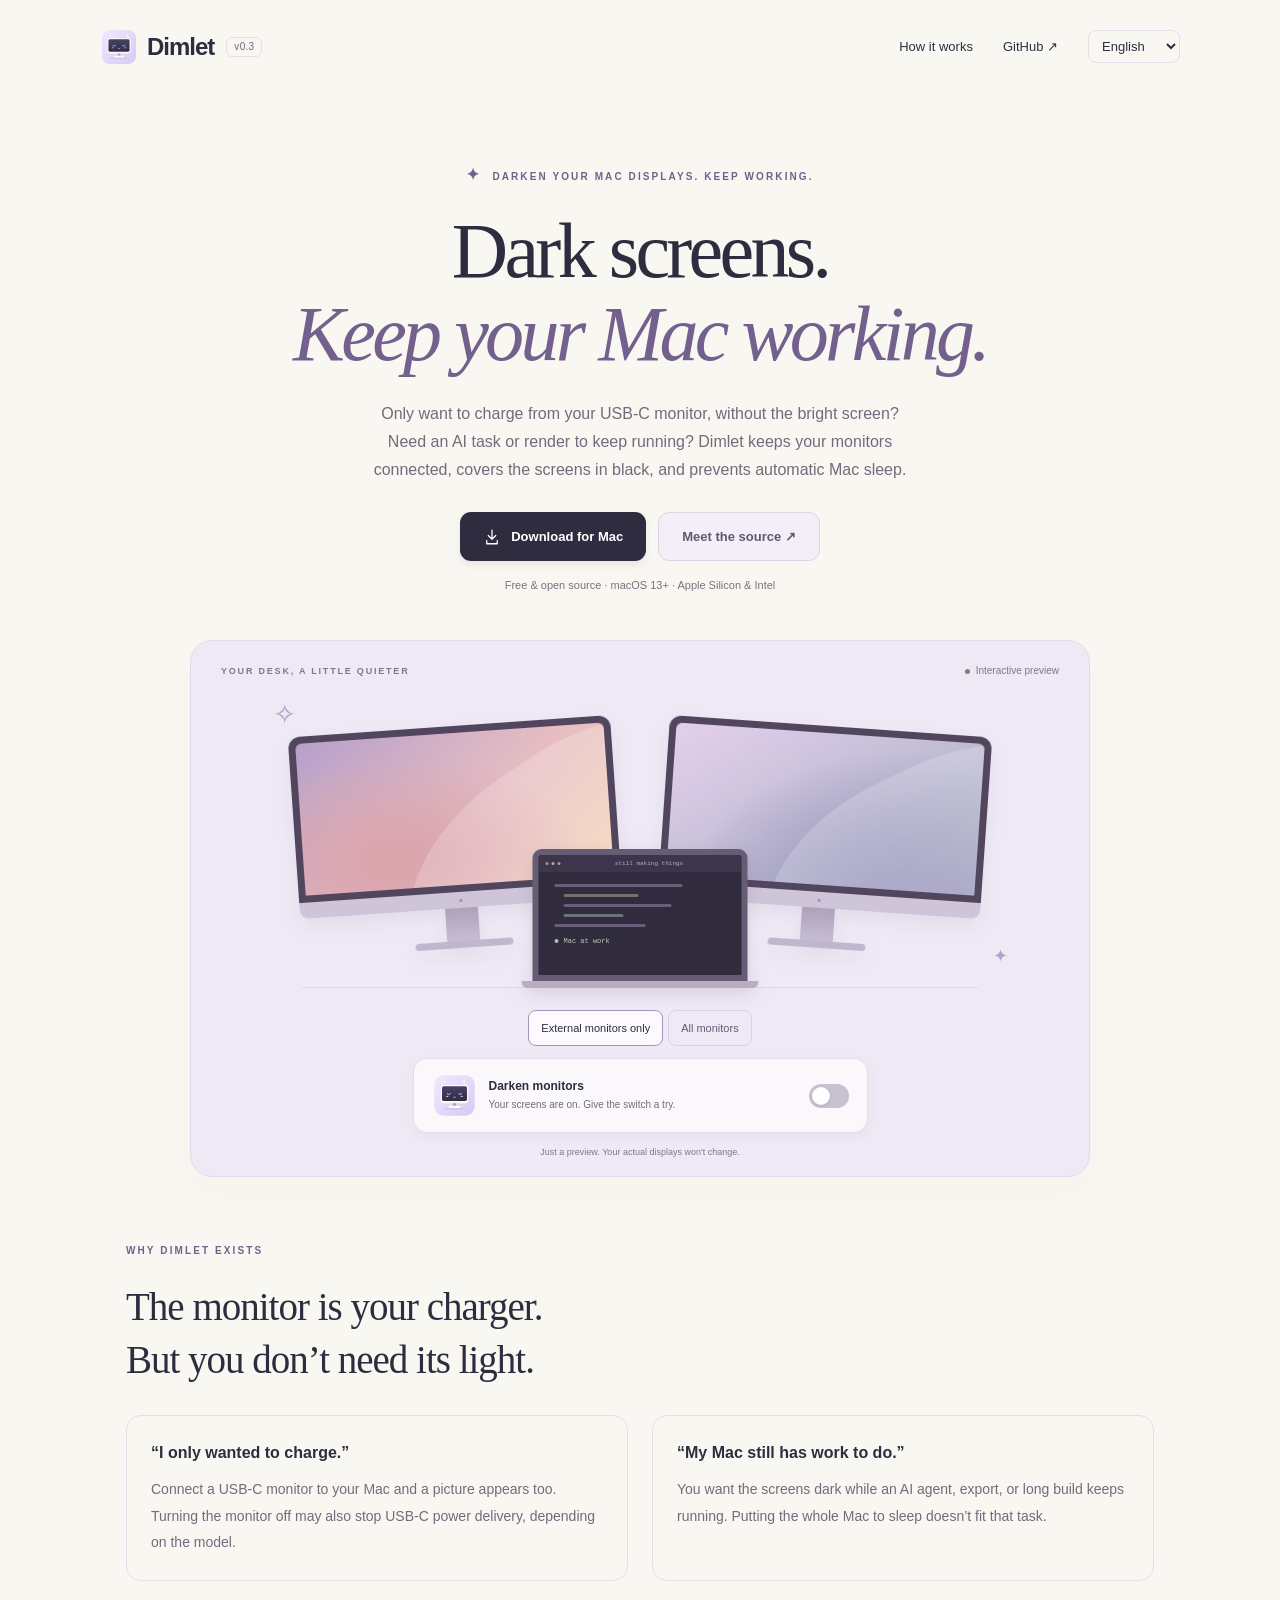
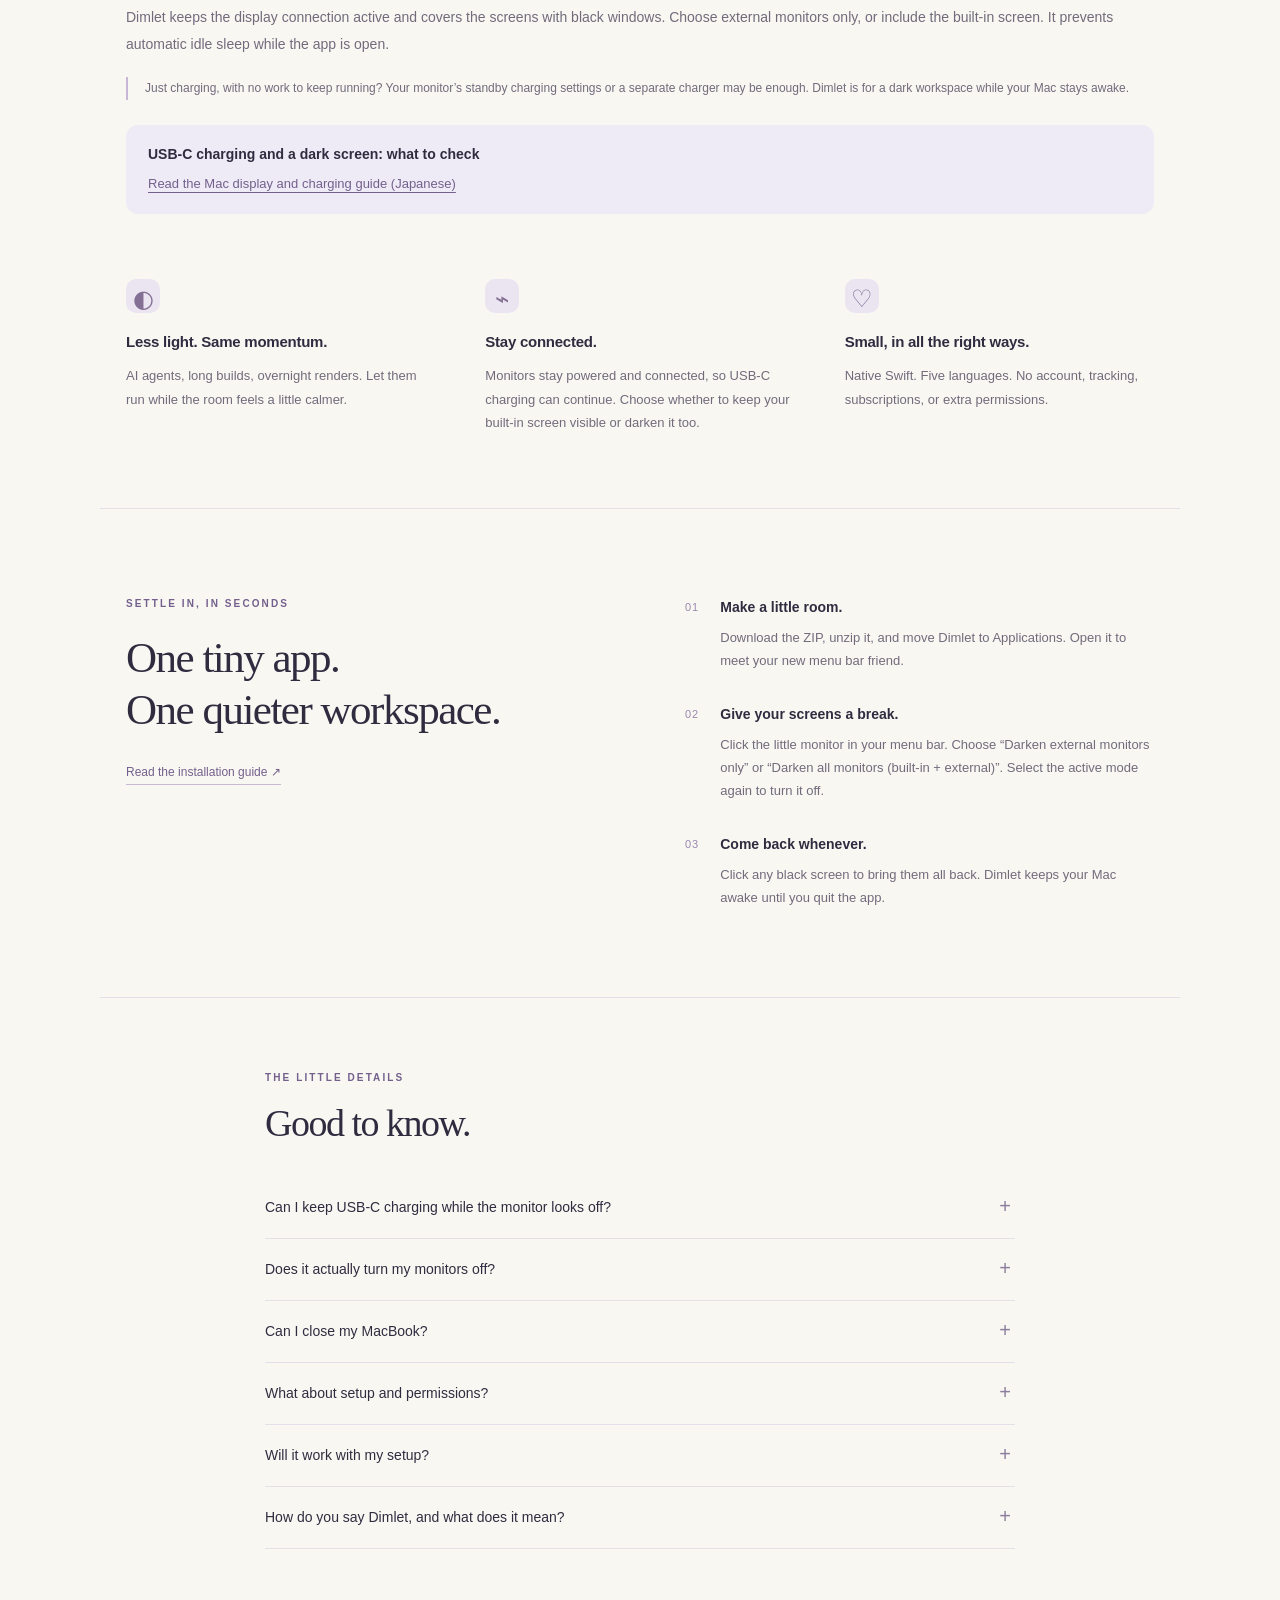
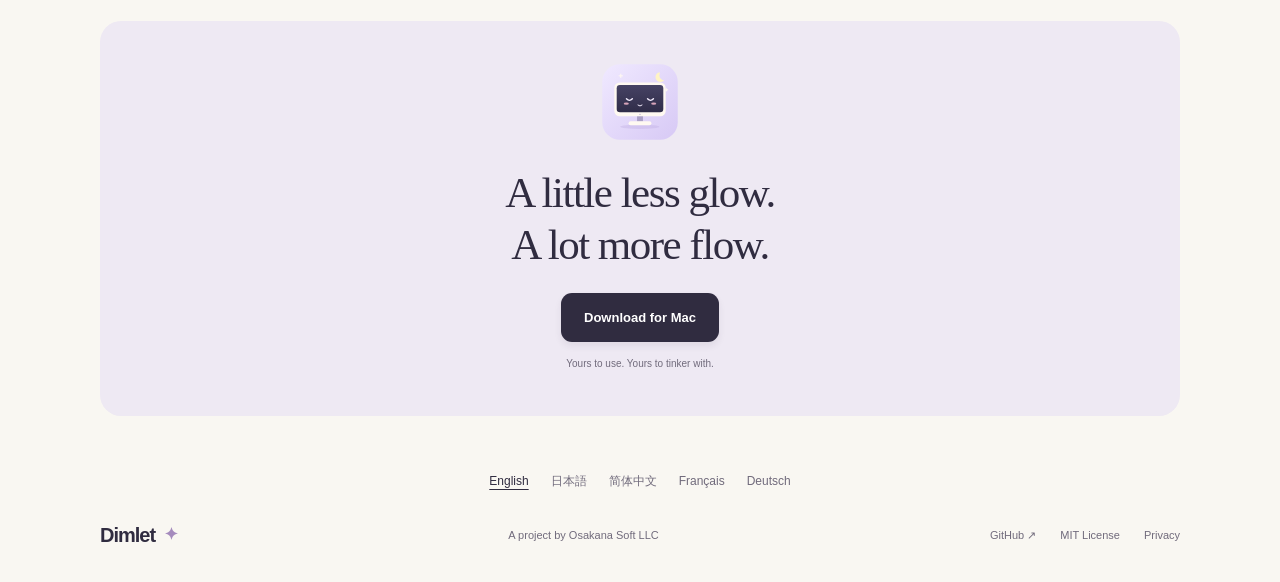
<file: site/index.html>
<!doctype html>
<html lang="en">
<head>
  <meta charset="utf-8">
  <meta name="viewport" content="width=device-width,initial-scale=1">
  <meta name="theme-color" content="#f9f7f2">
  <title>Darken Mac screens without sleep | USB-C charging &amp; AI tasks | Dimlet</title>
  <meta name="description" content="Only want to charge from your USB-C monitor, without the bright screen? Need an AI task or render to keep running? Dimlet keeps your monitors connected, covers the screens in black, and prevents automatic Mac sleep. Free &amp; open source · macOS 13+ · Apple Silicon &amp; Intel">
  <meta property="og:title" content="Darken Mac screens without sleep | USB-C charging &amp; AI tasks | Dimlet">
  <meta property="og:description" content="Only want to charge from your USB-C monitor, without the bright screen? Need an AI task or render to keep running? Dimlet keeps your monitors connected, covers the screens in black, and prevents automatic Mac sleep. Free &amp; open source · macOS 13+ · Apple Silicon &amp; Intel">
  <meta property="og:type" content="website">
  <meta property="og:url" content="https://osakanasoft.github.io/dimlet/">
  <meta property="og:image" content="https://osakanasoft.github.io/dimlet/assets/social-v2.png">
  <meta property="og:image:type" content="image/png">
  <meta property="og:image:width" content="1730">
  <meta property="og:image:height" content="909">
  <meta property="og:image:alt" content="Dimlet: Darken your screens. Keep your Mac working. A sleepy monitor mascot with a crescent moon.">
  <meta name="twitter:card" content="summary_large_image">
  <meta name="twitter:image" content="https://osakanasoft.github.io/dimlet/assets/social-v2.png">
  <meta name="twitter:image:alt" content="Dimlet: Darken your screens. Keep your Mac working. A sleepy monitor mascot with a crescent moon.">
  <link rel="canonical" href="https://osakanasoft.github.io/dimlet/">
  <link rel="alternate" hreflang="en" href="https://osakanasoft.github.io/dimlet/">
  <link rel="alternate" hreflang="ja" href="https://osakanasoft.github.io/dimlet/ja/">
  <link rel="alternate" hreflang="zh-Hans" href="https://osakanasoft.github.io/dimlet/zh-hans/">
  <link rel="alternate" hreflang="fr" href="https://osakanasoft.github.io/dimlet/fr/">
  <link rel="alternate" hreflang="de" href="https://osakanasoft.github.io/dimlet/de/">
  <link rel="alternate" hreflang="x-default" href="https://osakanasoft.github.io/dimlet/">
  <link rel="sitemap" type="application/xml" href="sitemap.xml">
  <script type="application/ld+json">{"@context": "https://schema.org", "@type": "SoftwareApplication", "name": "Dimlet", "url": "https://osakanasoft.github.io/dimlet/", "description": "Only want to charge from your USB-C monitor, without the bright screen? Need an AI task or render to keep running? Dimlet keeps your monitors connected, covers the screens in black, and prevents automatic Mac sleep. Free & open source · macOS 13+ · Apple Silicon & Intel", "operatingSystem": "macOS 13 or later", "applicationCategory": "UtilitiesApplication", "softwareVersion": "0.3.0", "inLanguage": "en", "license": "https://github.com/osakanasoft/dimlet/blob/main/LICENSE", "downloadUrl": "https://github.com/osakanasoft/dimlet/releases/download/v0.3.0/Dimlet-0.3.0-macos-universal.zip", "publisher": {"@type": "Organization", "name": "Osakana Soft LLC", "legalName": "合同会社おさかなソフト", "url": "https://osakanasoft.com/"}, "offers": {"@type": "Offer", "price": "0", "priceCurrency": "USD"}}</script>
  <link rel="icon" type="image/svg+xml" href="assets/icon.svg">
  <link rel="stylesheet" href="style.css?v=ff7a2ff2e688">
  <script src="app.js?v=02ac9027086e" defer></script>
</head>
<body>
<a class="skip" href="#main">Skip to content</a>
<header class="nav wrap">
  <a class="brand" href="./" aria-label="Dimlet home"><img src="assets/icon.svg" alt="" width="38" height="38">Dimlet<span class="version">v0.3</span></a>
  <nav aria-label="Main navigation">
    <a class="nav-how" href="#how" data-i18n="navHow">How it works</a>
    <a href="https://github.com/osakanasoft/dimlet">GitHub <span aria-hidden="true">↗</span></a>
    <label class="language"><span class="sr-only">Language</span><select id="language" aria-label="Language"><option value="en" data-url="./" selected>English</option><option value="ja" data-url="ja/">日本語</option><option value="zh-Hans" data-url="zh-hans/">简体中文</option><option value="fr" data-url="fr/">Français</option><option value="de" data-url="de/">Deutsch</option></select></label>
  </nav>
</header>
<main id="main">
  <section class="hero wrap">
    <p class="eyebrow"><span class="tiny-star" aria-hidden="true">✦</span> <span data-i18n="eyebrow">DARKEN YOUR MAC DISPLAYS. KEEP WORKING.</span></p>
    <h1><span data-i18n="headline1">Dark screens.</span><br><em data-i18n="headline2">Keep your Mac working.</em></h1>
    <p class="intro" data-i18n="intro">Only want to charge from your USB-C monitor, without the bright screen? Need an AI task or render to keep running? Dimlet keeps your monitors connected, covers the screens in black, and prevents automatic Mac sleep.</p>
    <div class="actions"><a class="button primary" href="https://github.com/osakanasoft/dimlet/releases/download/v0.3.0/Dimlet-0.3.0-macos-universal.zip"><svg aria-hidden="true" viewBox="0 0 24 24" width="18" height="18"><path d="M12 3v12m-5-5 5 5 5-5M5 17v4h14v-4" fill="none" stroke="currentColor" stroke-width="1.7" stroke-linecap="round" stroke-linejoin="round"/></svg><span data-i18n="download">Download for Mac</span></a><a class="button secondary" href="https://github.com/osakanasoft/dimlet" data-i18n="source">Meet the source ↗</a></div>
    <p class="compat" data-i18n="compat">Free &amp; open source · macOS 13+ · Apple Silicon &amp; Intel</p>

    <div class="demo" id="demo" data-blackout="false">
      <div class="demo-top"><span class="demo-label" data-i18n="desk">YOUR DESK, A LITTLE QUIETER</span><span class="live-label"><i></i><span data-i18n="live">Interactive preview</span></span></div>
      <div class="scene" aria-hidden="true">
        <span class="spark spark-one">✧</span><span class="spark spark-two">✦</span><span class="moon">☾</span>
        <div class="monitor monitor-left"><div class="monitor-screen"><div class="wallpaper wallpaper-one"></div><div class="sleep-face"><span>⌣ &nbsp; ⌣</span><b>ᴗ</b></div></div><div class="monitor-chin"><i></i></div><div class="stand"></div><div class="foot"></div></div>
        <div class="monitor monitor-right"><div class="monitor-screen"><div class="wallpaper wallpaper-two"></div><div class="sleep-face"><span>⌣ &nbsp; ⌣</span><b>ᴗ</b></div></div><div class="monitor-chin"><i></i></div><div class="stand"></div><div class="foot"></div></div>
        <div class="laptop"><div class="laptop-screen"><div class="editor-bar"><i></i><i></i><i></i><span>still making things</span></div><div class="editor-body"><span class="code-line"></span><span class="code-line"></span><span class="code-line"></span><span class="code-line"></span><span class="code-line"></span><div class="working"><i></i>Mac at work</div></div></div><div class="laptop-base"></div></div>
        <div class="desk-line"></div>
      </div>
      <div class="mode-picker" role="group" aria-label="Preview blackout mode"><button type="button" data-mode="externalOnly" aria-pressed="true" data-i18n="modeExternal">External monitors only</button><button type="button" data-mode="allDisplays" aria-pressed="false" data-i18n="modeAll">All monitors</button></div>
      <div class="demo-control"><img src="assets/icon.svg" alt="" width="45" height="45"><div><strong data-i18n="toggleTitle">Darken monitors</strong><span id="demo-status" data-off="Your screens are on. Give the switch a try." data-external="External screens resting. Your Mac, still working." data-all="All screens resting. Your Mac, still working." aria-live="polite" data-i18n="statusOff">Your screens are on. Give the switch a try.</span></div><button id="blackout-toggle" role="switch" aria-checked="false" aria-label="Darken monitors"><span></span></button></div>
      <p class="demo-note" data-i18n="demoNote">Just a preview. Your actual displays won&#x27;t change.</p>
    </div>
  </section>

  <section class="why wrap" id="why">
    <p class="eyebrow" data-i18n="whyEyebrow">WHY DIMLET EXISTS</p>
    <h2 data-i18n="whyTitle">The monitor is your charger.<br>But you don’t need its light.</h2>
    <div class="pain-grid"><article><h3 data-i18n="pain1Title">“I only wanted to charge.”</h3><p data-i18n="pain1">Connect a USB-C monitor to your Mac and a picture appears too. Turning the monitor off may also stop USB-C power delivery, depending on the model.</p></article><article><h3 data-i18n="pain2Title">“My Mac still has work to do.”</h3><p data-i18n="pain2">You want the screens dark while an AI agent, export, or long build keeps running. Putting the whole Mac to sleep doesn’t fit that task.</p></article></div>
    <p class="solution" data-i18n="solution">Dimlet keeps the display connection active and covers the screens with black windows. Choose external monitors only, or include the built-in screen. It prevents automatic idle sleep while the app is open.</p><p class="honest-note" data-i18n="honest">Just charging, with no work to keep running? Your monitor’s standby charging settings or a separate charger may be enough. Dimlet is for a dark workspace while your Mac stays awake.</p>
    <aside class="reading"><strong data-i18n="readingTitle">USB-C charging and a dark screen: what to check</strong><a href="ja/mac-usb-c-monitor-charging-screen-off/" data-i18n="readingLink">Read the Mac display and charging guide (Japanese)</a></aside>
  </section>
  <section class="benefits wrap" aria-label="Features">
    <article><span class="feature-icon" aria-hidden="true">◐</span><h2 data-i18n="feature1Title">Less light. Same momentum.</h2><p data-i18n="feature1">AI agents, long builds, overnight renders. Let them run while the room feels a little calmer.</p></article>
    <article><span class="feature-icon" aria-hidden="true">⌁</span><h2 data-i18n="feature2Title">Stay connected.</h2><p data-i18n="feature2">Monitors stay powered and connected, so USB-C charging can continue. Choose whether to keep your built-in screen visible or darken it too.</p></article>
    <article><span class="feature-icon" aria-hidden="true">♡</span><h2 data-i18n="feature3Title">Small, in all the right ways.</h2><p data-i18n="feature3">Native Swift. Five languages. No account, tracking, subscriptions, or extra permissions.</p></article>
  </section>

  <section class="how wrap" id="how">
    <div class="section-heading"><p class="eyebrow" data-i18n="howEyebrow">SETTLE IN, IN SECONDS</p><h2 data-i18n="howTitle">One tiny app.<br>One quieter workspace.</h2><a class="text-link" id="guide-link" href="https://github.com/osakanasoft/dimlet#install"><span data-i18n="guide">Read the installation guide</span> <span aria-hidden="true">↗</span></a></div>
    <ol class="steps"><li><span class="step-number">01</span><div><h3 data-i18n="step1Title">Make a little room.</h3><p data-i18n="step1">Download the ZIP, unzip it, and move Dimlet to Applications. Open it to meet your new menu bar friend.</p></div></li><li><span class="step-number">02</span><div><h3 data-i18n="step2Title">Give your screens a break.</h3><p data-i18n="step2">Click the little monitor in your menu bar. Choose “Darken external monitors only” or “Darken all monitors (built-in + external)”. Select the active mode again to turn it off.</p></div></li><li><span class="step-number">03</span><div><h3 data-i18n="step3Title">Come back whenever.</h3><p data-i18n="step3">Click any black screen to bring them all back. Dimlet keeps your Mac awake until you quit the app.</p></div></li></ol>
  </section>

  <section class="questions wrap" aria-labelledby="questions-title"><p class="eyebrow" data-i18n="faqEyebrow">THE LITTLE DETAILS</p><h2 id="questions-title" data-i18n="faqTitle">Good to know.</h2>
    <details><summary data-i18n="q5">Can I keep USB-C charging while the monitor looks off?</summary><p data-i18n="a5">Dimlet keeps the monitor powered and connected, so USB-C charging can continue if your hardware supports it. It makes the picture black; it does not disable the display signal or turn off the panel. Check your monitor’s power and standby charging settings first.</p></details>
    <details><summary data-i18n="q1">Does it actually turn my monitors off?</summary><p data-i18n="a1">No. Dimlet covers your chosen screens with black windows. Keep the monitors physically on. It doesn&#x27;t guarantee energy savings or a fully dark LCD backlight. USB-C charging depends on your hardware.</p></details>
    <details><summary data-i18n="q2">Can I close my MacBook?</summary><p data-i18n="a2">Keep the lid open. Dimlet prevents automatic idle sleep while it runs; it doesn&#x27;t override lid-close sleep, manual sleep, shutdown, or a depleted battery.</p></details>
    <details><summary data-i18n="q3">What about setup and permissions?</summary><p data-i18n="a3">No Accessibility, Screen Recording, or admin permissions are needed to run Dimlet. The current release isn&#x27;t Apple-notarized, so first launch may require System Settings → Privacy &amp; Security → Open Anyway. See the installation guide for details.</p></details>
    <details><summary data-i18n="q4">Will it work with my setup?</summary><p data-i18n="a4">Dimlet supports macOS 13+. External-only mode skips mirrored screens to protect the built-in display; all-monitors mode covers all available screen surfaces. Tested on an M4 MacBook Air; Intel and older macOS versions still need broader real-world testing. The app menu supports English, Japanese, Simplified Chinese, French, and German.</p></details>
    <details><summary data-i18n="nameQuestion">How do you say Dimlet, and what does it mean?</summary><p data-i18n="nameAnswer">Say “DIM-let.” The name combines “dim,” meaning to lower the light, with “-let,” a suffix for something small. A little tool to darken your screens.</p></details>
  </section>
  <section class="closing wrap"><img src="assets/icon.svg" alt="Dimlet's sleepy monitor mascot" width="84" height="84"><h2 data-i18n="closing">A little less glow.<br>A lot more flow.</h2><a class="button primary" href="https://github.com/osakanasoft/dimlet/releases/download/v0.3.0/Dimlet-0.3.0-macos-universal.zip" data-i18n="download">Download for Mac</a><span data-i18n="closingNote">Yours to use. Yours to tinker with.</span></section>
</main>
<nav class="locale-links wrap" aria-label="Language"><a href="./" lang="en" hreflang="en" aria-current="page">English</a> <a href="ja/" lang="ja" hreflang="ja">日本語</a> <a href="zh-hans/" lang="zh-Hans" hreflang="zh-Hans">简体中文</a> <a href="fr/" lang="fr" hreflang="fr">Français</a> <a href="de/" lang="de" hreflang="de">Deutsch</a></nav>
<footer class="wrap"><a class="brand" href="./">Dimlet <span aria-hidden="true">✦</span></a><p><a href="https://osakanasoft.com/" data-i18n="company">A project by Osakana Soft LLC</a></p><div><a href="https://github.com/osakanasoft/dimlet">GitHub ↗</a><a href="https://github.com/osakanasoft/dimlet/blob/main/LICENSE">MIT License</a><a href="privacy/" data-i18n="privacy">Privacy</a></div></footer>
</body>
</html>
</file>
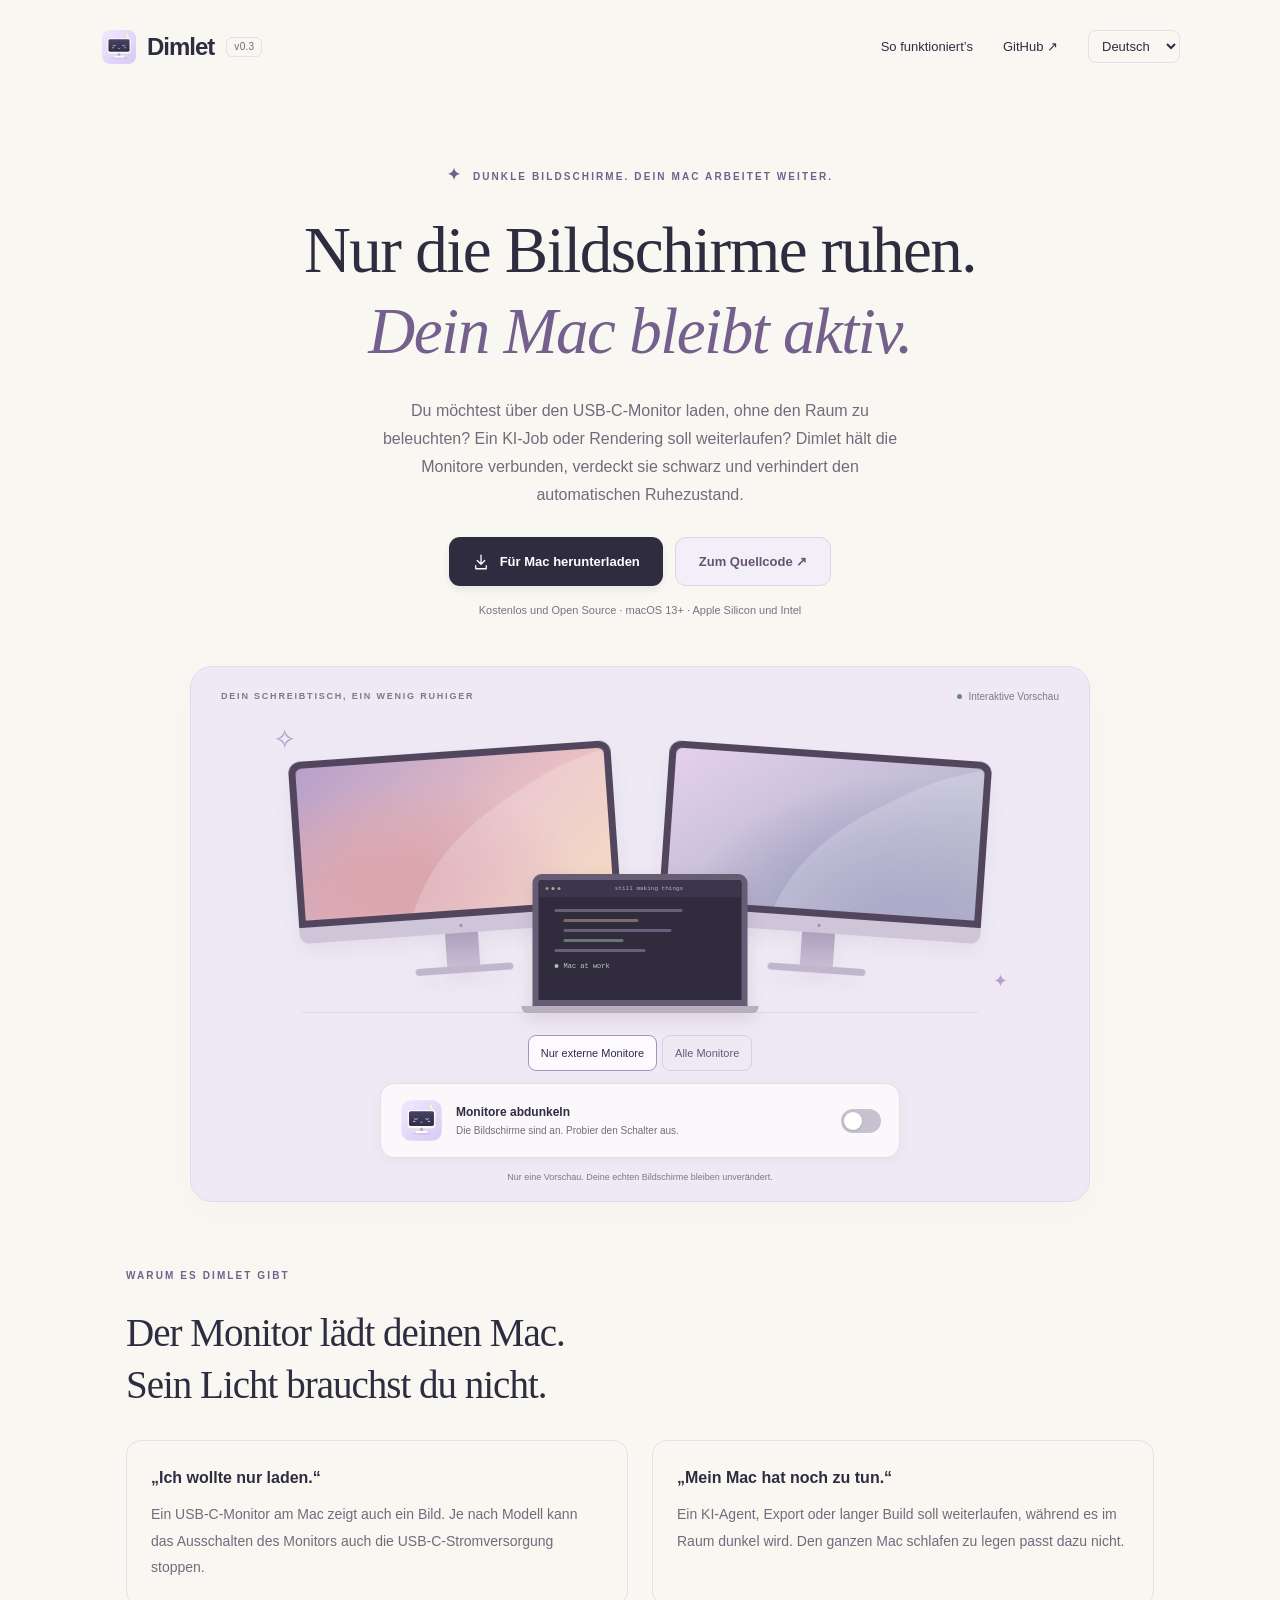
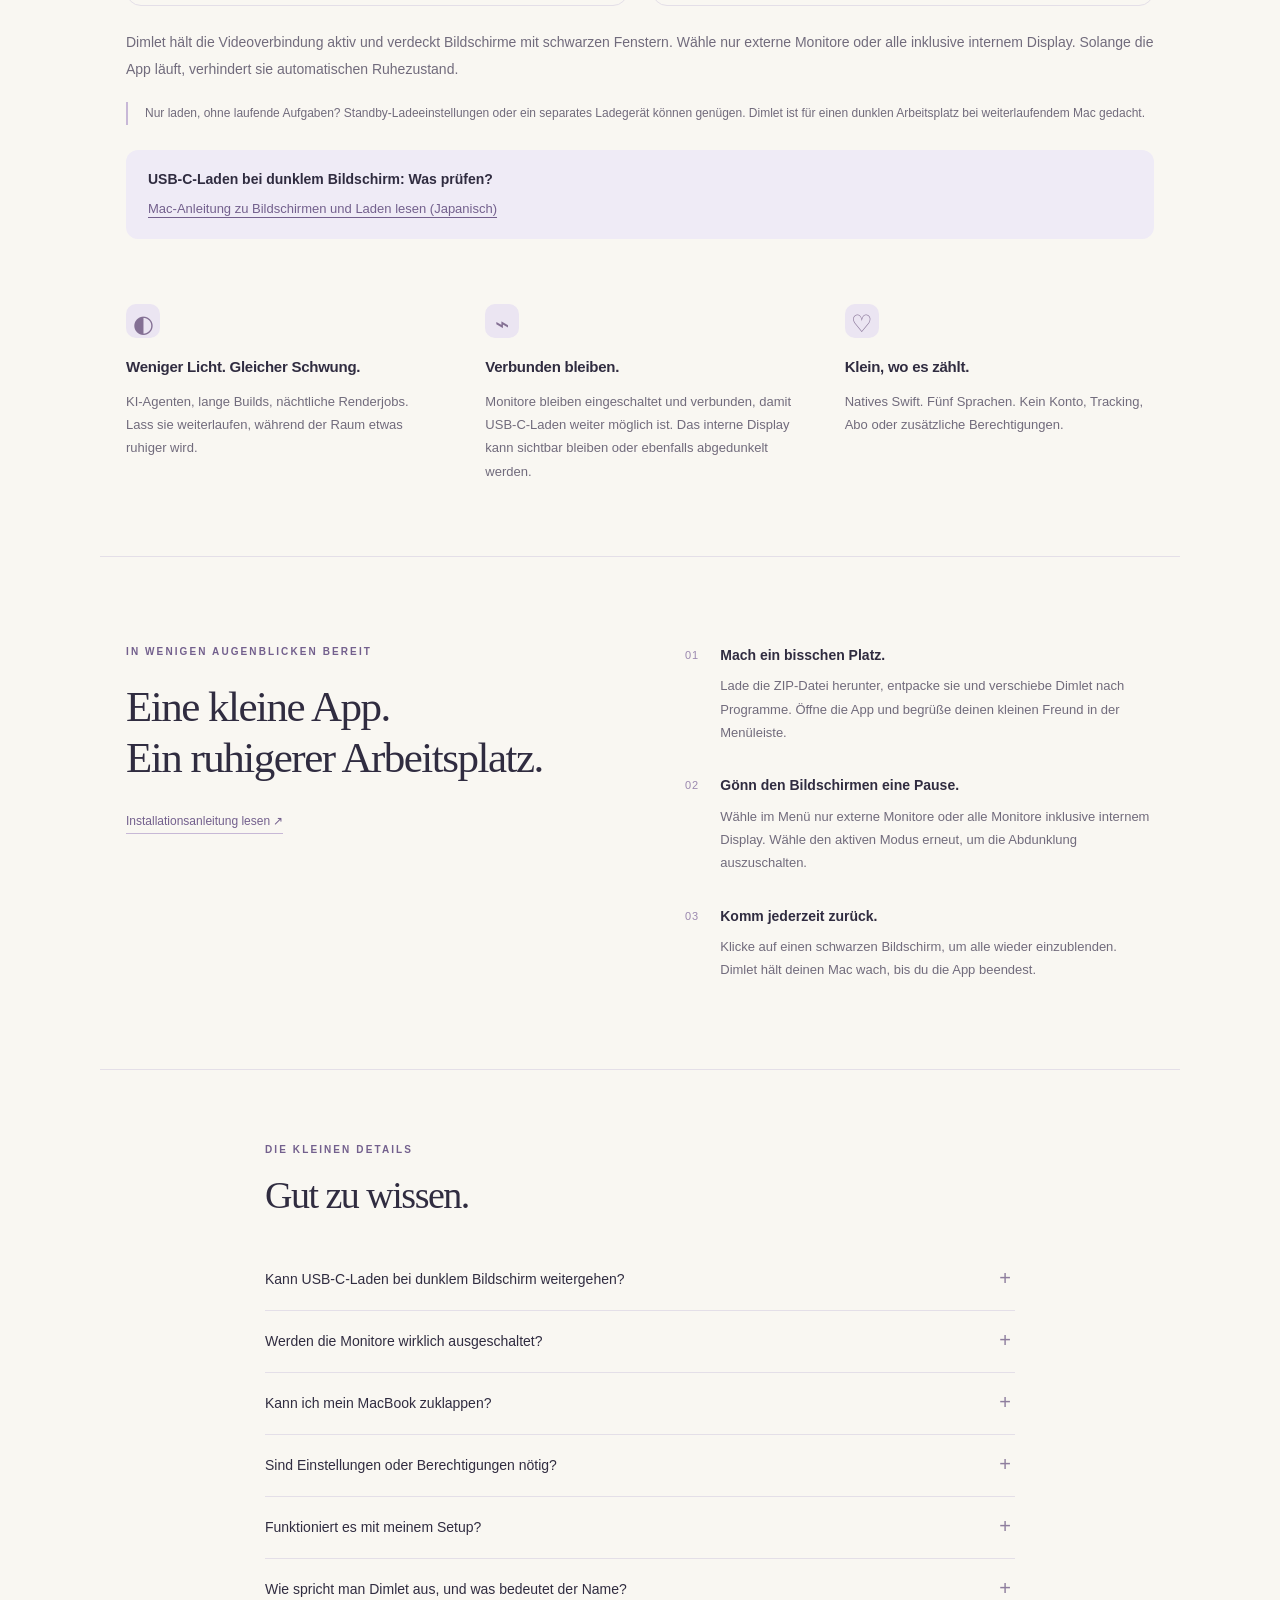
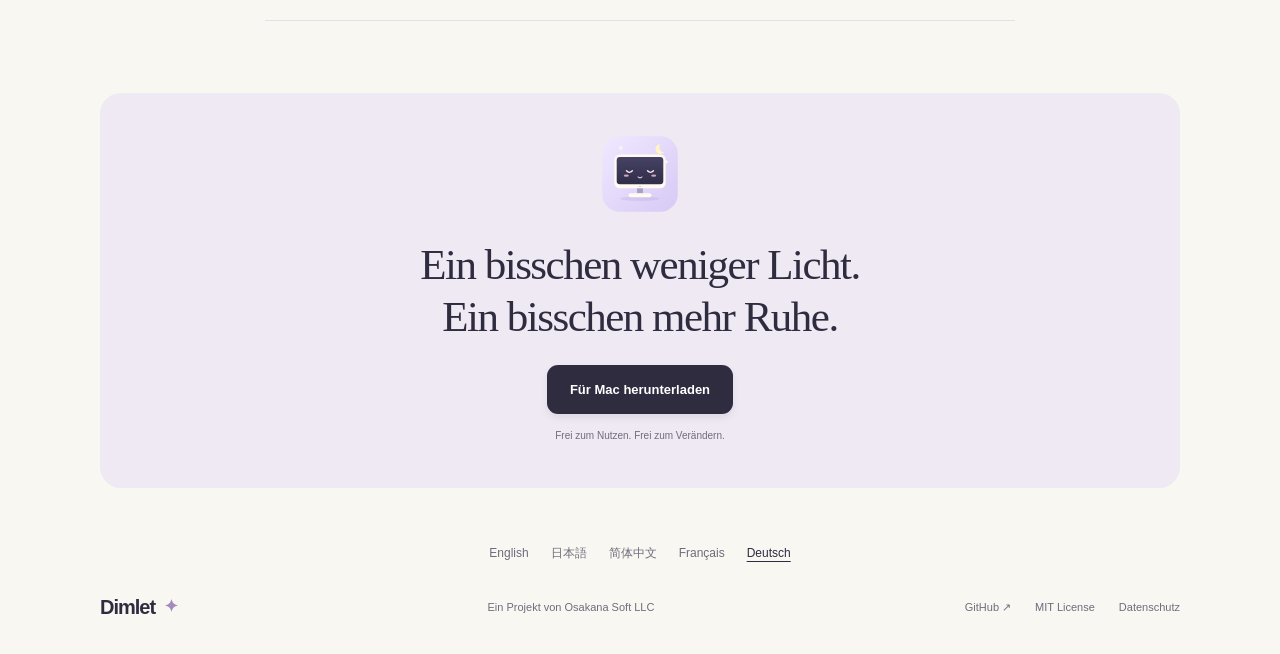
<file: site/de/index.html>
<!doctype html>
<html lang="de">
<head>
  <meta charset="utf-8">
  <meta name="viewport" content="width=device-width,initial-scale=1">
  <meta name="theme-color" content="#f9f7f2">
  <title>Mac-Bildschirme abdunkeln ohne Ruhezustand | Dimlet</title>
  <meta name="description" content="Du möchtest über den USB-C-Monitor laden, ohne den Raum zu beleuchten? Ein KI-Job oder Rendering soll weiterlaufen? Dimlet hält die Monitore verbunden, verdeckt sie schwarz und verhindert den automatischen Ruhezustand. Kostenlos und Open Source · macOS 13+ · Apple Silicon und Intel">
  <meta property="og:title" content="Mac-Bildschirme abdunkeln ohne Ruhezustand | Dimlet">
  <meta property="og:description" content="Du möchtest über den USB-C-Monitor laden, ohne den Raum zu beleuchten? Ein KI-Job oder Rendering soll weiterlaufen? Dimlet hält die Monitore verbunden, verdeckt sie schwarz und verhindert den automatischen Ruhezustand. Kostenlos und Open Source · macOS 13+ · Apple Silicon und Intel">
  <meta property="og:type" content="website">
  <meta property="og:url" content="https://osakanasoft.github.io/dimlet/de/">
  <meta property="og:image" content="https://osakanasoft.github.io/dimlet/assets/social-v2.png">
  <meta property="og:image:type" content="image/png">
  <meta property="og:image:width" content="1730">
  <meta property="og:image:height" content="909">
  <meta property="og:image:alt" content="Dimlet: Dunkle Bildschirme, dein Mac arbeitet weiter. Ein schläfriges Monitor-Maskottchen mit einer Mondsichel.">
  <meta name="twitter:card" content="summary_large_image">
  <meta name="twitter:image" content="https://osakanasoft.github.io/dimlet/assets/social-v2.png">
  <meta name="twitter:image:alt" content="Dimlet: Dunkle Bildschirme, dein Mac arbeitet weiter. Ein schläfriges Monitor-Maskottchen mit einer Mondsichel.">
  <link rel="canonical" href="https://osakanasoft.github.io/dimlet/de/">
  <link rel="alternate" hreflang="en" href="https://osakanasoft.github.io/dimlet/">
  <link rel="alternate" hreflang="ja" href="https://osakanasoft.github.io/dimlet/ja/">
  <link rel="alternate" hreflang="zh-Hans" href="https://osakanasoft.github.io/dimlet/zh-hans/">
  <link rel="alternate" hreflang="fr" href="https://osakanasoft.github.io/dimlet/fr/">
  <link rel="alternate" hreflang="de" href="https://osakanasoft.github.io/dimlet/de/">
  <link rel="alternate" hreflang="x-default" href="https://osakanasoft.github.io/dimlet/">
  <link rel="sitemap" type="application/xml" href="../sitemap.xml">
  <script type="application/ld+json">{"@context": "https://schema.org", "@type": "SoftwareApplication", "name": "Dimlet", "url": "https://osakanasoft.github.io/dimlet/de/", "description": "Du möchtest über den USB-C-Monitor laden, ohne den Raum zu beleuchten? Ein KI-Job oder Rendering soll weiterlaufen? Dimlet hält die Monitore verbunden, verdeckt sie schwarz und verhindert den automatischen Ruhezustand. Kostenlos und Open Source · macOS 13+ · Apple Silicon und Intel", "operatingSystem": "macOS 13 or later", "applicationCategory": "UtilitiesApplication", "softwareVersion": "0.3.0", "inLanguage": "de", "license": "https://github.com/osakanasoft/dimlet/blob/main/LICENSE", "downloadUrl": "https://github.com/osakanasoft/dimlet/releases/download/v0.3.0/Dimlet-0.3.0-macos-universal.zip", "publisher": {"@type": "Organization", "name": "Osakana Soft LLC", "legalName": "合同会社おさかなソフト", "url": "https://osakanasoft.com/"}, "offers": {"@type": "Offer", "price": "0", "priceCurrency": "USD"}}</script>
  <link rel="icon" type="image/svg+xml" href="../assets/icon.svg">
  <link rel="stylesheet" href="../style.css?v=ff7a2ff2e688">
  <script src="../app.js?v=02ac9027086e" defer></script>
</head>
<body>
<a class="skip" href="#main">Skip to content</a>
<header class="nav wrap">
  <a class="brand" href="../de/" aria-label="Dimlet home"><img src="../assets/icon.svg" alt="" width="38" height="38">Dimlet<span class="version">v0.3</span></a>
  <nav aria-label="Main navigation">
    <a class="nav-how" href="#how" data-i18n="navHow">So funktioniert’s</a>
    <a href="https://github.com/osakanasoft/dimlet">GitHub <span aria-hidden="true">↗</span></a>
    <label class="language"><span class="sr-only">Language</span><select id="language" aria-label="Language"><option value="en" data-url=".././">English</option><option value="ja" data-url="../ja/">日本語</option><option value="zh-Hans" data-url="../zh-hans/">简体中文</option><option value="fr" data-url="../fr/">Français</option><option value="de" data-url="../de/" selected>Deutsch</option></select></label>
  </nav>
</header>
<main id="main">
  <section class="hero wrap">
    <p class="eyebrow"><span class="tiny-star" aria-hidden="true">✦</span> <span data-i18n="eyebrow">DUNKLE BILDSCHIRME. DEIN MAC ARBEITET WEITER.</span></p>
    <h1><span data-i18n="headline1">Nur die Bildschirme ruhen.</span><br><em data-i18n="headline2">Dein Mac bleibt aktiv.</em></h1>
    <p class="intro" data-i18n="intro">Du möchtest über den USB-C-Monitor laden, ohne den Raum zu beleuchten? Ein KI-Job oder Rendering soll weiterlaufen? Dimlet hält die Monitore verbunden, verdeckt sie schwarz und verhindert den automatischen Ruhezustand.</p>
    <div class="actions"><a class="button primary" href="https://github.com/osakanasoft/dimlet/releases/download/v0.3.0/Dimlet-0.3.0-macos-universal.zip"><svg aria-hidden="true" viewBox="0 0 24 24" width="18" height="18"><path d="M12 3v12m-5-5 5 5 5-5M5 17v4h14v-4" fill="none" stroke="currentColor" stroke-width="1.7" stroke-linecap="round" stroke-linejoin="round"/></svg><span data-i18n="download">Für Mac herunterladen</span></a><a class="button secondary" href="https://github.com/osakanasoft/dimlet" data-i18n="source">Zum Quellcode ↗</a></div>
    <p class="compat" data-i18n="compat">Kostenlos und Open Source · macOS 13+ · Apple Silicon und Intel</p>

    <div class="demo" id="demo" data-blackout="false">
      <div class="demo-top"><span class="demo-label" data-i18n="desk">DEIN SCHREIBTISCH, EIN WENIG RUHIGER</span><span class="live-label"><i></i><span data-i18n="live">Interaktive Vorschau</span></span></div>
      <div class="scene" aria-hidden="true">
        <span class="spark spark-one">✧</span><span class="spark spark-two">✦</span><span class="moon">☾</span>
        <div class="monitor monitor-left"><div class="monitor-screen"><div class="wallpaper wallpaper-one"></div><div class="sleep-face"><span>⌣ &nbsp; ⌣</span><b>ᴗ</b></div></div><div class="monitor-chin"><i></i></div><div class="stand"></div><div class="foot"></div></div>
        <div class="monitor monitor-right"><div class="monitor-screen"><div class="wallpaper wallpaper-two"></div><div class="sleep-face"><span>⌣ &nbsp; ⌣</span><b>ᴗ</b></div></div><div class="monitor-chin"><i></i></div><div class="stand"></div><div class="foot"></div></div>
        <div class="laptop"><div class="laptop-screen"><div class="editor-bar"><i></i><i></i><i></i><span>still making things</span></div><div class="editor-body"><span class="code-line"></span><span class="code-line"></span><span class="code-line"></span><span class="code-line"></span><span class="code-line"></span><div class="working"><i></i>Mac at work</div></div></div><div class="laptop-base"></div></div>
        <div class="desk-line"></div>
      </div>
      <div class="mode-picker" role="group" aria-label="Preview blackout mode"><button type="button" data-mode="externalOnly" aria-pressed="true" data-i18n="modeExternal">Nur externe Monitore</button><button type="button" data-mode="allDisplays" aria-pressed="false" data-i18n="modeAll">Alle Monitore</button></div>
      <div class="demo-control"><img src="../assets/icon.svg" alt="" width="45" height="45"><div><strong data-i18n="toggleTitle">Monitore abdunkeln</strong><span id="demo-status" data-off="Die Bildschirme sind an. Probier den Schalter aus." data-external="Die Bildschirme ruhen. Der Mac arbeitet." data-all="Alle Bildschirme ruhen. Der Mac arbeitet." aria-live="polite" data-i18n="statusOff">Die Bildschirme sind an. Probier den Schalter aus.</span></div><button id="blackout-toggle" role="switch" aria-checked="false" aria-label="Monitore abdunkeln"><span></span></button></div>
      <p class="demo-note" data-i18n="demoNote">Nur eine Vorschau. Deine echten Bildschirme bleiben unverändert.</p>
    </div>
  </section>

  <section class="why wrap" id="why">
    <p class="eyebrow" data-i18n="whyEyebrow">WARUM ES DIMLET GIBT</p>
    <h2 data-i18n="whyTitle">Der Monitor lädt deinen Mac.<br>Sein Licht brauchst du nicht.</h2>
    <div class="pain-grid"><article><h3 data-i18n="pain1Title">„Ich wollte nur laden.“</h3><p data-i18n="pain1">Ein USB-C-Monitor am Mac zeigt auch ein Bild. Je nach Modell kann das Ausschalten des Monitors auch die USB-C-Stromversorgung stoppen.</p></article><article><h3 data-i18n="pain2Title">„Mein Mac hat noch zu tun.“</h3><p data-i18n="pain2">Ein KI-Agent, Export oder langer Build soll weiterlaufen, während es im Raum dunkel wird. Den ganzen Mac schlafen zu legen passt dazu nicht.</p></article></div>
    <p class="solution" data-i18n="solution">Dimlet hält die Videoverbindung aktiv und verdeckt Bildschirme mit schwarzen Fenstern. Wähle nur externe Monitore oder alle inklusive internem Display. Solange die App läuft, verhindert sie automatischen Ruhezustand.</p><p class="honest-note" data-i18n="honest">Nur laden, ohne laufende Aufgaben? Standby-Ladeeinstellungen oder ein separates Ladegerät können genügen. Dimlet ist für einen dunklen Arbeitsplatz bei weiterlaufendem Mac gedacht.</p>
    <aside class="reading"><strong data-i18n="readingTitle">USB-C-Laden bei dunklem Bildschirm: Was prüfen?</strong><a href="../ja/mac-usb-c-monitor-charging-screen-off/" data-i18n="readingLink">Mac-Anleitung zu Bildschirmen und Laden lesen (Japanisch)</a></aside>
  </section>
  <section class="benefits wrap" aria-label="Features">
    <article><span class="feature-icon" aria-hidden="true">◐</span><h2 data-i18n="feature1Title">Weniger Licht. Gleicher Schwung.</h2><p data-i18n="feature1">KI-Agenten, lange Builds, nächtliche Renderjobs. Lass sie weiterlaufen, während der Raum etwas ruhiger wird.</p></article>
    <article><span class="feature-icon" aria-hidden="true">⌁</span><h2 data-i18n="feature2Title">Verbunden bleiben.</h2><p data-i18n="feature2">Monitore bleiben eingeschaltet und verbunden, damit USB-C-Laden weiter möglich ist. Das interne Display kann sichtbar bleiben oder ebenfalls abgedunkelt werden.</p></article>
    <article><span class="feature-icon" aria-hidden="true">♡</span><h2 data-i18n="feature3Title">Klein, wo es zählt.</h2><p data-i18n="feature3">Natives Swift. Fünf Sprachen. Kein Konto, Tracking, Abo oder zusätzliche Berechtigungen.</p></article>
  </section>

  <section class="how wrap" id="how">
    <div class="section-heading"><p class="eyebrow" data-i18n="howEyebrow">IN WENIGEN AUGENBLICKEN BEREIT</p><h2 data-i18n="howTitle">Eine kleine App.<br>Ein ruhigerer Arbeitsplatz.</h2><a class="text-link" id="guide-link" href="https://github.com/osakanasoft/dimlet#install"><span data-i18n="guide">Installationsanleitung lesen</span> <span aria-hidden="true">↗</span></a></div>
    <ol class="steps"><li><span class="step-number">01</span><div><h3 data-i18n="step1Title">Mach ein bisschen Platz.</h3><p data-i18n="step1">Lade die ZIP-Datei herunter, entpacke sie und verschiebe Dimlet nach Programme. Öffne die App und begrüße deinen kleinen Freund in der Menüleiste.</p></div></li><li><span class="step-number">02</span><div><h3 data-i18n="step2Title">Gönn den Bildschirmen eine Pause.</h3><p data-i18n="step2">Wähle im Menü nur externe Monitore oder alle Monitore inklusive internem Display. Wähle den aktiven Modus erneut, um die Abdunklung auszuschalten.</p></div></li><li><span class="step-number">03</span><div><h3 data-i18n="step3Title">Komm jederzeit zurück.</h3><p data-i18n="step3">Klicke auf einen schwarzen Bildschirm, um alle wieder einzublenden. Dimlet hält deinen Mac wach, bis du die App beendest.</p></div></li></ol>
  </section>

  <section class="questions wrap" aria-labelledby="questions-title"><p class="eyebrow" data-i18n="faqEyebrow">DIE KLEINEN DETAILS</p><h2 id="questions-title" data-i18n="faqTitle">Gut zu wissen.</h2>
    <details><summary data-i18n="q5">Kann USB-C-Laden bei dunklem Bildschirm weitergehen?</summary><p data-i18n="a5">Dimlet hält den Monitor eingeschaltet und verbunden. Laden bleibt möglich, wenn die Hardware es unterstützt. Das Bild wird schwarz verdeckt; Videosignal und Panel werden nicht ausgeschaltet. Prüfe zuerst die Standby-Ladeeinstellungen.</p></details>
    <details><summary data-i18n="q1">Werden die Monitore wirklich ausgeschaltet?</summary><p data-i18n="a1">Nein. Dimlet verdeckt die gewählten Bildschirme mit schwarzen Fenstern. Lass die Monitore eingeschaltet. Energieeinsparungen oder eine dunkle LCD-Hintergrundbeleuchtung sind nicht garantiert. USB-C-Laden hängt von der Hardware ab.</p></details>
    <details><summary data-i18n="q2">Kann ich mein MacBook zuklappen?</summary><p data-i18n="a2">Lass den Deckel offen. Dimlet verhindert während der Laufzeit den automatischen Ruhezustand, aber nicht den Ruhezustand beim Zuklappen, manuell ausgelösten Ruhezustand, das Ausschalten oder einen leeren Akku.</p></details>
    <details><summary data-i18n="q3">Sind Einstellungen oder Berechtigungen nötig?</summary><p data-i18n="a3">Zum Ausführen sind keine Bedienungshilfen-, Bildschirmaufnahme- oder Administratorrechte nötig. Die aktuelle Version ist nicht von Apple notarisiert. Beim ersten Start kann Systemeinstellungen → Datenschutz &amp; Sicherheit → Dennoch öffnen erforderlich sein. Details stehen in der Installationsanleitung.</p></details>
    <details><summary data-i18n="q4">Funktioniert es mit meinem Setup?</summary><p data-i18n="a4">Ab macOS 13. Der externe Modus lässt gespiegelte Displays aus; der Modus für alle Monitore schließt das interne Display ein. Getestet auf M4 MacBook Air. Intel und ältere macOS-Versionen benötigen weitere Praxistests. Fünf Sprachen: Englisch, Japanisch, vereinfachtes Chinesisch, Französisch und Deutsch.</p></details>
    <details><summary data-i18n="nameQuestion">Wie spricht man Dimlet aus, und was bedeutet der Name?</summary><p data-i18n="nameAnswer">Dimlet wird „Dim-let“ ausgesprochen. Der Name verbindet „dim“, englisch für „abdunkeln“, mit „-let“, einer Endung für etwas Kleines. Ein kleines Werkzeug, das deine Bildschirme abdunkelt.</p></details>
  </section>
  <section class="closing wrap"><img src="../assets/icon.svg" alt="Dimlet's sleepy monitor mascot" width="84" height="84"><h2 data-i18n="closing">Ein bisschen weniger Licht.<br>Ein bisschen mehr Ruhe.</h2><a class="button primary" href="https://github.com/osakanasoft/dimlet/releases/download/v0.3.0/Dimlet-0.3.0-macos-universal.zip" data-i18n="download">Für Mac herunterladen</a><span data-i18n="closingNote">Frei zum Nutzen. Frei zum Verändern.</span></section>
</main>
<nav class="locale-links wrap" aria-label="Language"><a href=".././" lang="en" hreflang="en">English</a> <a href="../ja/" lang="ja" hreflang="ja">日本語</a> <a href="../zh-hans/" lang="zh-Hans" hreflang="zh-Hans">简体中文</a> <a href="../fr/" lang="fr" hreflang="fr">Français</a> <a href="../de/" lang="de" hreflang="de" aria-current="page">Deutsch</a></nav>
<footer class="wrap"><a class="brand" href="../de/">Dimlet <span aria-hidden="true">✦</span></a><p><a href="https://osakanasoft.com/" data-i18n="company">Ein Projekt von Osakana Soft LLC</a></p><div><a href="https://github.com/osakanasoft/dimlet">GitHub ↗</a><a href="https://github.com/osakanasoft/dimlet/blob/main/LICENSE">MIT License</a><a href="../privacy/" data-i18n="privacy">Datenschutz</a></div></footer>
</body>
</html>
</file>
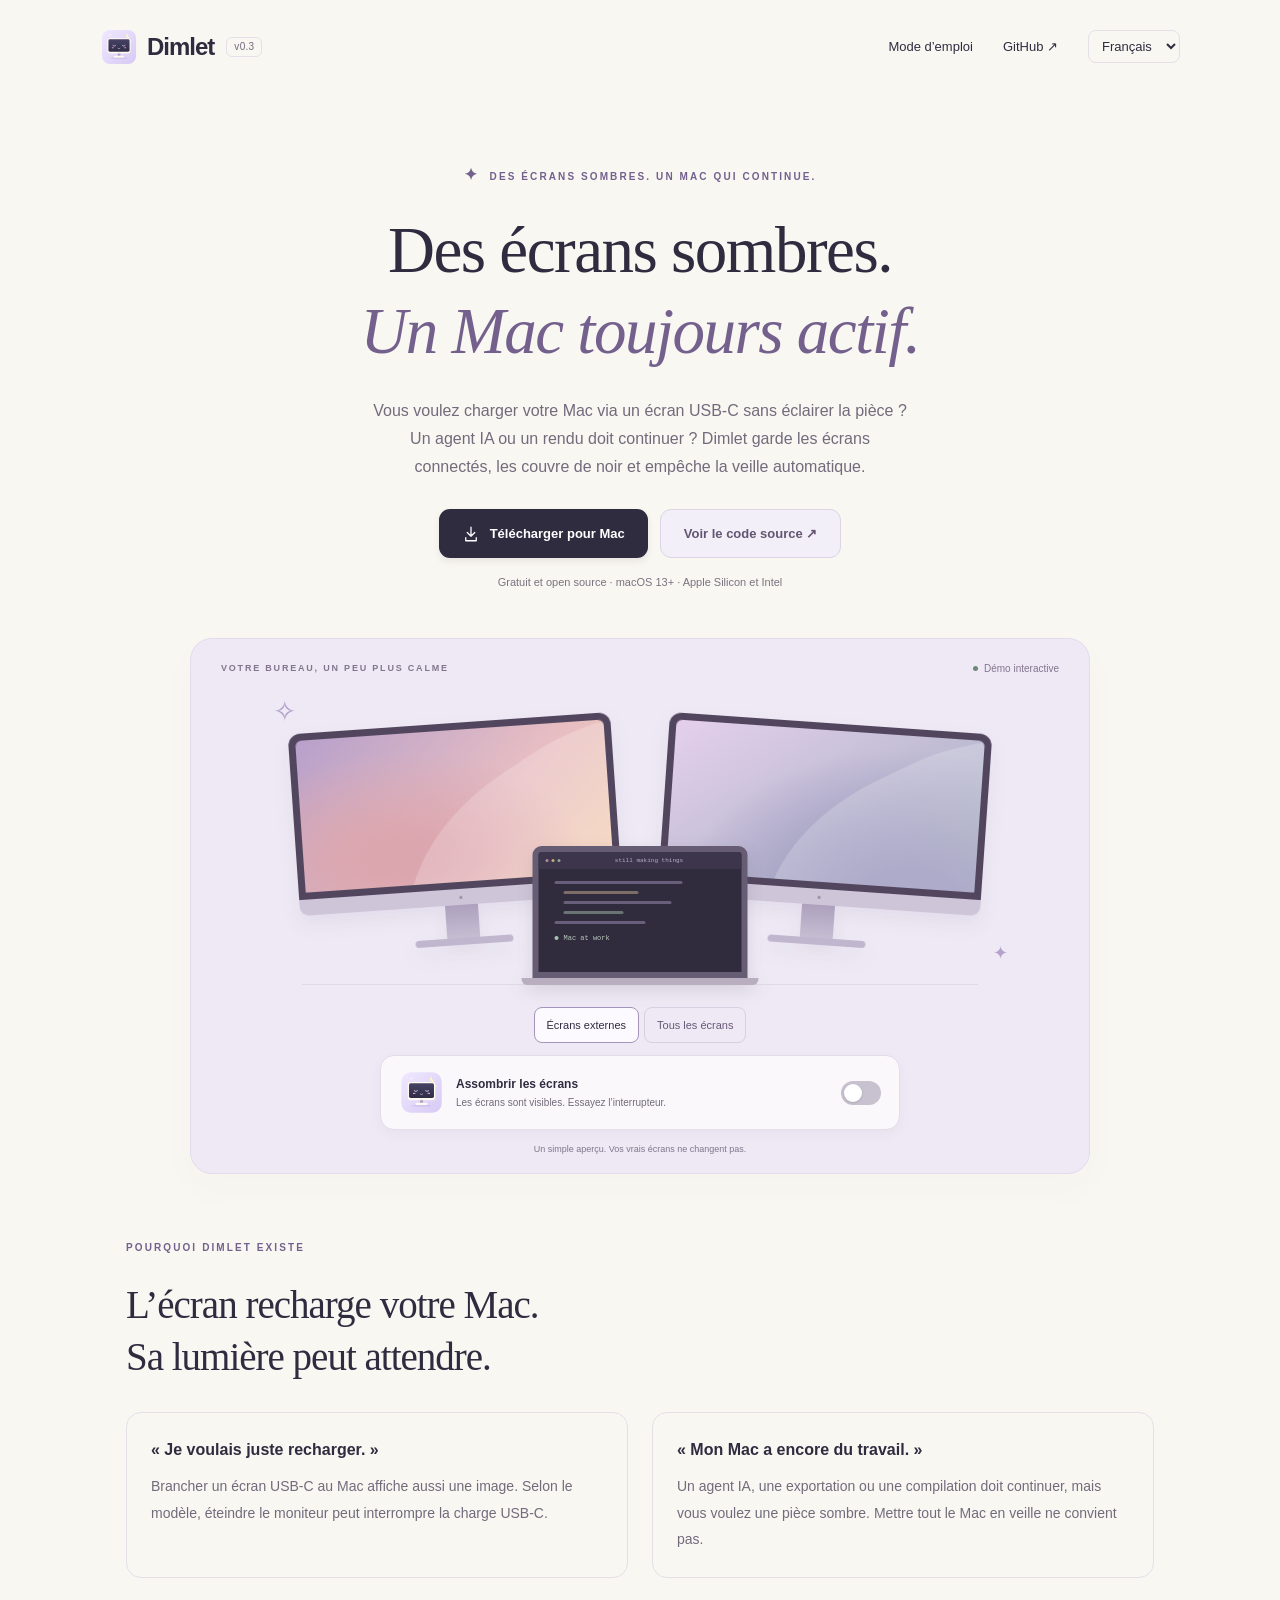
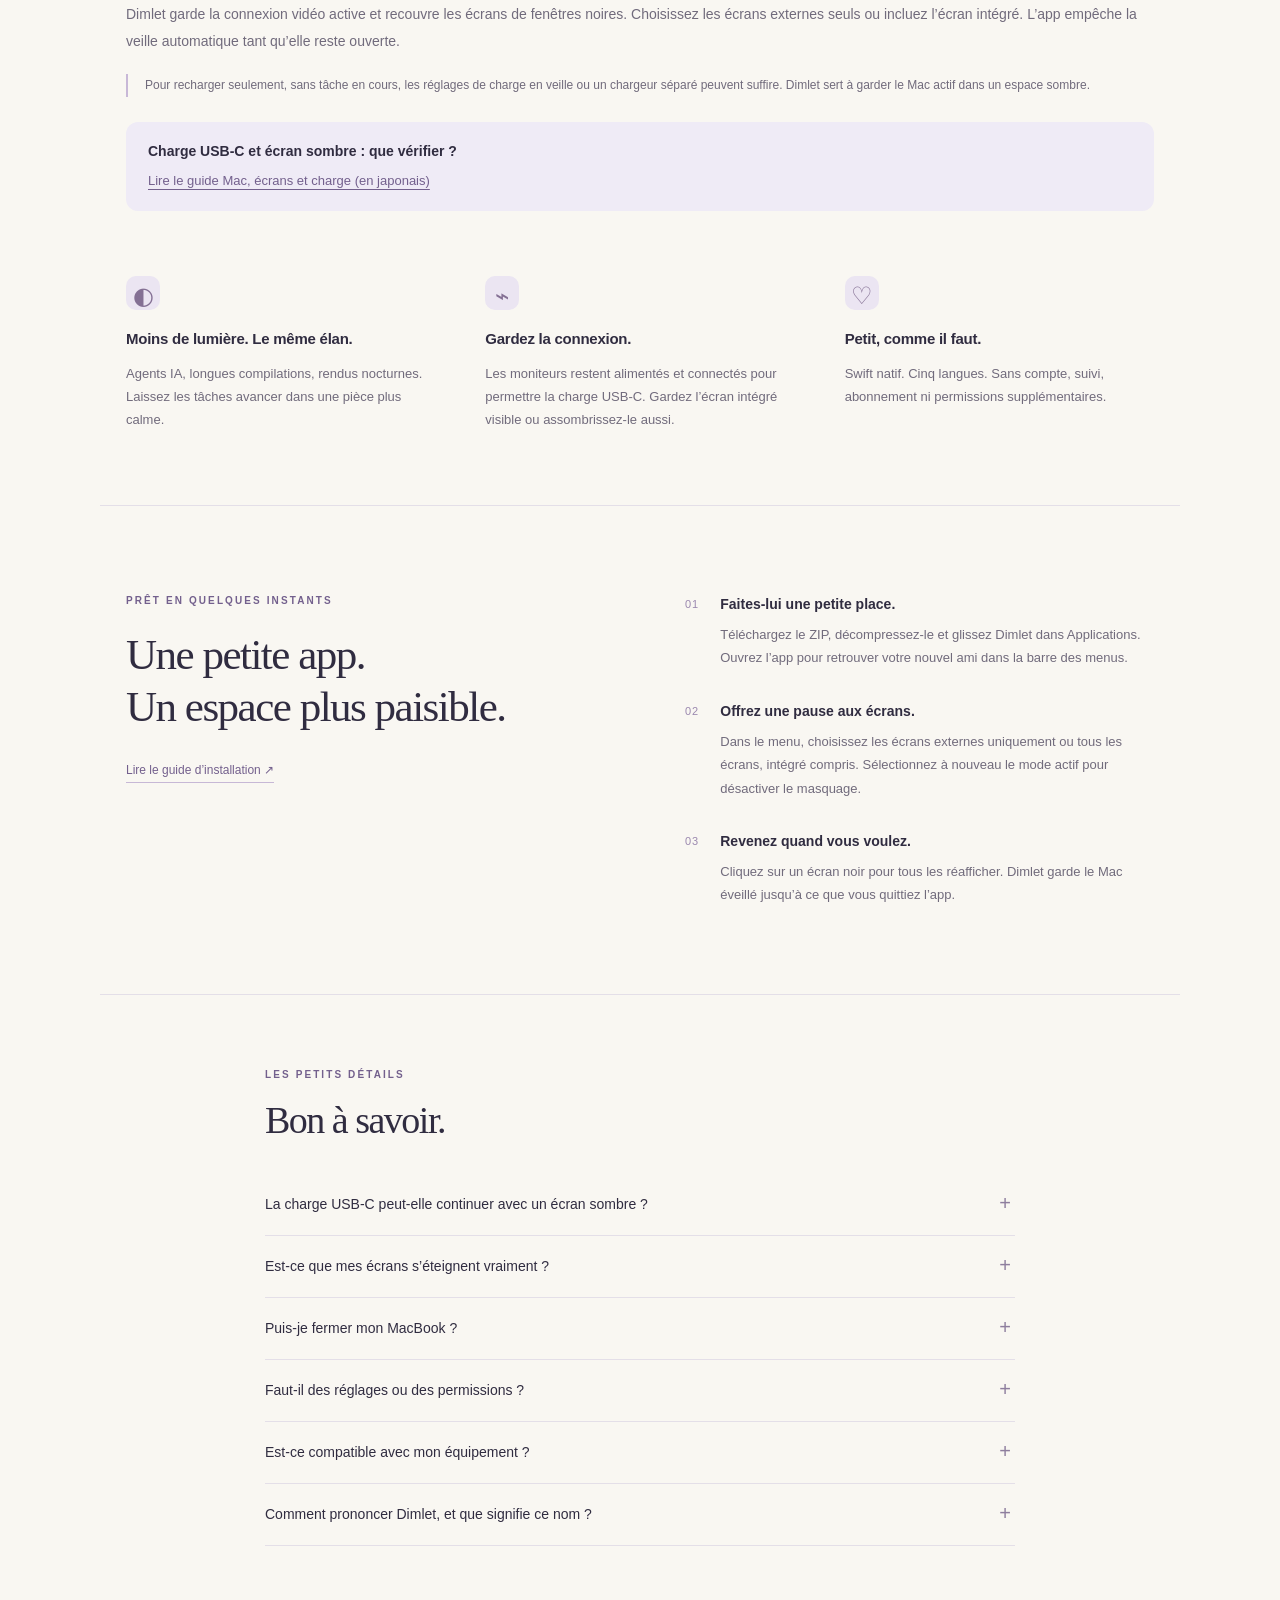
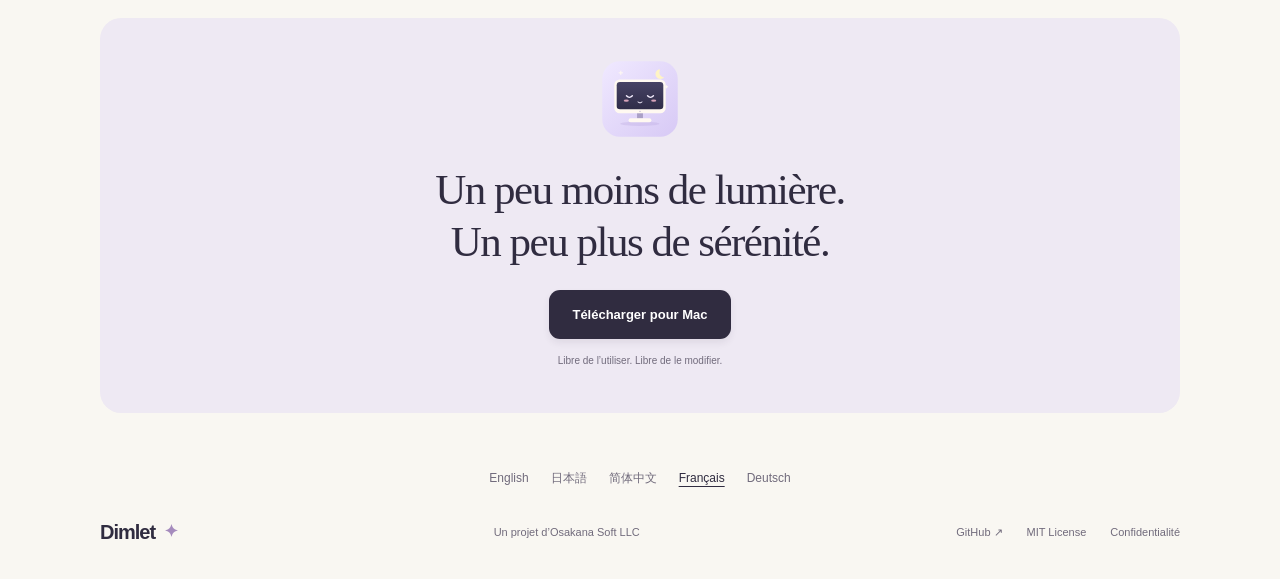
<file: site/fr/index.html>
<!doctype html>
<html lang="fr">
<head>
  <meta charset="utf-8">
  <meta name="viewport" content="width=device-width,initial-scale=1">
  <meta name="theme-color" content="#f9f7f2">
  <title>Assombrir les écrans du Mac sans mise en veille | Dimlet</title>
  <meta name="description" content="Vous voulez charger votre Mac via un écran USB-C sans éclairer la pièce ? Un agent IA ou un rendu doit continuer ? Dimlet garde les écrans connectés, les couvre de noir et empêche la veille automatique. Gratuit et open source · macOS 13+ · Apple Silicon et Intel">
  <meta property="og:title" content="Assombrir les écrans du Mac sans mise en veille | Dimlet">
  <meta property="og:description" content="Vous voulez charger votre Mac via un écran USB-C sans éclairer la pièce ? Un agent IA ou un rendu doit continuer ? Dimlet garde les écrans connectés, les couvre de noir et empêche la veille automatique. Gratuit et open source · macOS 13+ · Apple Silicon et Intel">
  <meta property="og:type" content="website">
  <meta property="og:url" content="https://osakanasoft.github.io/dimlet/fr/">
  <meta property="og:image" content="https://osakanasoft.github.io/dimlet/assets/social-v2.png">
  <meta property="og:image:type" content="image/png">
  <meta property="og:image:width" content="1730">
  <meta property="og:image:height" content="909">
  <meta property="og:image:alt" content="Dimlet : assombrissez vos écrans, votre Mac continue de travailler. Une mascotte en forme de moniteur endormi et un croissant de lune.">
  <meta name="twitter:card" content="summary_large_image">
  <meta name="twitter:image" content="https://osakanasoft.github.io/dimlet/assets/social-v2.png">
  <meta name="twitter:image:alt" content="Dimlet : assombrissez vos écrans, votre Mac continue de travailler. Une mascotte en forme de moniteur endormi et un croissant de lune.">
  <link rel="canonical" href="https://osakanasoft.github.io/dimlet/fr/">
  <link rel="alternate" hreflang="en" href="https://osakanasoft.github.io/dimlet/">
  <link rel="alternate" hreflang="ja" href="https://osakanasoft.github.io/dimlet/ja/">
  <link rel="alternate" hreflang="zh-Hans" href="https://osakanasoft.github.io/dimlet/zh-hans/">
  <link rel="alternate" hreflang="fr" href="https://osakanasoft.github.io/dimlet/fr/">
  <link rel="alternate" hreflang="de" href="https://osakanasoft.github.io/dimlet/de/">
  <link rel="alternate" hreflang="x-default" href="https://osakanasoft.github.io/dimlet/">
  <link rel="sitemap" type="application/xml" href="../sitemap.xml">
  <script type="application/ld+json">{"@context": "https://schema.org", "@type": "SoftwareApplication", "name": "Dimlet", "url": "https://osakanasoft.github.io/dimlet/fr/", "description": "Vous voulez charger votre Mac via un écran USB-C sans éclairer la pièce ? Un agent IA ou un rendu doit continuer ? Dimlet garde les écrans connectés, les couvre de noir et empêche la veille automatique. Gratuit et open source · macOS 13+ · Apple Silicon et Intel", "operatingSystem": "macOS 13 or later", "applicationCategory": "UtilitiesApplication", "softwareVersion": "0.3.0", "inLanguage": "fr", "license": "https://github.com/osakanasoft/dimlet/blob/main/LICENSE", "downloadUrl": "https://github.com/osakanasoft/dimlet/releases/download/v0.3.0/Dimlet-0.3.0-macos-universal.zip", "publisher": {"@type": "Organization", "name": "Osakana Soft LLC", "legalName": "合同会社おさかなソフト", "url": "https://osakanasoft.com/"}, "offers": {"@type": "Offer", "price": "0", "priceCurrency": "USD"}}</script>
  <link rel="icon" type="image/svg+xml" href="../assets/icon.svg">
  <link rel="stylesheet" href="../style.css?v=ff7a2ff2e688">
  <script src="../app.js?v=02ac9027086e" defer></script>
</head>
<body>
<a class="skip" href="#main">Skip to content</a>
<header class="nav wrap">
  <a class="brand" href="../fr/" aria-label="Dimlet home"><img src="../assets/icon.svg" alt="" width="38" height="38">Dimlet<span class="version">v0.3</span></a>
  <nav aria-label="Main navigation">
    <a class="nav-how" href="#how" data-i18n="navHow">Mode d’emploi</a>
    <a href="https://github.com/osakanasoft/dimlet">GitHub <span aria-hidden="true">↗</span></a>
    <label class="language"><span class="sr-only">Language</span><select id="language" aria-label="Language"><option value="en" data-url=".././">English</option><option value="ja" data-url="../ja/">日本語</option><option value="zh-Hans" data-url="../zh-hans/">简体中文</option><option value="fr" data-url="../fr/" selected>Français</option><option value="de" data-url="../de/">Deutsch</option></select></label>
  </nav>
</header>
<main id="main">
  <section class="hero wrap">
    <p class="eyebrow"><span class="tiny-star" aria-hidden="true">✦</span> <span data-i18n="eyebrow">DES ÉCRANS SOMBRES. UN MAC QUI CONTINUE.</span></p>
    <h1><span data-i18n="headline1">Des écrans sombres.</span><br><em data-i18n="headline2">Un Mac toujours actif.</em></h1>
    <p class="intro" data-i18n="intro">Vous voulez charger votre Mac via un écran USB-C sans éclairer la pièce ? Un agent IA ou un rendu doit continuer ? Dimlet garde les écrans connectés, les couvre de noir et empêche la veille automatique.</p>
    <div class="actions"><a class="button primary" href="https://github.com/osakanasoft/dimlet/releases/download/v0.3.0/Dimlet-0.3.0-macos-universal.zip"><svg aria-hidden="true" viewBox="0 0 24 24" width="18" height="18"><path d="M12 3v12m-5-5 5 5 5-5M5 17v4h14v-4" fill="none" stroke="currentColor" stroke-width="1.7" stroke-linecap="round" stroke-linejoin="round"/></svg><span data-i18n="download">Télécharger pour Mac</span></a><a class="button secondary" href="https://github.com/osakanasoft/dimlet" data-i18n="source">Voir le code source ↗</a></div>
    <p class="compat" data-i18n="compat">Gratuit et open source · macOS 13+ · Apple Silicon et Intel</p>

    <div class="demo" id="demo" data-blackout="false">
      <div class="demo-top"><span class="demo-label" data-i18n="desk">VOTRE BUREAU, UN PEU PLUS CALME</span><span class="live-label"><i></i><span data-i18n="live">Démo interactive</span></span></div>
      <div class="scene" aria-hidden="true">
        <span class="spark spark-one">✧</span><span class="spark spark-two">✦</span><span class="moon">☾</span>
        <div class="monitor monitor-left"><div class="monitor-screen"><div class="wallpaper wallpaper-one"></div><div class="sleep-face"><span>⌣ &nbsp; ⌣</span><b>ᴗ</b></div></div><div class="monitor-chin"><i></i></div><div class="stand"></div><div class="foot"></div></div>
        <div class="monitor monitor-right"><div class="monitor-screen"><div class="wallpaper wallpaper-two"></div><div class="sleep-face"><span>⌣ &nbsp; ⌣</span><b>ᴗ</b></div></div><div class="monitor-chin"><i></i></div><div class="stand"></div><div class="foot"></div></div>
        <div class="laptop"><div class="laptop-screen"><div class="editor-bar"><i></i><i></i><i></i><span>still making things</span></div><div class="editor-body"><span class="code-line"></span><span class="code-line"></span><span class="code-line"></span><span class="code-line"></span><span class="code-line"></span><div class="working"><i></i>Mac at work</div></div></div><div class="laptop-base"></div></div>
        <div class="desk-line"></div>
      </div>
      <div class="mode-picker" role="group" aria-label="Preview blackout mode"><button type="button" data-mode="externalOnly" aria-pressed="true" data-i18n="modeExternal">Écrans externes</button><button type="button" data-mode="allDisplays" aria-pressed="false" data-i18n="modeAll">Tous les écrans</button></div>
      <div class="demo-control"><img src="../assets/icon.svg" alt="" width="45" height="45"><div><strong data-i18n="toggleTitle">Assombrir les écrans</strong><span id="demo-status" data-off="Les écrans sont visibles. Essayez l’interrupteur." data-external="Les écrans se reposent. Le Mac travaille." data-all="Tous les écrans se reposent. Le Mac travaille." aria-live="polite" data-i18n="statusOff">Les écrans sont visibles. Essayez l’interrupteur.</span></div><button id="blackout-toggle" role="switch" aria-checked="false" aria-label="Assombrir les écrans"><span></span></button></div>
      <p class="demo-note" data-i18n="demoNote">Un simple aperçu. Vos vrais écrans ne changent pas.</p>
    </div>
  </section>

  <section class="why wrap" id="why">
    <p class="eyebrow" data-i18n="whyEyebrow">POURQUOI DIMLET EXISTE</p>
    <h2 data-i18n="whyTitle">L’écran recharge votre Mac.<br>Sa lumière peut attendre.</h2>
    <div class="pain-grid"><article><h3 data-i18n="pain1Title">« Je voulais juste recharger. »</h3><p data-i18n="pain1">Brancher un écran USB-C au Mac affiche aussi une image. Selon le modèle, éteindre le moniteur peut interrompre la charge USB-C.</p></article><article><h3 data-i18n="pain2Title">« Mon Mac a encore du travail. »</h3><p data-i18n="pain2">Un agent IA, une exportation ou une compilation doit continuer, mais vous voulez une pièce sombre. Mettre tout le Mac en veille ne convient pas.</p></article></div>
    <p class="solution" data-i18n="solution">Dimlet garde la connexion vidéo active et recouvre les écrans de fenêtres noires. Choisissez les écrans externes seuls ou incluez l’écran intégré. L’app empêche la veille automatique tant qu’elle reste ouverte.</p><p class="honest-note" data-i18n="honest">Pour recharger seulement, sans tâche en cours, les réglages de charge en veille ou un chargeur séparé peuvent suffire. Dimlet sert à garder le Mac actif dans un espace sombre.</p>
    <aside class="reading"><strong data-i18n="readingTitle">Charge USB-C et écran sombre : que vérifier ?</strong><a href="../ja/mac-usb-c-monitor-charging-screen-off/" data-i18n="readingLink">Lire le guide Mac, écrans et charge (en japonais)</a></aside>
  </section>
  <section class="benefits wrap" aria-label="Features">
    <article><span class="feature-icon" aria-hidden="true">◐</span><h2 data-i18n="feature1Title">Moins de lumière. Le même élan.</h2><p data-i18n="feature1">Agents IA, longues compilations, rendus nocturnes. Laissez les tâches avancer dans une pièce plus calme.</p></article>
    <article><span class="feature-icon" aria-hidden="true">⌁</span><h2 data-i18n="feature2Title">Gardez la connexion.</h2><p data-i18n="feature2">Les moniteurs restent alimentés et connectés pour permettre la charge USB-C. Gardez l’écran intégré visible ou assombrissez-le aussi.</p></article>
    <article><span class="feature-icon" aria-hidden="true">♡</span><h2 data-i18n="feature3Title">Petit, comme il faut.</h2><p data-i18n="feature3">Swift natif. Cinq langues. Sans compte, suivi, abonnement ni permissions supplémentaires.</p></article>
  </section>

  <section class="how wrap" id="how">
    <div class="section-heading"><p class="eyebrow" data-i18n="howEyebrow">PRÊT EN QUELQUES INSTANTS</p><h2 data-i18n="howTitle">Une petite app.<br>Un espace plus paisible.</h2><a class="text-link" id="guide-link" href="https://github.com/osakanasoft/dimlet#install"><span data-i18n="guide">Lire le guide d’installation</span> <span aria-hidden="true">↗</span></a></div>
    <ol class="steps"><li><span class="step-number">01</span><div><h3 data-i18n="step1Title">Faites-lui une petite place.</h3><p data-i18n="step1">Téléchargez le ZIP, décompressez-le et glissez Dimlet dans Applications. Ouvrez l’app pour retrouver votre nouvel ami dans la barre des menus.</p></div></li><li><span class="step-number">02</span><div><h3 data-i18n="step2Title">Offrez une pause aux écrans.</h3><p data-i18n="step2">Dans le menu, choisissez les écrans externes uniquement ou tous les écrans, intégré compris. Sélectionnez à nouveau le mode actif pour désactiver le masquage.</p></div></li><li><span class="step-number">03</span><div><h3 data-i18n="step3Title">Revenez quand vous voulez.</h3><p data-i18n="step3">Cliquez sur un écran noir pour tous les réafficher. Dimlet garde le Mac éveillé jusqu’à ce que vous quittiez l’app.</p></div></li></ol>
  </section>

  <section class="questions wrap" aria-labelledby="questions-title"><p class="eyebrow" data-i18n="faqEyebrow">LES PETITS DÉTAILS</p><h2 id="questions-title" data-i18n="faqTitle">Bon à savoir.</h2>
    <details><summary data-i18n="q5">La charge USB-C peut-elle continuer avec un écran sombre ?</summary><p data-i18n="a5">Dimlet garde le moniteur alimenté et connecté : la charge peut continuer si le matériel le permet. L’image est recouverte de noir, mais le signal vidéo et la dalle restent actifs. Vérifiez d’abord les réglages de charge en veille.</p></details>
    <details><summary data-i18n="q1">Est-ce que mes écrans s’éteignent vraiment ?</summary><p data-i18n="a1">Non. Dimlet recouvre les écrans choisis de fenêtres noires. Laissez les moniteurs allumés. Il ne garantit ni économie d’énergie ni extinction du rétroéclairage LCD. La charge USB-C dépend du matériel.</p></details>
    <details><summary data-i18n="q2">Puis-je fermer mon MacBook ?</summary><p data-i18n="a2">Gardez le capot ouvert. Dimlet empêche la veille automatique pendant son fonctionnement, mais pas la veille à la fermeture du capot, la veille manuelle, l’arrêt ou une batterie vide.</p></details>
    <details><summary data-i18n="q3">Faut-il des réglages ou des permissions ?</summary><p data-i18n="a3">Aucune permission d’accessibilité, d’enregistrement d’écran ou d’administration n’est nécessaire. La version actuelle n’est pas notariée par Apple : au premier lancement, il peut être nécessaire d’utiliser Réglages Système → Confidentialité et sécurité → Ouvrir quand même. Consultez le guide d’installation.</p></details>
    <details><summary data-i18n="q4">Est-ce compatible avec mon équipement ?</summary><p data-i18n="a4">Compatible avec macOS 13+. Le mode externe exclut les écrans en miroir ; le mode tous les écrans inclut l’écran intégré. Testé sur MacBook Air M4. Intel et les anciennes versions de macOS nécessitent davantage de tests. Cinq langues sont disponibles : anglais, japonais, chinois simplifié, français et allemand.</p></details>
    <details><summary data-i18n="nameQuestion">Comment prononcer Dimlet, et que signifie ce nom ?</summary><p data-i18n="nameAnswer">Dimlet se prononce « dim-let ». Ce nom associe « dim », qui signifie atténuer la lumière en anglais, à « -let », un suffixe qui évoque quelque chose de petit. Un petit outil pour assombrir vos écrans.</p></details>
  </section>
  <section class="closing wrap"><img src="../assets/icon.svg" alt="Dimlet's sleepy monitor mascot" width="84" height="84"><h2 data-i18n="closing">Un peu moins de lumière.<br>Un peu plus de sérénité.</h2><a class="button primary" href="https://github.com/osakanasoft/dimlet/releases/download/v0.3.0/Dimlet-0.3.0-macos-universal.zip" data-i18n="download">Télécharger pour Mac</a><span data-i18n="closingNote">Libre de l’utiliser. Libre de le modifier.</span></section>
</main>
<nav class="locale-links wrap" aria-label="Language"><a href=".././" lang="en" hreflang="en">English</a> <a href="../ja/" lang="ja" hreflang="ja">日本語</a> <a href="../zh-hans/" lang="zh-Hans" hreflang="zh-Hans">简体中文</a> <a href="../fr/" lang="fr" hreflang="fr" aria-current="page">Français</a> <a href="../de/" lang="de" hreflang="de">Deutsch</a></nav>
<footer class="wrap"><a class="brand" href="../fr/">Dimlet <span aria-hidden="true">✦</span></a><p><a href="https://osakanasoft.com/" data-i18n="company">Un projet d’Osakana Soft LLC</a></p><div><a href="https://github.com/osakanasoft/dimlet">GitHub ↗</a><a href="https://github.com/osakanasoft/dimlet/blob/main/LICENSE">MIT License</a><a href="../privacy/" data-i18n="privacy">Confidentialité</a></div></footer>
</body>
</html>
</file>
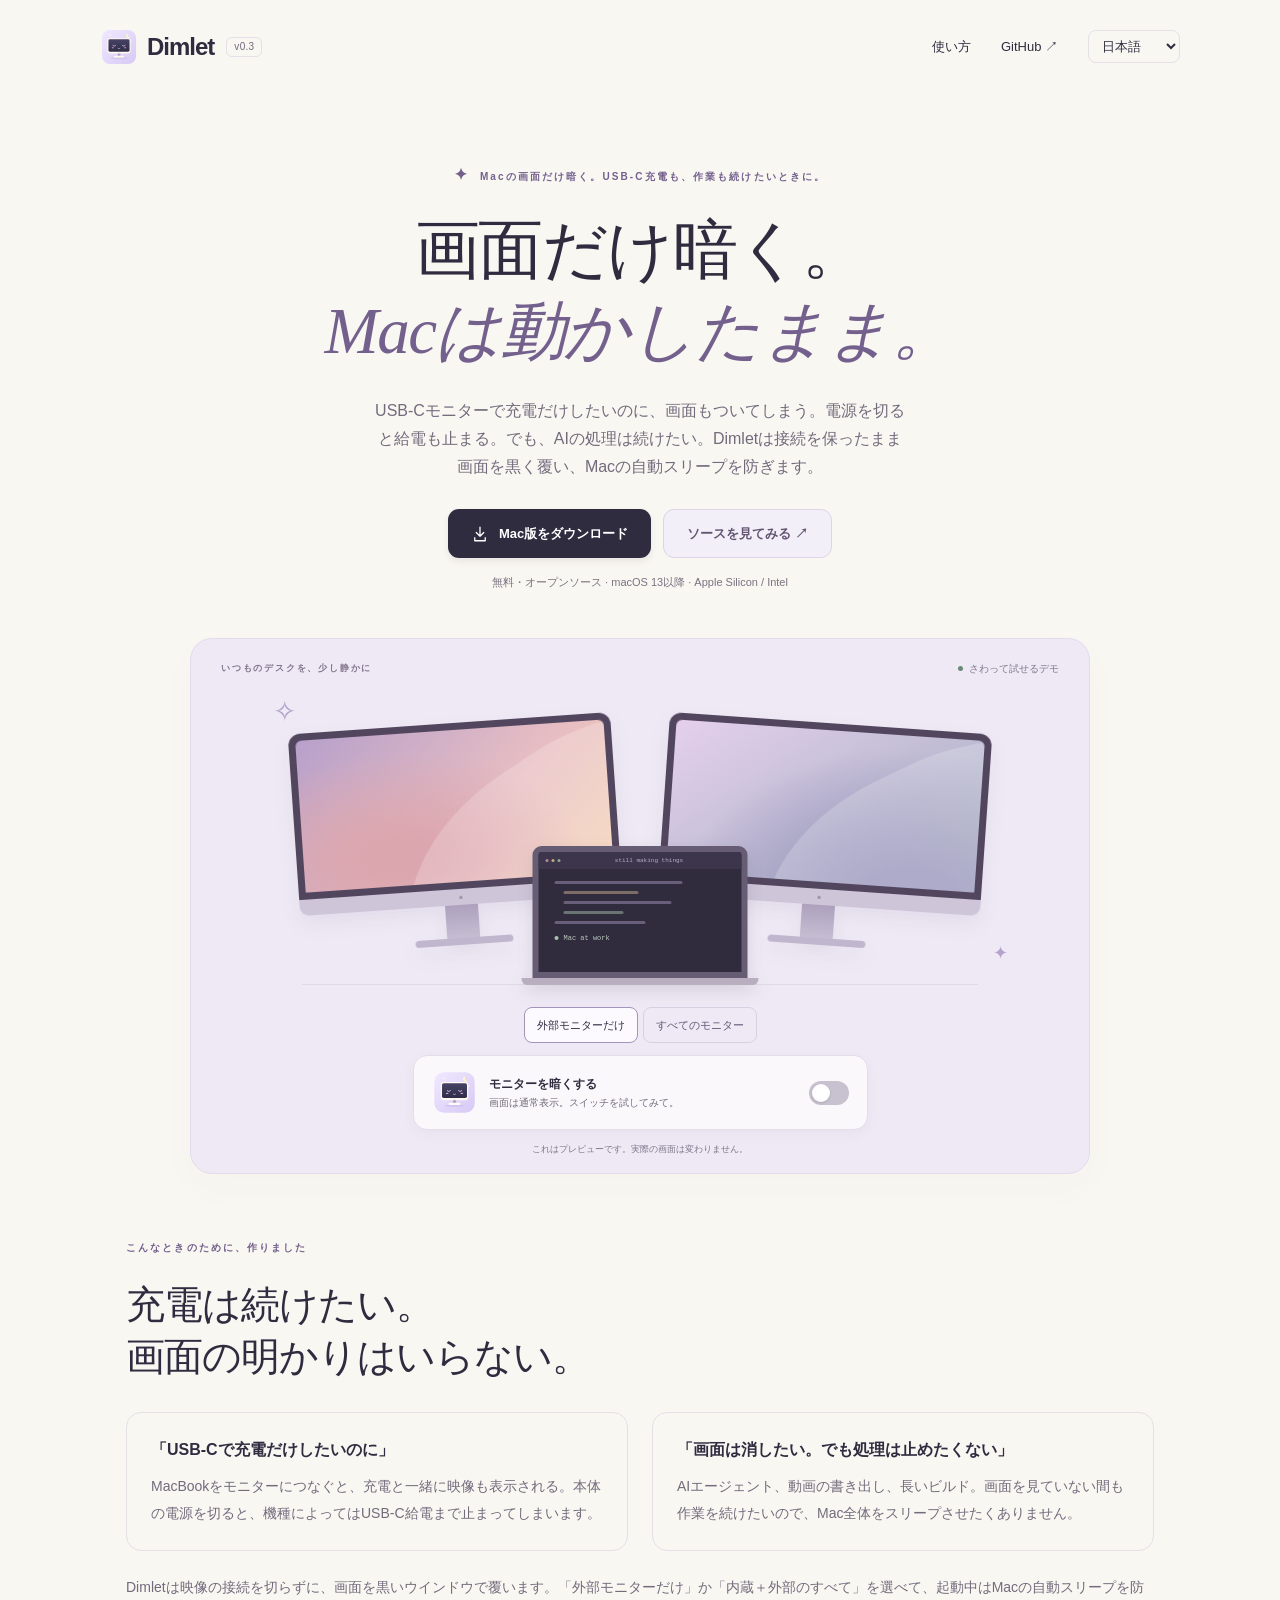
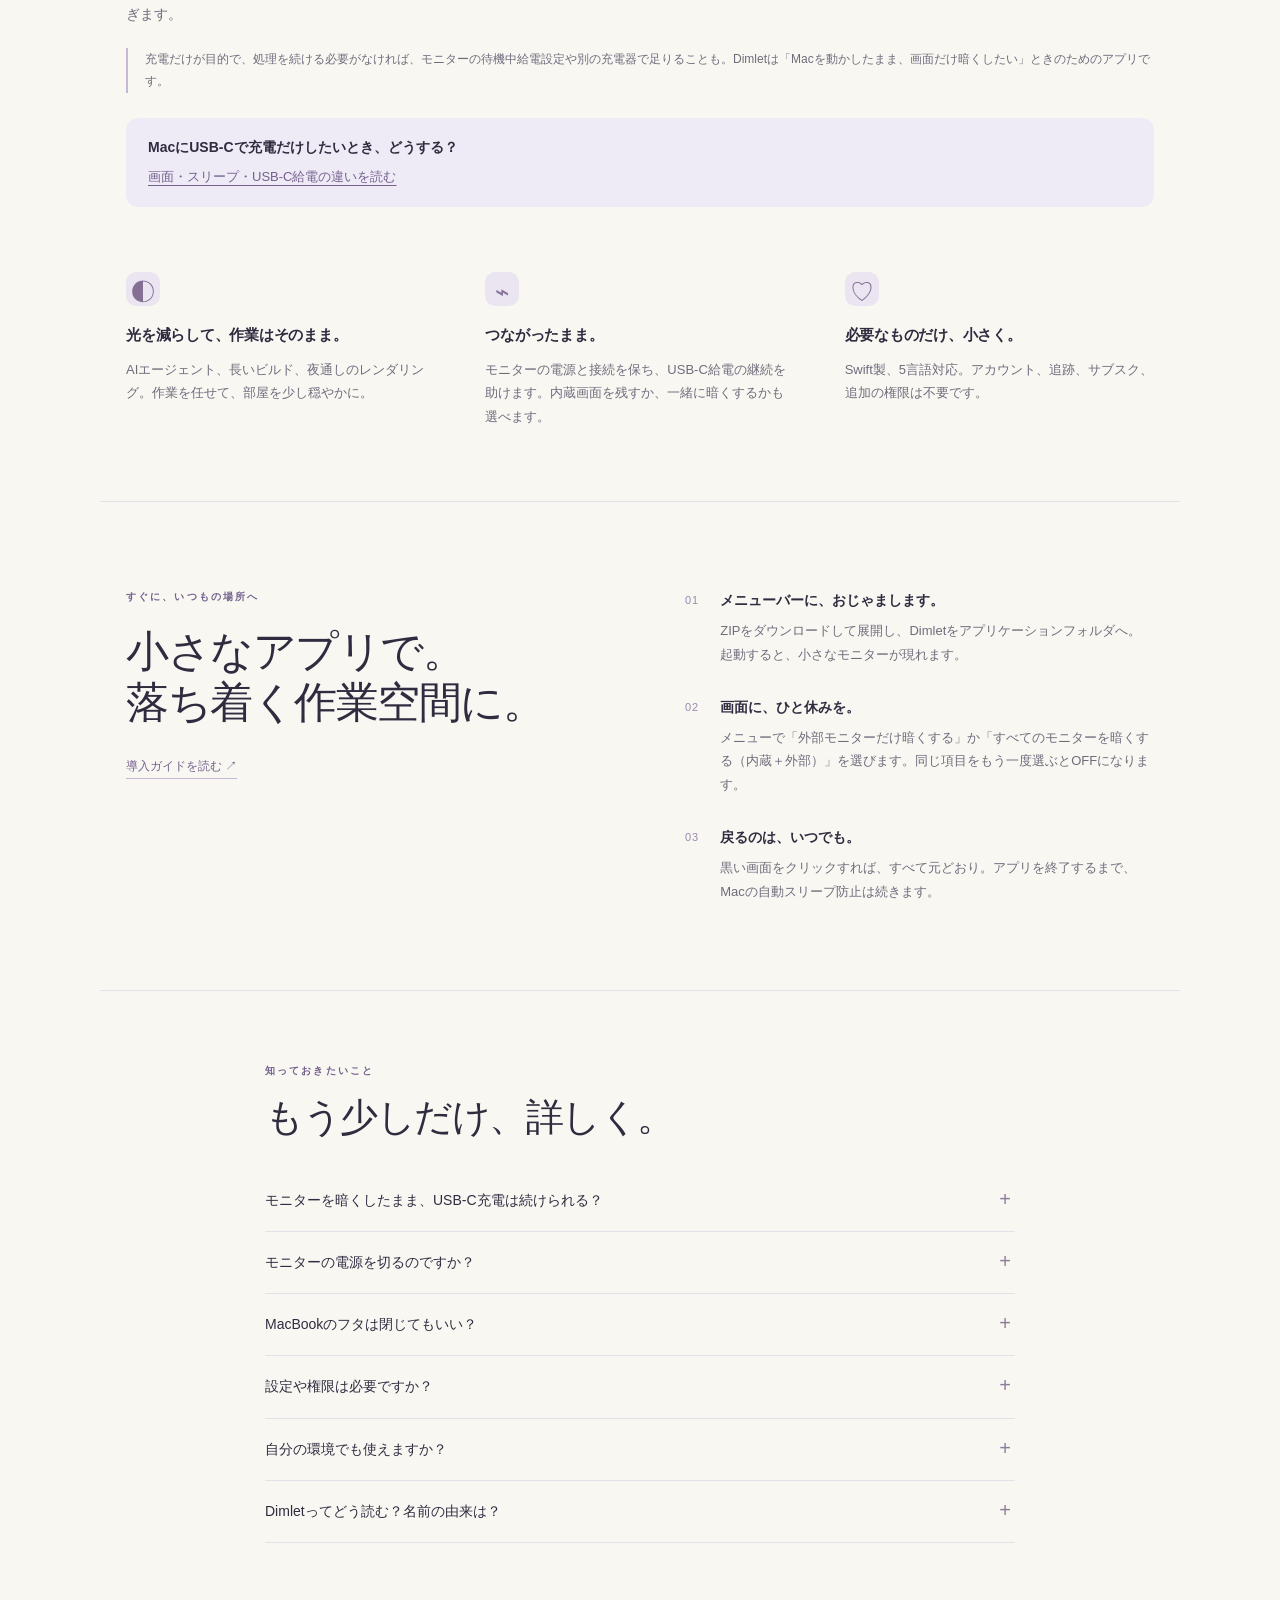
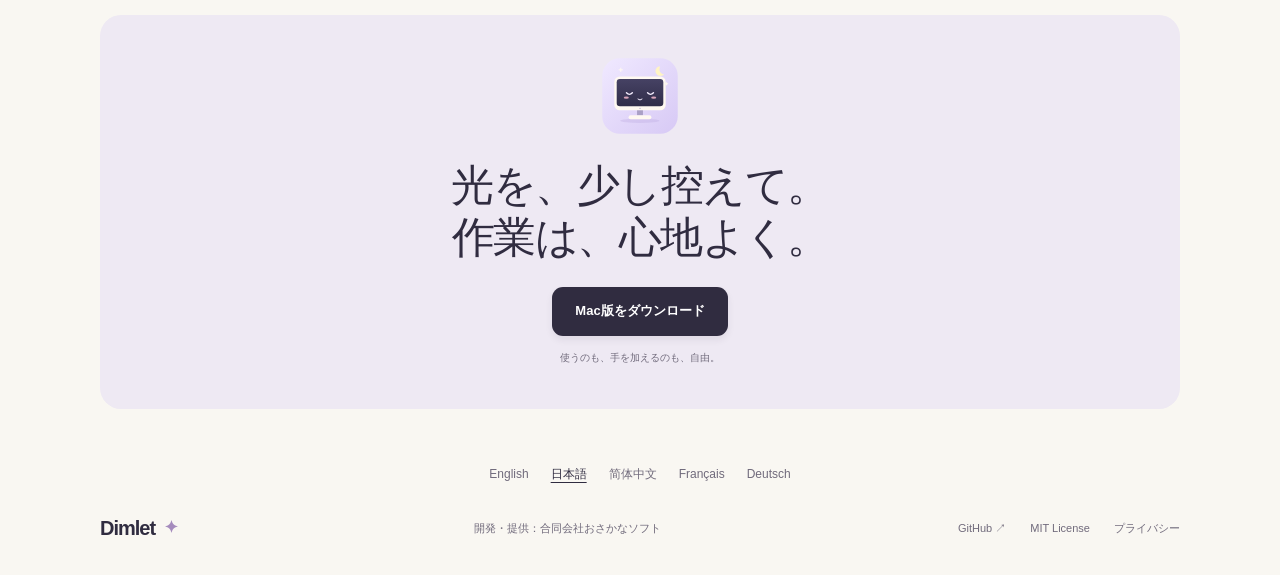
<file: site/ja/index.html>
<!doctype html>
<html lang="ja">
<head>
  <meta charset="utf-8">
  <meta name="viewport" content="width=device-width,initial-scale=1">
  <meta name="theme-color" content="#f9f7f2">
  <title>Macの画面だけ暗く・スリープさせない｜USB-C充電と作業を続ける Dimlet</title>
  <meta name="description" content="USB-CモニターでMacを充電だけしたいのに画面もつく、電源OFFで給電が止まる、AI処理中はスリープさせたくない。Dimletは外部だけ・内蔵も含む全画面を黒表示にする無料Macアプリ。給電やスリープとの違いも解説。">
  <meta property="og:title" content="Macの画面だけ暗く・スリープさせない｜USB-C充電と作業を続ける Dimlet">
  <meta property="og:description" content="USB-CモニターでMacを充電だけしたいのに画面もつく、電源OFFで給電が止まる、AI処理中はスリープさせたくない。Dimletは外部だけ・内蔵も含む全画面を黒表示にする無料Macアプリ。給電やスリープとの違いも解説。">
  <meta property="og:type" content="website">
  <meta property="og:url" content="https://osakanasoft.github.io/dimlet/ja/">
  <meta property="og:image" content="https://osakanasoft.github.io/dimlet/assets/social-v2.png">
  <meta property="og:image:type" content="image/png">
  <meta property="og:image:width" content="1730">
  <meta property="og:image:height" content="909">
  <meta property="og:image:alt" content="Dimlet — 画面を暗くして、Macの作業はそのまま。三日月と、眠そうなモニターのキャラクター。">
  <meta name="twitter:card" content="summary_large_image">
  <meta name="twitter:image" content="https://osakanasoft.github.io/dimlet/assets/social-v2.png">
  <meta name="twitter:image:alt" content="Dimlet — 画面を暗くして、Macの作業はそのまま。三日月と、眠そうなモニターのキャラクター。">
  <link rel="canonical" href="https://osakanasoft.github.io/dimlet/ja/">
  <link rel="alternate" hreflang="en" href="https://osakanasoft.github.io/dimlet/">
  <link rel="alternate" hreflang="ja" href="https://osakanasoft.github.io/dimlet/ja/">
  <link rel="alternate" hreflang="zh-Hans" href="https://osakanasoft.github.io/dimlet/zh-hans/">
  <link rel="alternate" hreflang="fr" href="https://osakanasoft.github.io/dimlet/fr/">
  <link rel="alternate" hreflang="de" href="https://osakanasoft.github.io/dimlet/de/">
  <link rel="alternate" hreflang="x-default" href="https://osakanasoft.github.io/dimlet/">
  <link rel="sitemap" type="application/xml" href="../sitemap.xml">
  <script type="application/ld+json">{"@context": "https://schema.org", "@type": "SoftwareApplication", "name": "Dimlet", "url": "https://osakanasoft.github.io/dimlet/ja/", "description": "USB-CモニターでMacを充電だけしたいのに画面もつく、電源OFFで給電が止まる、AI処理中はスリープさせたくない。Dimletは外部だけ・内蔵も含む全画面を黒表示にする無料Macアプリ。給電やスリープとの違いも解説。", "operatingSystem": "macOS 13 or later", "applicationCategory": "UtilitiesApplication", "softwareVersion": "0.3.0", "inLanguage": "ja", "license": "https://github.com/osakanasoft/dimlet/blob/main/LICENSE", "downloadUrl": "https://github.com/osakanasoft/dimlet/releases/download/v0.3.0/Dimlet-0.3.0-macos-universal.zip", "publisher": {"@type": "Organization", "name": "Osakana Soft LLC", "legalName": "合同会社おさかなソフト", "url": "https://osakanasoft.com/"}, "offers": {"@type": "Offer", "price": "0", "priceCurrency": "USD"}}</script>
  <link rel="icon" type="image/svg+xml" href="../assets/icon.svg">
  <link rel="stylesheet" href="../style.css?v=ff7a2ff2e688">
  <script src="../app.js?v=02ac9027086e" defer></script>
</head>
<body>
<a class="skip" href="#main">Skip to content</a>
<header class="nav wrap">
  <a class="brand" href="../ja/" aria-label="Dimlet home"><img src="../assets/icon.svg" alt="" width="38" height="38">Dimlet<span class="version">v0.3</span></a>
  <nav aria-label="Main navigation">
    <a class="nav-how" href="#how" data-i18n="navHow">使い方</a>
    <a href="https://github.com/osakanasoft/dimlet">GitHub <span aria-hidden="true">↗</span></a>
    <label class="language"><span class="sr-only">Language</span><select id="language" aria-label="Language"><option value="en" data-url=".././">English</option><option value="ja" data-url="../ja/" selected>日本語</option><option value="zh-Hans" data-url="../zh-hans/">简体中文</option><option value="fr" data-url="../fr/">Français</option><option value="de" data-url="../de/">Deutsch</option></select></label>
  </nav>
</header>
<main id="main">
  <section class="hero wrap">
    <p class="eyebrow"><span class="tiny-star" aria-hidden="true">✦</span> <span data-i18n="eyebrow">Macの画面だけ暗く。USB-C充電も、作業も続けたいときに。</span></p>
    <h1><span data-i18n="headline1">画面だけ暗く。</span><br><em data-i18n="headline2">Macは動かしたまま。</em></h1>
    <p class="intro" data-i18n="intro">USB-Cモニターで充電だけしたいのに、画面もついてしまう。電源を切ると給電も止まる。でも、AIの処理は続けたい。Dimletは接続を保ったまま画面を黒く覆い、Macの自動スリープを防ぎます。</p>
    <div class="actions"><a class="button primary" href="https://github.com/osakanasoft/dimlet/releases/download/v0.3.0/Dimlet-0.3.0-macos-universal.zip"><svg aria-hidden="true" viewBox="0 0 24 24" width="18" height="18"><path d="M12 3v12m-5-5 5 5 5-5M5 17v4h14v-4" fill="none" stroke="currentColor" stroke-width="1.7" stroke-linecap="round" stroke-linejoin="round"/></svg><span data-i18n="download">Mac版をダウンロード</span></a><a class="button secondary" href="https://github.com/osakanasoft/dimlet" data-i18n="source">ソースを見てみる ↗</a></div>
    <p class="compat" data-i18n="compat">無料・オープンソース · macOS 13以降 · Apple Silicon / Intel</p>

    <div class="demo" id="demo" data-blackout="false">
      <div class="demo-top"><span class="demo-label" data-i18n="desk">いつものデスクを、少し静かに</span><span class="live-label"><i></i><span data-i18n="live">さわって試せるデモ</span></span></div>
      <div class="scene" aria-hidden="true">
        <span class="spark spark-one">✧</span><span class="spark spark-two">✦</span><span class="moon">☾</span>
        <div class="monitor monitor-left"><div class="monitor-screen"><div class="wallpaper wallpaper-one"></div><div class="sleep-face"><span>⌣ &nbsp; ⌣</span><b>ᴗ</b></div></div><div class="monitor-chin"><i></i></div><div class="stand"></div><div class="foot"></div></div>
        <div class="monitor monitor-right"><div class="monitor-screen"><div class="wallpaper wallpaper-two"></div><div class="sleep-face"><span>⌣ &nbsp; ⌣</span><b>ᴗ</b></div></div><div class="monitor-chin"><i></i></div><div class="stand"></div><div class="foot"></div></div>
        <div class="laptop"><div class="laptop-screen"><div class="editor-bar"><i></i><i></i><i></i><span>still making things</span></div><div class="editor-body"><span class="code-line"></span><span class="code-line"></span><span class="code-line"></span><span class="code-line"></span><span class="code-line"></span><div class="working"><i></i>Mac at work</div></div></div><div class="laptop-base"></div></div>
        <div class="desk-line"></div>
      </div>
      <div class="mode-picker" role="group" aria-label="Preview blackout mode"><button type="button" data-mode="externalOnly" aria-pressed="true" data-i18n="modeExternal">外部モニターだけ</button><button type="button" data-mode="allDisplays" aria-pressed="false" data-i18n="modeAll">すべてのモニター</button></div>
      <div class="demo-control"><img src="../assets/icon.svg" alt="" width="45" height="45"><div><strong data-i18n="toggleTitle">モニターを暗くする</strong><span id="demo-status" data-off="画面は通常表示。スイッチを試してみて。" data-external="外部画面はひと休み。Macは作業中。" data-all="すべての画面はひと休み。Macは作業中。" aria-live="polite" data-i18n="statusOff">画面は通常表示。スイッチを試してみて。</span></div><button id="blackout-toggle" role="switch" aria-checked="false" aria-label="モニターを暗くする"><span></span></button></div>
      <p class="demo-note" data-i18n="demoNote">これはプレビューです。実際の画面は変わりません。</p>
    </div>
  </section>

  <section class="why wrap" id="why">
    <p class="eyebrow" data-i18n="whyEyebrow">こんなときのために、作りました</p>
    <h2 data-i18n="whyTitle">充電は続けたい。<br>画面の明かりはいらない。</h2>
    <div class="pain-grid"><article><h3 data-i18n="pain1Title">「USB-Cで充電だけしたいのに」</h3><p data-i18n="pain1">MacBookをモニターにつなぐと、充電と一緒に映像も表示される。本体の電源を切ると、機種によってはUSB-C給電まで止まってしまいます。</p></article><article><h3 data-i18n="pain2Title">「画面は消したい。でも処理は止めたくない」</h3><p data-i18n="pain2">AIエージェント、動画の書き出し、長いビルド。画面を見ていない間も作業を続けたいので、Mac全体をスリープさせたくありません。</p></article></div>
    <p class="solution" data-i18n="solution">Dimletは映像の接続を切らずに、画面を黒いウインドウで覆います。「外部モニターだけ」か「内蔵＋外部のすべて」を選べて、起動中はMacの自動スリープを防ぎます。</p><p class="honest-note" data-i18n="honest">充電だけが目的で、処理を続ける必要がなければ、モニターの待機中給電設定や別の充電器で足りることも。Dimletは「Macを動かしたまま、画面だけ暗くしたい」ときのためのアプリです。</p>
    <aside class="reading"><strong data-i18n="readingTitle">MacにUSB-Cで充電だけしたいとき、どうする？</strong><a href="../ja/mac-usb-c-monitor-charging-screen-off/" data-i18n="readingLink">画面・スリープ・USB-C給電の違いを読む</a></aside>
  </section>
  <section class="benefits wrap" aria-label="Features">
    <article><span class="feature-icon" aria-hidden="true">◐</span><h2 data-i18n="feature1Title">光を減らして、作業はそのまま。</h2><p data-i18n="feature1">AIエージェント、長いビルド、夜通しのレンダリング。作業を任せて、部屋を少し穏やかに。</p></article>
    <article><span class="feature-icon" aria-hidden="true">⌁</span><h2 data-i18n="feature2Title">つながったまま。</h2><p data-i18n="feature2">モニターの電源と接続を保ち、USB-C給電の継続を助けます。内蔵画面を残すか、一緒に暗くするかも選べます。</p></article>
    <article><span class="feature-icon" aria-hidden="true">♡</span><h2 data-i18n="feature3Title">必要なものだけ、小さく。</h2><p data-i18n="feature3">Swift製、5言語対応。アカウント、追跡、サブスク、追加の権限は不要です。</p></article>
  </section>

  <section class="how wrap" id="how">
    <div class="section-heading"><p class="eyebrow" data-i18n="howEyebrow">すぐに、いつもの場所へ</p><h2 data-i18n="howTitle">小さなアプリで。<br>落ち着く作業空間に。</h2><a class="text-link" id="guide-link" href="https://github.com/osakanasoft/dimlet/blob/main/README.ja.md"><span data-i18n="guide">導入ガイドを読む</span> <span aria-hidden="true">↗</span></a></div>
    <ol class="steps"><li><span class="step-number">01</span><div><h3 data-i18n="step1Title">メニューバーに、おじゃまします。</h3><p data-i18n="step1">ZIPをダウンロードして展開し、Dimletをアプリケーションフォルダへ。起動すると、小さなモニターが現れます。</p></div></li><li><span class="step-number">02</span><div><h3 data-i18n="step2Title">画面に、ひと休みを。</h3><p data-i18n="step2">メニューで「外部モニターだけ暗くする」か「すべてのモニターを暗くする（内蔵＋外部）」を選びます。同じ項目をもう一度選ぶとOFFになります。</p></div></li><li><span class="step-number">03</span><div><h3 data-i18n="step3Title">戻るのは、いつでも。</h3><p data-i18n="step3">黒い画面をクリックすれば、すべて元どおり。アプリを終了するまで、Macの自動スリープ防止は続きます。</p></div></li></ol>
  </section>

  <section class="questions wrap" aria-labelledby="questions-title"><p class="eyebrow" data-i18n="faqEyebrow">知っておきたいこと</p><h2 id="questions-title" data-i18n="faqTitle">もう少しだけ、詳しく。</h2>
    <details><summary data-i18n="q5">モニターを暗くしたまま、USB-C充電は続けられる？</summary><p data-i18n="a5">Dimletはモニターの電源と接続を保つので、機器の仕様が対応していればUSB-C給電を継続できます。映像信号を止めたり、パネルの電源を切ったりする機能ではありません。まずモニターの待機中給電設定を確認してください。</p></details>
    <details><summary data-i18n="q1">モニターの電源を切るのですか？</summary><p data-i18n="a1">電源は切らず、選んだ画面を黒いウインドウで覆います。本体の電源はONにしてください。省電力やLCDのバックライト消灯は保証しません。USB-C給電の継続は機器の仕様にも依存します。</p></details>
    <details><summary data-i18n="q2">MacBookのフタは閉じてもいい？</summary><p data-i18n="a2">フタは開けたまま使ってください。起動中の自動スリープを防ぎますが、フタを閉じたときや手動スリープ、電源OFF、バッテリー切れには対応しません。</p></details>
    <details><summary data-i18n="q3">設定や権限は必要ですか？</summary><p data-i18n="a3">動作にアクセシビリティ・画面収録・管理者権限は不要です。現在はApple未公証のため、初回起動時に「システム設定 → プライバシーとセキュリティ → このまま開く」が必要な場合があります。詳細は導入ガイドをご覧ください。</p></details>
    <details><summary data-i18n="q4">自分の環境でも使えますか？</summary><p data-i18n="a4">macOS 13以降に対応。「外部モニターだけ」ではミラーリング中の画面を除外し、「すべてのモニター」では内蔵画面も含めて暗くします。M4 MacBook Airで実機確認済み。Intelや以前のmacOSでは、さらなる検証を歓迎します。アプリは英語・日本語・簡体字中国語・フランス語・ドイツ語に対応しています。</p></details>
    <details><summary data-i18n="nameQuestion">Dimletってどう読む？名前の由来は？</summary><p data-i18n="nameAnswer">「ディムレット」と読みます。光を落とすという意味の「dim」と、小さいものを表す「-let」を組み合わせた造語。「画面を暗くする、小さな道具」という意味を込めています。</p></details>
  </section>
  <section class="closing wrap"><img src="../assets/icon.svg" alt="Dimlet's sleepy monitor mascot" width="84" height="84"><h2 data-i18n="closing">光を、少し控えて。<br>作業は、心地よく。</h2><a class="button primary" href="https://github.com/osakanasoft/dimlet/releases/download/v0.3.0/Dimlet-0.3.0-macos-universal.zip" data-i18n="download">Mac版をダウンロード</a><span data-i18n="closingNote">使うのも、手を加えるのも、自由。</span></section>
</main>
<nav class="locale-links wrap" aria-label="Language"><a href=".././" lang="en" hreflang="en">English</a> <a href="../ja/" lang="ja" hreflang="ja" aria-current="page">日本語</a> <a href="../zh-hans/" lang="zh-Hans" hreflang="zh-Hans">简体中文</a> <a href="../fr/" lang="fr" hreflang="fr">Français</a> <a href="../de/" lang="de" hreflang="de">Deutsch</a></nav>
<footer class="wrap"><a class="brand" href="../ja/">Dimlet <span aria-hidden="true">✦</span></a><p><a href="https://osakanasoft.com/" data-i18n="company">開発・提供：合同会社おさかなソフト</a></p><div><a href="https://github.com/osakanasoft/dimlet">GitHub ↗</a><a href="https://github.com/osakanasoft/dimlet/blob/main/LICENSE">MIT License</a><a href="../privacy/#japanese" data-i18n="privacy">プライバシー</a></div></footer>
</body>
</html>
</file>
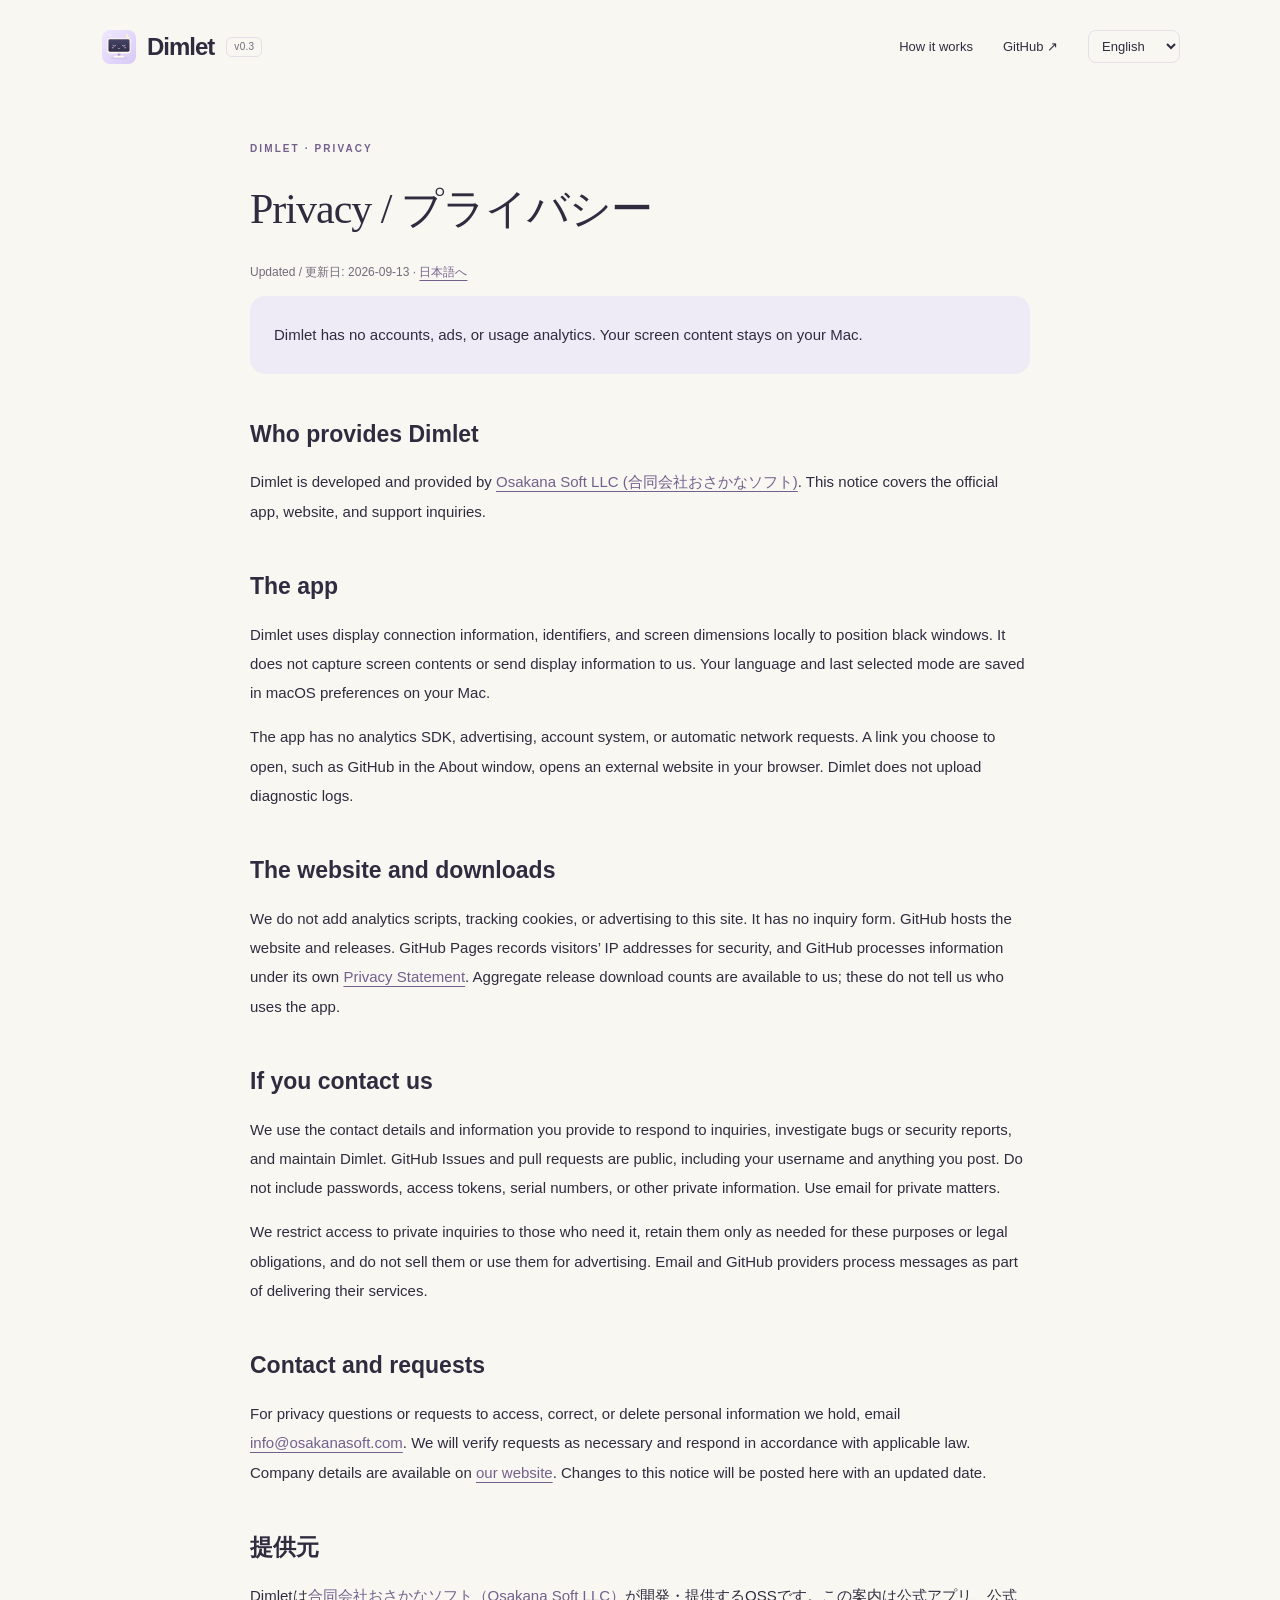
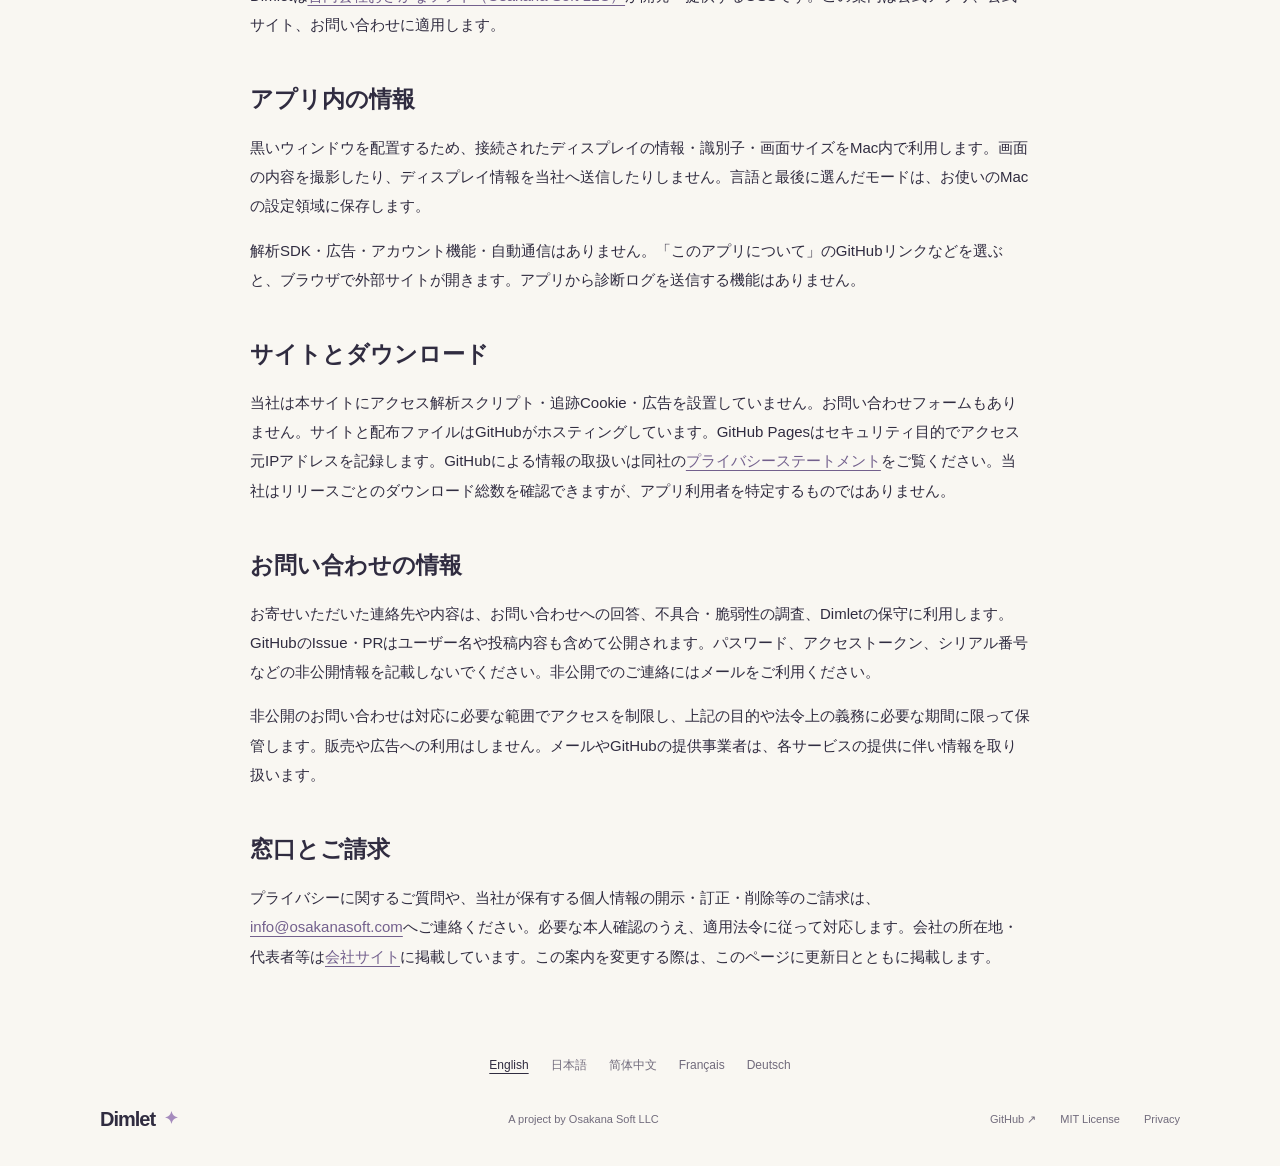
<file: site/privacy/index.html>
<!doctype html>
<html lang="en">
<head>
  <meta charset="utf-8">
  <meta name="viewport" content="width=device-width,initial-scale=1">
  <meta name="theme-color" content="#f9f7f2">
  <title>Privacy / プライバシー | Dimlet</title>
  <meta name="description" content="How Osakana Soft LLC handles information in Dimlet, its website, and support. English and Japanese privacy notice.">
  <meta property="og:title" content="Privacy / プライバシー | Dimlet">
  <meta property="og:description" content="How Osakana Soft LLC handles information in Dimlet, its website, and support. English and Japanese privacy notice.">
  <meta property="og:type" content="website">
  <meta property="og:url" content="https://osakanasoft.github.io/dimlet/privacy/">
  <meta property="og:image" content="https://osakanasoft.github.io/dimlet/assets/social-v2.png">
  <meta property="og:image:type" content="image/png">
  <meta property="og:image:width" content="1730">
  <meta property="og:image:height" content="909">
  <meta property="og:image:alt" content="Dimlet: Darken your screens. Keep your Mac working. A sleepy monitor mascot with a crescent moon.">
  <meta name="twitter:card" content="summary_large_image">
  <meta name="twitter:image" content="https://osakanasoft.github.io/dimlet/assets/social-v2.png">
  <meta name="twitter:image:alt" content="Dimlet: Darken your screens. Keep your Mac working. A sleepy monitor mascot with a crescent moon.">
  <link rel="canonical" href="https://osakanasoft.github.io/dimlet/privacy/">
  <link rel="sitemap" type="application/xml" href="../sitemap.xml">
  <script type="application/ld+json">{"@context": "https://schema.org", "@type": "WebPage", "name": "Dimlet Privacy", "url": "https://osakanasoft.github.io/dimlet/privacy/", "inLanguage": ["en", "ja"], "publisher": {"@type": "Organization", "name": "Osakana Soft LLC", "legalName": "合同会社おさかなソフト", "url": "https://osakanasoft.com/"}}</script>
  <link rel="icon" type="image/svg+xml" href="../assets/icon.svg">
  <link rel="stylesheet" href="../style.css?v=ff7a2ff2e688">
  <script src="../app.js?v=02ac9027086e" defer></script>
</head>
<body>
<a class="skip" href="#main">Skip to content</a>
<header class="nav wrap">
  <a class="brand" href=".././" aria-label="Dimlet home"><img src="../assets/icon.svg" alt="" width="38" height="38">Dimlet<span class="version">v0.3</span></a>
  <nav aria-label="Main navigation">
    <a class="nav-how" href="../#how" data-i18n="navHow">How it works</a>
    <a href="https://github.com/osakanasoft/dimlet">GitHub <span aria-hidden="true">↗</span></a>
    <label class="language"><span class="sr-only">Language</span><select id="language" aria-label="Language"><option value="en" data-url=".././" selected>English</option><option value="ja" data-url="../ja/">日本語</option><option value="zh-Hans" data-url="../zh-hans/">简体中文</option><option value="fr" data-url="../fr/">Français</option><option value="de" data-url="../de/">Deutsch</option></select></label>
  </nav>
</header>
<main id="main" class="article wrap">
  <p class="eyebrow">DIMLET · PRIVACY</p>
  <h1>Privacy / プライバシー</h1>
  <p class="byline">Updated / 更新日: 2026-09-13 · <a href="#japanese" lang="ja">日本語へ</a></p>
  <div class="answer"><p>Dimlet has no accounts, ads, or usage analytics. Your screen content stays on your Mac.</p></div>
  <section aria-label="Privacy notice in English">
    <h2>Who provides Dimlet</h2>
    <p>Dimlet is developed and provided by <a href="https://osakanasoft.com/">Osakana Soft LLC (合同会社おさかなソフト)</a>. This notice covers the official app, website, and support inquiries.</p>
    <h2>The app</h2>
    <p>Dimlet uses display connection information, identifiers, and screen dimensions locally to position black windows. It does not capture screen contents or send display information to us. Your language and last selected mode are saved in macOS preferences on your Mac.</p>
    <p>The app has no analytics SDK, advertising, account system, or automatic network requests. A link you choose to open, such as GitHub in the About window, opens an external website in your browser. Dimlet does not upload diagnostic logs.</p>
    <h2>The website and downloads</h2>
    <p>We do not add analytics scripts, tracking cookies, or advertising to this site. It has no inquiry form. GitHub hosts the website and releases. GitHub Pages records visitors’ IP addresses for security, and GitHub processes information under its own <a href="https://docs.github.com/en/site-policy/privacy-policies/github-general-privacy-statement">Privacy Statement</a>. Aggregate release download counts are available to us; these do not tell us who uses the app.</p>
    <h2>If you contact us</h2>
    <p>We use the contact details and information you provide to respond to inquiries, investigate bugs or security reports, and maintain Dimlet. GitHub Issues and pull requests are public, including your username and anything you post. Do not include passwords, access tokens, serial numbers, or other private information. Use email for private matters.</p>
    <p>We restrict access to private inquiries to those who need it, retain them only as needed for these purposes or legal obligations, and do not sell them or use them for advertising. Email and GitHub providers process messages as part of delivering their services.</p>
    <h2>Contact and requests</h2>
    <p>For privacy questions or requests to access, correct, or delete personal information we hold, email <a href="mailto:info@osakanasoft.com">info@osakanasoft.com</a>. We will verify requests as necessary and respond in accordance with applicable law. Company details are available on <a href="https://osakanasoft.com/">our website</a>. Changes to this notice will be posted here with an updated date.</p>
  </section>
  <section id="japanese" lang="ja" aria-label="日本語のプライバシー案内">
    <h2>提供元</h2>
    <p>Dimletは<a href="https://osakanasoft.com/">合同会社おさかなソフト（Osakana Soft LLC）</a>が開発・提供するOSSです。この案内は公式アプリ、公式サイト、お問い合わせに適用します。</p>
    <h2>アプリ内の情報</h2>
    <p>黒いウィンドウを配置するため、接続されたディスプレイの情報・識別子・画面サイズをMac内で利用します。画面の内容を撮影したり、ディスプレイ情報を当社へ送信したりしません。言語と最後に選んだモードは、お使いのMacの設定領域に保存します。</p>
    <p>解析SDK・広告・アカウント機能・自動通信はありません。「このアプリについて」のGitHubリンクなどを選ぶと、ブラウザで外部サイトが開きます。アプリから診断ログを送信する機能はありません。</p>
    <h2>サイトとダウンロード</h2>
    <p>当社は本サイトにアクセス解析スクリプト・追跡Cookie・広告を設置していません。お問い合わせフォームもありません。サイトと配布ファイルはGitHubがホスティングしています。GitHub Pagesはセキュリティ目的でアクセス元IPアドレスを記録します。GitHubによる情報の取扱いは同社の<a href="https://docs.github.com/en/site-policy/privacy-policies/github-general-privacy-statement">プライバシーステートメント</a>をご覧ください。当社はリリースごとのダウンロード総数を確認できますが、アプリ利用者を特定するものではありません。</p>
    <h2>お問い合わせの情報</h2>
    <p>お寄せいただいた連絡先や内容は、お問い合わせへの回答、不具合・脆弱性の調査、Dimletの保守に利用します。GitHubのIssue・PRはユーザー名や投稿内容も含めて公開されます。パスワード、アクセストークン、シリアル番号などの非公開情報を記載しないでください。非公開でのご連絡にはメールをご利用ください。</p>
    <p>非公開のお問い合わせは対応に必要な範囲でアクセスを制限し、上記の目的や法令上の義務に必要な期間に限って保管します。販売や広告への利用はしません。メールやGitHubの提供事業者は、各サービスの提供に伴い情報を取り扱います。</p>
    <h2>窓口とご請求</h2>
    <p>プライバシーに関するご質問や、当社が保有する個人情報の開示・訂正・削除等のご請求は、<a href="mailto:info@osakanasoft.com">info@osakanasoft.com</a>へご連絡ください。必要な本人確認のうえ、適用法令に従って対応します。会社の所在地・代表者等は<a href="https://osakanasoft.com/">会社サイト</a>に掲載しています。この案内を変更する際は、このページに更新日とともに掲載します。</p>
  </section>
</main>

<nav class="locale-links wrap" aria-label="Language"><a href=".././" lang="en" hreflang="en" aria-current="page">English</a> <a href="../ja/" lang="ja" hreflang="ja">日本語</a> <a href="../zh-hans/" lang="zh-Hans" hreflang="zh-Hans">简体中文</a> <a href="../fr/" lang="fr" hreflang="fr">Français</a> <a href="../de/" lang="de" hreflang="de">Deutsch</a></nav>
<footer class="wrap"><a class="brand" href=".././">Dimlet <span aria-hidden="true">✦</span></a><p><a href="https://osakanasoft.com/" data-i18n="company">A project by Osakana Soft LLC</a></p><div><a href="https://github.com/osakanasoft/dimlet">GitHub ↗</a><a href="https://github.com/osakanasoft/dimlet/blob/main/LICENSE">MIT License</a><a href="../privacy/" data-i18n="privacy">Privacy</a></div></footer>
</body>
</html>
</file>
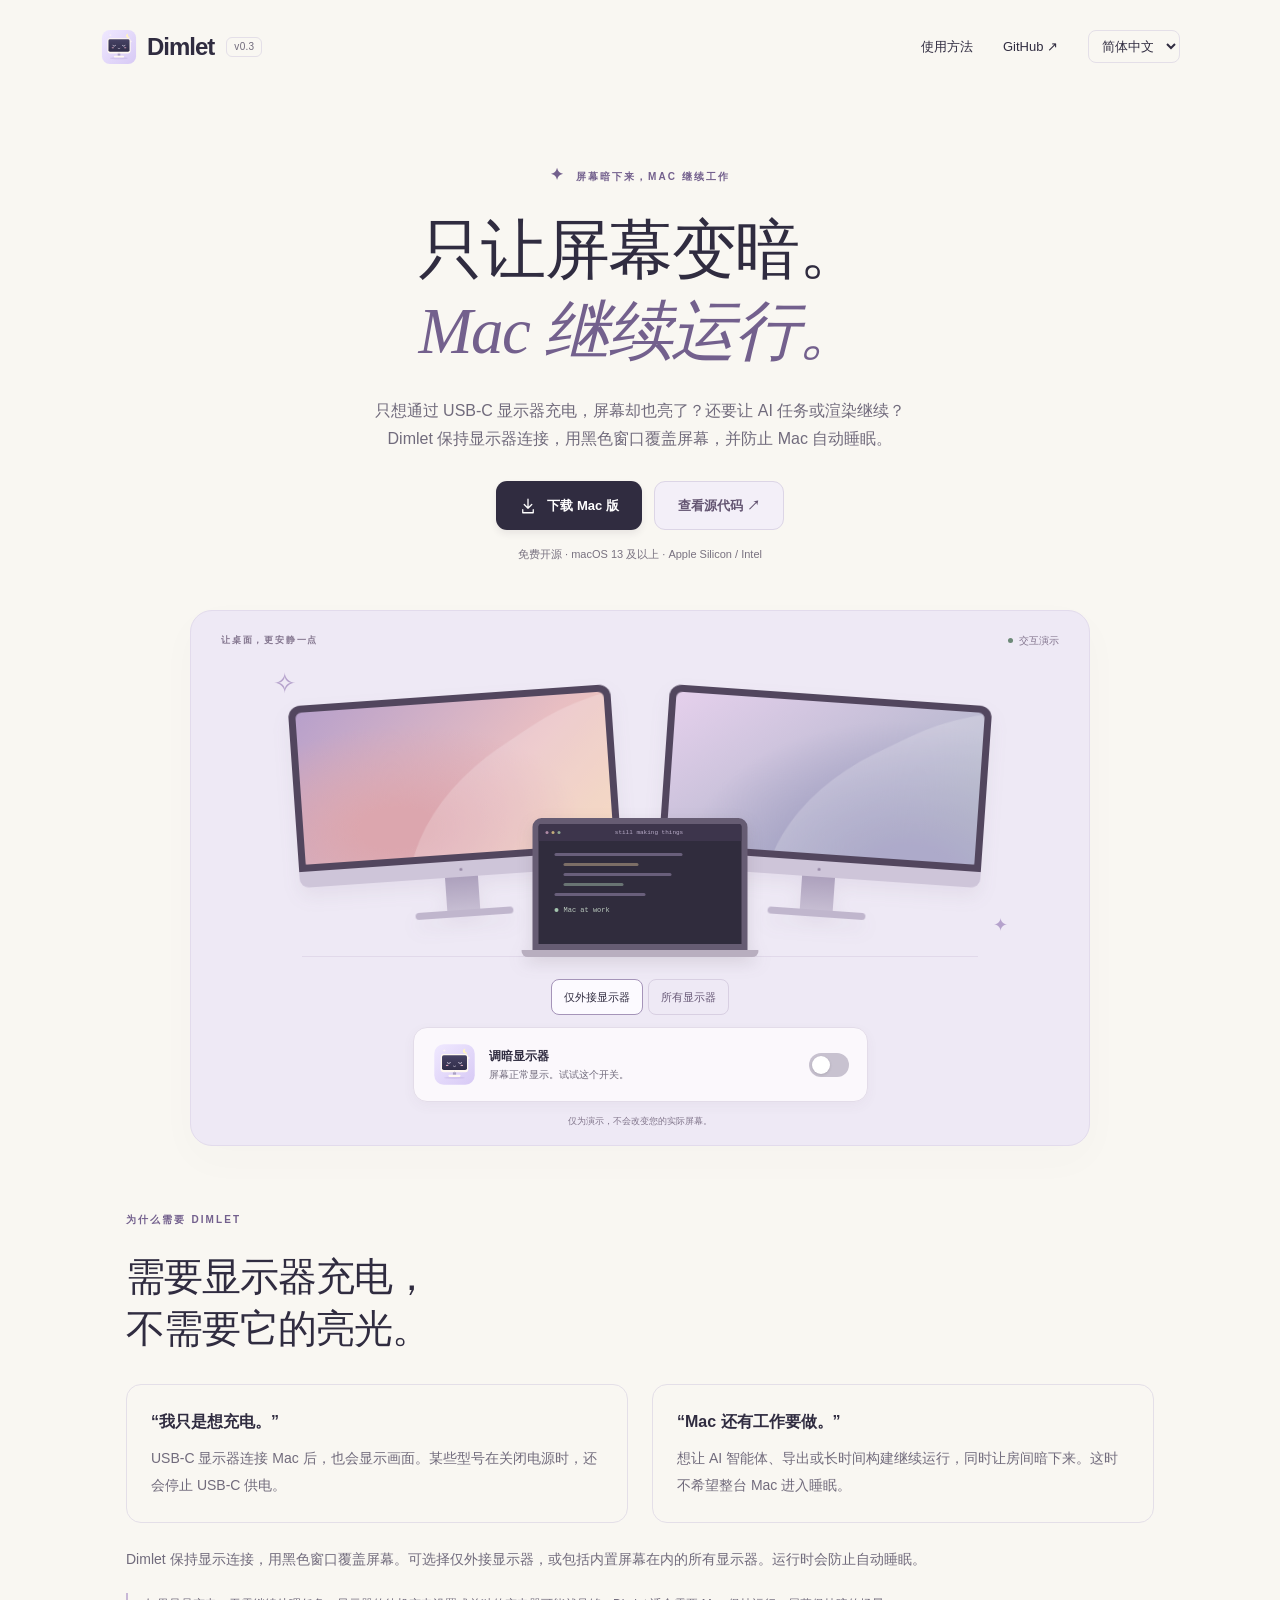
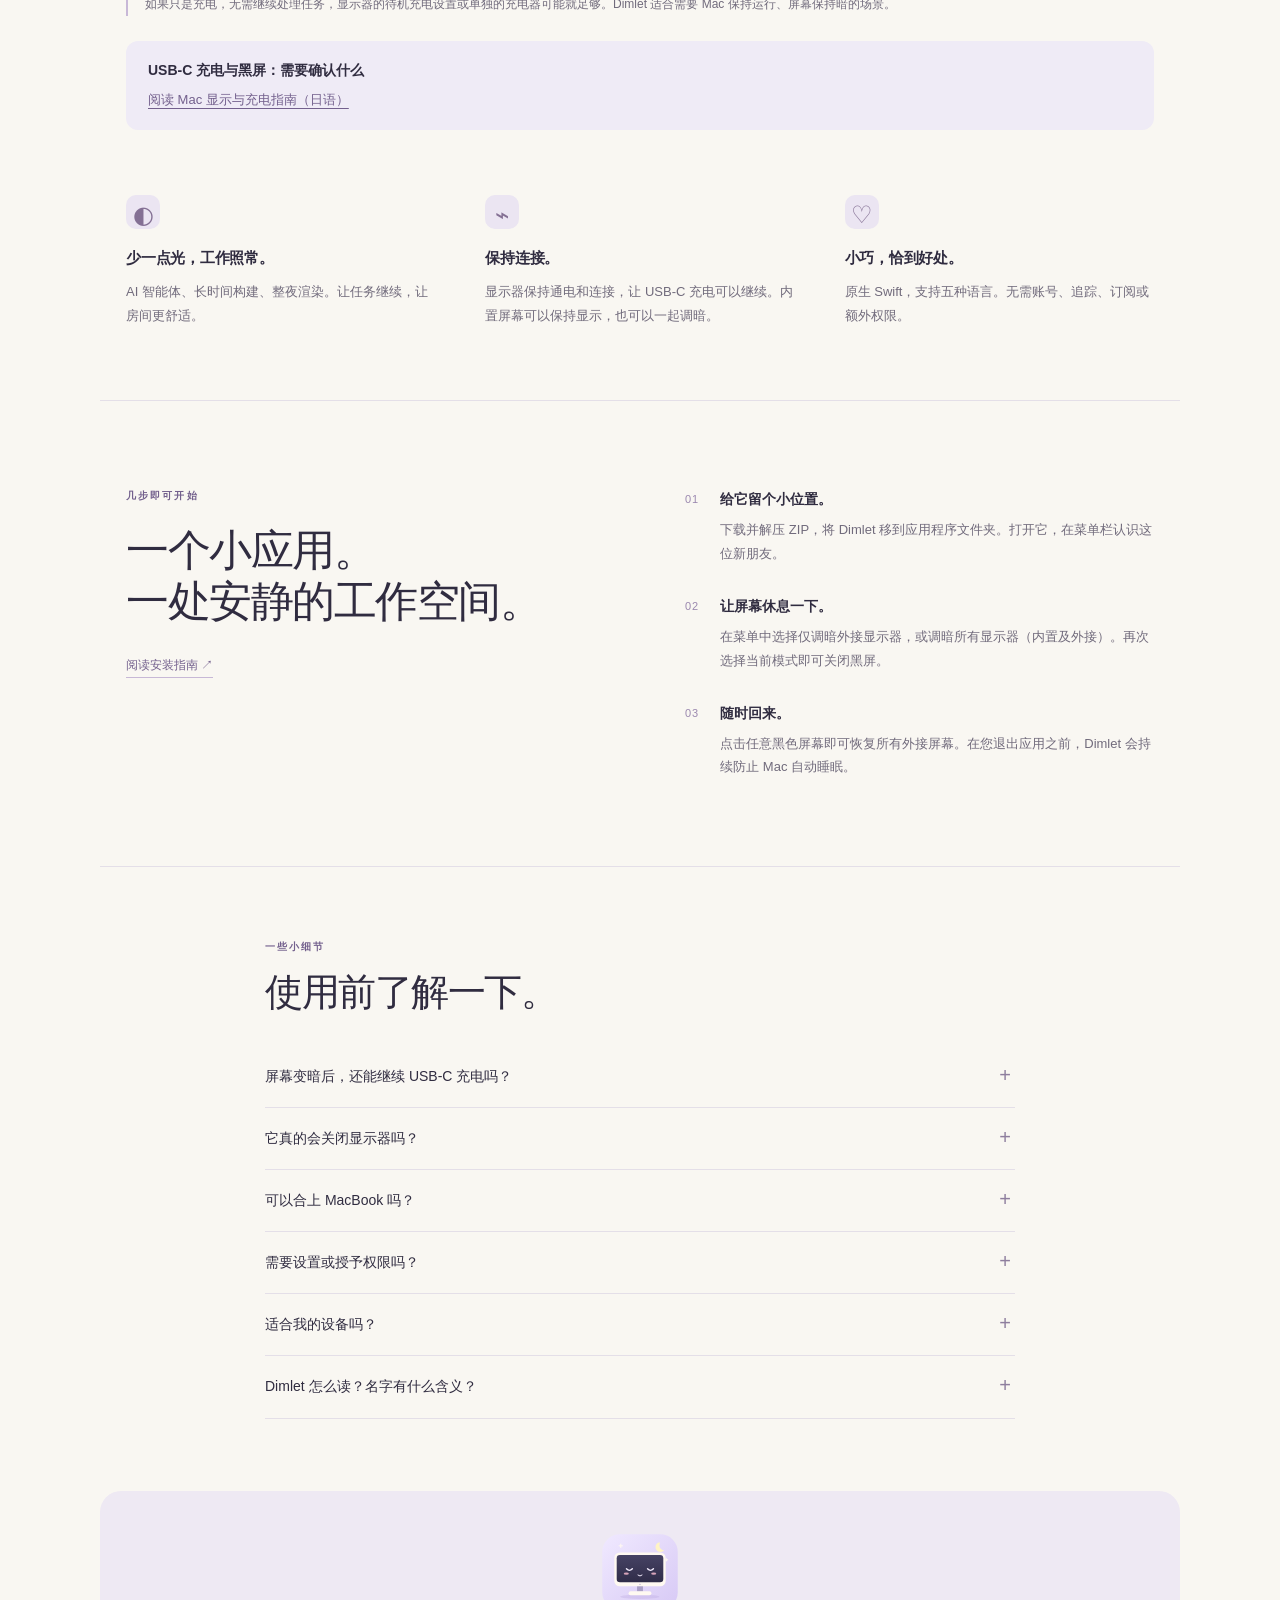
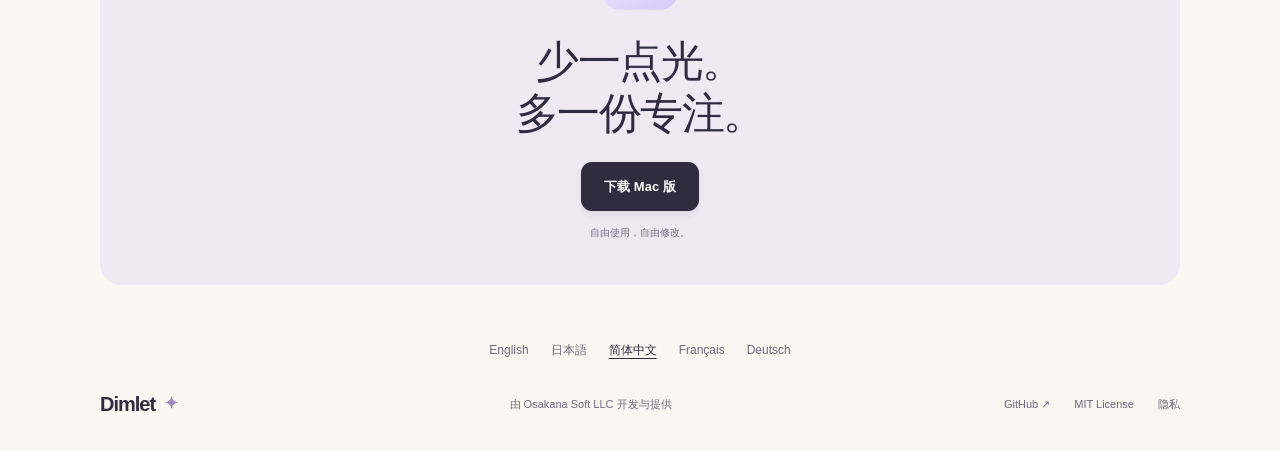
<file: site/zh-hans/index.html>
<!doctype html>
<html lang="zh-Hans">
<head>
  <meta charset="utf-8">
  <meta name="viewport" content="width=device-width,initial-scale=1">
  <meta name="theme-color" content="#f9f7f2">
  <title>Mac 屏幕变暗但不睡眠｜USB-C 充电与后台工作 | Dimlet</title>
  <meta name="description" content="只想通过 USB-C 显示器充电，屏幕却也亮了？还要让 AI 任务或渲染继续？Dimlet 保持显示器连接，用黑色窗口覆盖屏幕，并防止 Mac 自动睡眠。 免费开源 · macOS 13 及以上 · Apple Silicon / Intel">
  <meta property="og:title" content="Mac 屏幕变暗但不睡眠｜USB-C 充电与后台工作 | Dimlet">
  <meta property="og:description" content="只想通过 USB-C 显示器充电，屏幕却也亮了？还要让 AI 任务或渲染继续？Dimlet 保持显示器连接，用黑色窗口覆盖屏幕，并防止 Mac 自动睡眠。 免费开源 · macOS 13 及以上 · Apple Silicon / Intel">
  <meta property="og:type" content="website">
  <meta property="og:url" content="https://osakanasoft.github.io/dimlet/zh-hans/">
  <meta property="og:image" content="https://osakanasoft.github.io/dimlet/assets/social-v2.png">
  <meta property="og:image:type" content="image/png">
  <meta property="og:image:width" content="1730">
  <meta property="og:image:height" content="909">
  <meta property="og:image:alt" content="Dimlet：让屏幕变暗，让 Mac 继续工作。困倦的显示器吉祥物与一弯月亮。">
  <meta name="twitter:card" content="summary_large_image">
  <meta name="twitter:image" content="https://osakanasoft.github.io/dimlet/assets/social-v2.png">
  <meta name="twitter:image:alt" content="Dimlet：让屏幕变暗，让 Mac 继续工作。困倦的显示器吉祥物与一弯月亮。">
  <link rel="canonical" href="https://osakanasoft.github.io/dimlet/zh-hans/">
  <link rel="alternate" hreflang="en" href="https://osakanasoft.github.io/dimlet/">
  <link rel="alternate" hreflang="ja" href="https://osakanasoft.github.io/dimlet/ja/">
  <link rel="alternate" hreflang="zh-Hans" href="https://osakanasoft.github.io/dimlet/zh-hans/">
  <link rel="alternate" hreflang="fr" href="https://osakanasoft.github.io/dimlet/fr/">
  <link rel="alternate" hreflang="de" href="https://osakanasoft.github.io/dimlet/de/">
  <link rel="alternate" hreflang="x-default" href="https://osakanasoft.github.io/dimlet/">
  <link rel="sitemap" type="application/xml" href="../sitemap.xml">
  <script type="application/ld+json">{"@context": "https://schema.org", "@type": "SoftwareApplication", "name": "Dimlet", "url": "https://osakanasoft.github.io/dimlet/zh-hans/", "description": "只想通过 USB-C 显示器充电，屏幕却也亮了？还要让 AI 任务或渲染继续？Dimlet 保持显示器连接，用黑色窗口覆盖屏幕，并防止 Mac 自动睡眠。 免费开源 · macOS 13 及以上 · Apple Silicon / Intel", "operatingSystem": "macOS 13 or later", "applicationCategory": "UtilitiesApplication", "softwareVersion": "0.3.0", "inLanguage": "zh-Hans", "license": "https://github.com/osakanasoft/dimlet/blob/main/LICENSE", "downloadUrl": "https://github.com/osakanasoft/dimlet/releases/download/v0.3.0/Dimlet-0.3.0-macos-universal.zip", "publisher": {"@type": "Organization", "name": "Osakana Soft LLC", "legalName": "合同会社おさかなソフト", "url": "https://osakanasoft.com/"}, "offers": {"@type": "Offer", "price": "0", "priceCurrency": "USD"}}</script>
  <link rel="icon" type="image/svg+xml" href="../assets/icon.svg">
  <link rel="stylesheet" href="../style.css?v=ff7a2ff2e688">
  <script src="../app.js?v=02ac9027086e" defer></script>
</head>
<body>
<a class="skip" href="#main">Skip to content</a>
<header class="nav wrap">
  <a class="brand" href="../zh-hans/" aria-label="Dimlet home"><img src="../assets/icon.svg" alt="" width="38" height="38">Dimlet<span class="version">v0.3</span></a>
  <nav aria-label="Main navigation">
    <a class="nav-how" href="#how" data-i18n="navHow">使用方法</a>
    <a href="https://github.com/osakanasoft/dimlet">GitHub <span aria-hidden="true">↗</span></a>
    <label class="language"><span class="sr-only">Language</span><select id="language" aria-label="Language"><option value="en" data-url=".././">English</option><option value="ja" data-url="../ja/">日本語</option><option value="zh-Hans" data-url="../zh-hans/" selected>简体中文</option><option value="fr" data-url="../fr/">Français</option><option value="de" data-url="../de/">Deutsch</option></select></label>
  </nav>
</header>
<main id="main">
  <section class="hero wrap">
    <p class="eyebrow"><span class="tiny-star" aria-hidden="true">✦</span> <span data-i18n="eyebrow">屏幕暗下来，MAC 继续工作</span></p>
    <h1><span data-i18n="headline1">只让屏幕变暗。</span><br><em data-i18n="headline2">Mac 继续运行。</em></h1>
    <p class="intro" data-i18n="intro">只想通过 USB-C 显示器充电，屏幕却也亮了？还要让 AI 任务或渲染继续？Dimlet 保持显示器连接，用黑色窗口覆盖屏幕，并防止 Mac 自动睡眠。</p>
    <div class="actions"><a class="button primary" href="https://github.com/osakanasoft/dimlet/releases/download/v0.3.0/Dimlet-0.3.0-macos-universal.zip"><svg aria-hidden="true" viewBox="0 0 24 24" width="18" height="18"><path d="M12 3v12m-5-5 5 5 5-5M5 17v4h14v-4" fill="none" stroke="currentColor" stroke-width="1.7" stroke-linecap="round" stroke-linejoin="round"/></svg><span data-i18n="download">下载 Mac 版</span></a><a class="button secondary" href="https://github.com/osakanasoft/dimlet" data-i18n="source">查看源代码 ↗</a></div>
    <p class="compat" data-i18n="compat">免费开源 · macOS 13 及以上 · Apple Silicon / Intel</p>

    <div class="demo" id="demo" data-blackout="false">
      <div class="demo-top"><span class="demo-label" data-i18n="desk">让桌面，更安静一点</span><span class="live-label"><i></i><span data-i18n="live">交互演示</span></span></div>
      <div class="scene" aria-hidden="true">
        <span class="spark spark-one">✧</span><span class="spark spark-two">✦</span><span class="moon">☾</span>
        <div class="monitor monitor-left"><div class="monitor-screen"><div class="wallpaper wallpaper-one"></div><div class="sleep-face"><span>⌣ &nbsp; ⌣</span><b>ᴗ</b></div></div><div class="monitor-chin"><i></i></div><div class="stand"></div><div class="foot"></div></div>
        <div class="monitor monitor-right"><div class="monitor-screen"><div class="wallpaper wallpaper-two"></div><div class="sleep-face"><span>⌣ &nbsp; ⌣</span><b>ᴗ</b></div></div><div class="monitor-chin"><i></i></div><div class="stand"></div><div class="foot"></div></div>
        <div class="laptop"><div class="laptop-screen"><div class="editor-bar"><i></i><i></i><i></i><span>still making things</span></div><div class="editor-body"><span class="code-line"></span><span class="code-line"></span><span class="code-line"></span><span class="code-line"></span><span class="code-line"></span><div class="working"><i></i>Mac at work</div></div></div><div class="laptop-base"></div></div>
        <div class="desk-line"></div>
      </div>
      <div class="mode-picker" role="group" aria-label="Preview blackout mode"><button type="button" data-mode="externalOnly" aria-pressed="true" data-i18n="modeExternal">仅外接显示器</button><button type="button" data-mode="allDisplays" aria-pressed="false" data-i18n="modeAll">所有显示器</button></div>
      <div class="demo-control"><img src="../assets/icon.svg" alt="" width="45" height="45"><div><strong data-i18n="toggleTitle">调暗显示器</strong><span id="demo-status" data-off="屏幕正常显示。试试这个开关。" data-external="外接屏幕休息了，Mac 仍在工作。" data-all="所有屏幕休息了，Mac 仍在工作。" aria-live="polite" data-i18n="statusOff">屏幕正常显示。试试这个开关。</span></div><button id="blackout-toggle" role="switch" aria-checked="false" aria-label="调暗显示器"><span></span></button></div>
      <p class="demo-note" data-i18n="demoNote">仅为演示，不会改变您的实际屏幕。</p>
    </div>
  </section>

  <section class="why wrap" id="why">
    <p class="eyebrow" data-i18n="whyEyebrow">为什么需要 DIMLET</p>
    <h2 data-i18n="whyTitle">需要显示器充电，<br>不需要它的亮光。</h2>
    <div class="pain-grid"><article><h3 data-i18n="pain1Title">“我只是想充电。”</h3><p data-i18n="pain1">USB-C 显示器连接 Mac 后，也会显示画面。某些型号在关闭电源时，还会停止 USB-C 供电。</p></article><article><h3 data-i18n="pain2Title">“Mac 还有工作要做。”</h3><p data-i18n="pain2">想让 AI 智能体、导出或长时间构建继续运行，同时让房间暗下来。这时不希望整台 Mac 进入睡眠。</p></article></div>
    <p class="solution" data-i18n="solution">Dimlet 保持显示连接，用黑色窗口覆盖屏幕。可选择仅外接显示器，或包括内置屏幕在内的所有显示器。运行时会防止自动睡眠。</p><p class="honest-note" data-i18n="honest">如果只是充电，无需继续处理任务，显示器的待机充电设置或单独的充电器可能就足够。Dimlet 适合需要 Mac 保持运行、屏幕保持暗的场景。</p>
    <aside class="reading"><strong data-i18n="readingTitle">USB-C 充电与黑屏：需要确认什么</strong><a href="../ja/mac-usb-c-monitor-charging-screen-off/" data-i18n="readingLink">阅读 Mac 显示与充电指南（日语）</a></aside>
  </section>
  <section class="benefits wrap" aria-label="Features">
    <article><span class="feature-icon" aria-hidden="true">◐</span><h2 data-i18n="feature1Title">少一点光，工作照常。</h2><p data-i18n="feature1">AI 智能体、长时间构建、整夜渲染。让任务继续，让房间更舒适。</p></article>
    <article><span class="feature-icon" aria-hidden="true">⌁</span><h2 data-i18n="feature2Title">保持连接。</h2><p data-i18n="feature2">显示器保持通电和连接，让 USB-C 充电可以继续。内置屏幕可以保持显示，也可以一起调暗。</p></article>
    <article><span class="feature-icon" aria-hidden="true">♡</span><h2 data-i18n="feature3Title">小巧，恰到好处。</h2><p data-i18n="feature3">原生 Swift，支持五种语言。无需账号、追踪、订阅或额外权限。</p></article>
  </section>

  <section class="how wrap" id="how">
    <div class="section-heading"><p class="eyebrow" data-i18n="howEyebrow">几步即可开始</p><h2 data-i18n="howTitle">一个小应用。<br>一处安静的工作空间。</h2><a class="text-link" id="guide-link" href="https://github.com/osakanasoft/dimlet#install"><span data-i18n="guide">阅读安装指南</span> <span aria-hidden="true">↗</span></a></div>
    <ol class="steps"><li><span class="step-number">01</span><div><h3 data-i18n="step1Title">给它留个小位置。</h3><p data-i18n="step1">下载并解压 ZIP，将 Dimlet 移到应用程序文件夹。打开它，在菜单栏认识这位新朋友。</p></div></li><li><span class="step-number">02</span><div><h3 data-i18n="step2Title">让屏幕休息一下。</h3><p data-i18n="step2">在菜单中选择仅调暗外接显示器，或调暗所有显示器（内置及外接）。再次选择当前模式即可关闭黑屏。</p></div></li><li><span class="step-number">03</span><div><h3 data-i18n="step3Title">随时回来。</h3><p data-i18n="step3">点击任意黑色屏幕即可恢复所有外接屏幕。在您退出应用之前，Dimlet 会持续防止 Mac 自动睡眠。</p></div></li></ol>
  </section>

  <section class="questions wrap" aria-labelledby="questions-title"><p class="eyebrow" data-i18n="faqEyebrow">一些小细节</p><h2 id="questions-title" data-i18n="faqTitle">使用前了解一下。</h2>
    <details><summary data-i18n="q5">屏幕变暗后，还能继续 USB-C 充电吗？</summary><p data-i18n="a5">Dimlet 保持显示器通电和连接，硬件支持时可以继续充电。它用黑色覆盖画面，不会关闭视频信号或面板电源。请先检查显示器的待机充电设置。</p></details>
    <details><summary data-i18n="q1">它真的会关闭显示器吗？</summary><p data-i18n="a1">不会关闭电源。Dimlet 用黑色窗口覆盖所选屏幕。请保持显示器电源开启。它不保证节能或关闭 LCD 背光。USB-C 充电取决于硬件。</p></details>
    <details><summary data-i18n="q2">可以合上 MacBook 吗？</summary><p data-i18n="a2">请保持屏幕盖打开。Dimlet 运行时可防止自动睡眠，但无法阻止合盖睡眠、手动睡眠、关机或电量耗尽。</p></details>
    <details><summary data-i18n="q3">需要设置或授予权限吗？</summary><p data-i18n="a3">运行时无需辅助功能、屏幕录制或管理员权限。当前版本尚未经过 Apple 公证，首次启动可能需要在系统设置 → 隐私与安全性中选择仍要打开。详见安装指南。</p></details>
    <details><summary data-i18n="q4">适合我的设备吗？</summary><p data-i18n="a4">支持 macOS 13 及以上。仅外接模式会跳过镜像屏幕；所有显示器模式也覆盖内置屏幕。已在 M4 MacBook Air 上测试，Intel 和较早版本仍需更多实机验证。支持英语、日语、简体中文、法语和德语。</p></details>
    <details><summary data-i18n="nameQuestion">Dimlet 怎么读？名字有什么含义？</summary><p data-i18n="nameAnswer">Dimlet 读作“DIM-let”。名字由表示调暗光线的“dim”和表示小巧事物的后缀“-let”组成，寓意是“让屏幕变暗的小工具”。</p></details>
  </section>
  <section class="closing wrap"><img src="../assets/icon.svg" alt="Dimlet's sleepy monitor mascot" width="84" height="84"><h2 data-i18n="closing">少一点光。<br>多一份专注。</h2><a class="button primary" href="https://github.com/osakanasoft/dimlet/releases/download/v0.3.0/Dimlet-0.3.0-macos-universal.zip" data-i18n="download">下载 Mac 版</a><span data-i18n="closingNote">自由使用，自由修改。</span></section>
</main>
<nav class="locale-links wrap" aria-label="Language"><a href=".././" lang="en" hreflang="en">English</a> <a href="../ja/" lang="ja" hreflang="ja">日本語</a> <a href="../zh-hans/" lang="zh-Hans" hreflang="zh-Hans" aria-current="page">简体中文</a> <a href="../fr/" lang="fr" hreflang="fr">Français</a> <a href="../de/" lang="de" hreflang="de">Deutsch</a></nav>
<footer class="wrap"><a class="brand" href="../zh-hans/">Dimlet <span aria-hidden="true">✦</span></a><p><a href="https://osakanasoft.com/" data-i18n="company">由 Osakana Soft LLC 开发与提供</a></p><div><a href="https://github.com/osakanasoft/dimlet">GitHub ↗</a><a href="https://github.com/osakanasoft/dimlet/blob/main/LICENSE">MIT License</a><a href="../privacy/" data-i18n="privacy">隐私</a></div></footer>
</body>
</html>
</file>
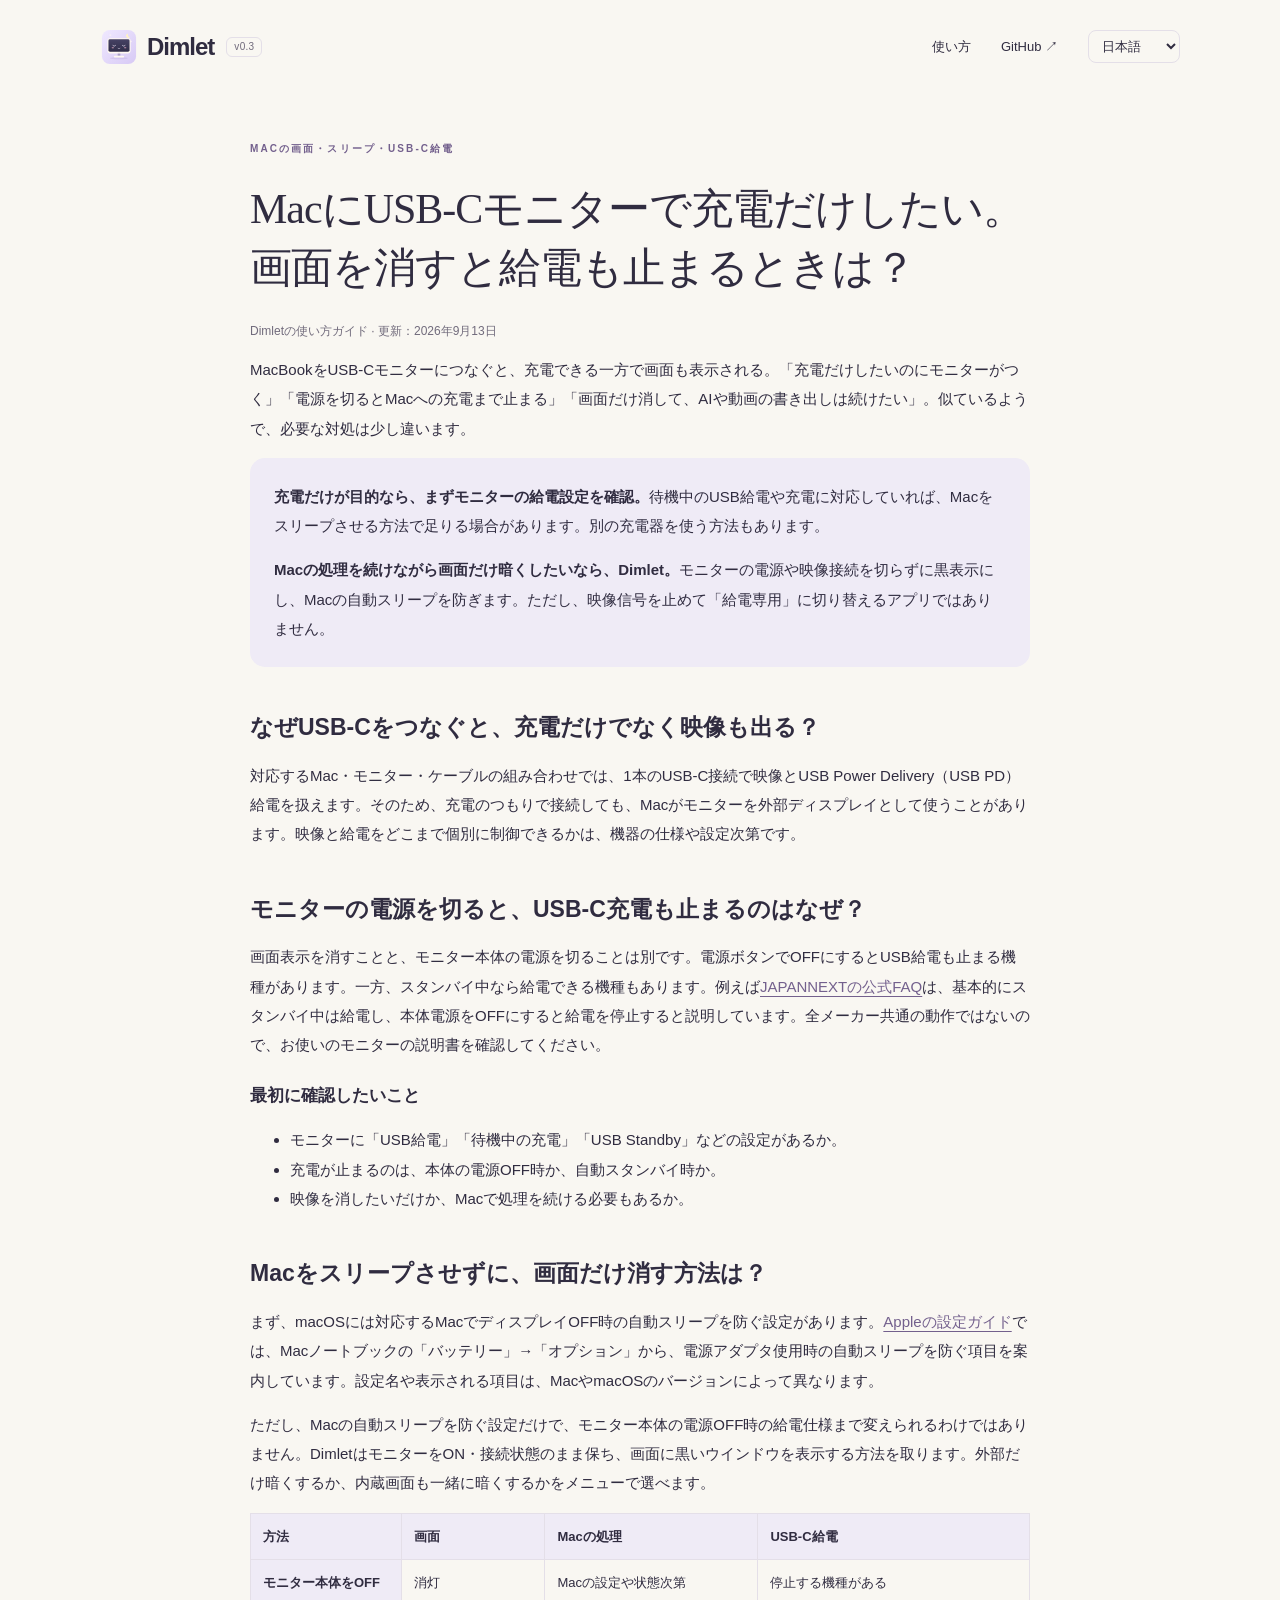
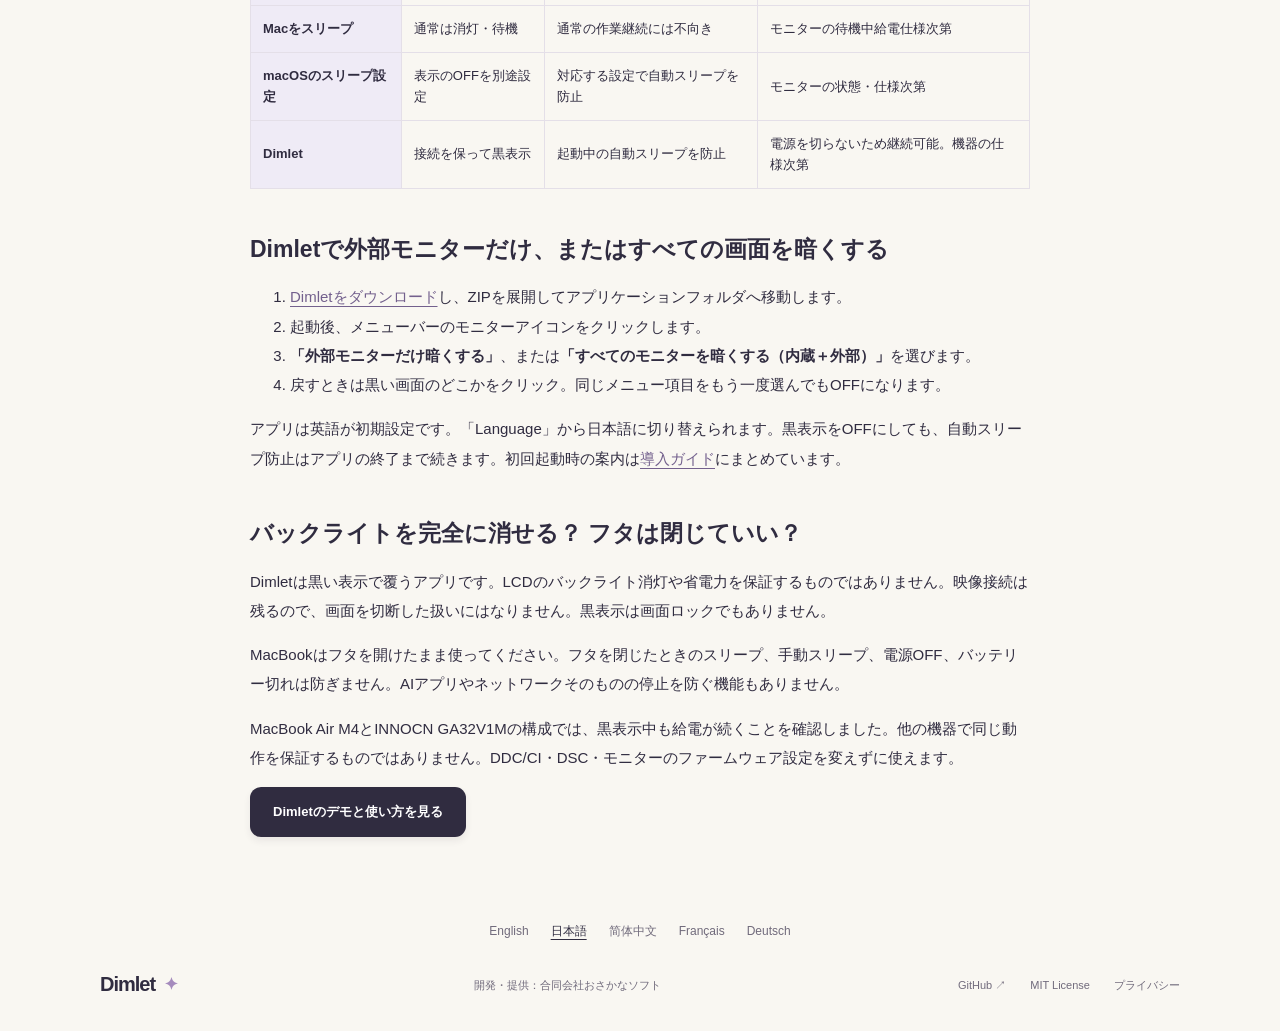
<file: site/ja/mac-usb-c-monitor-charging-screen-off/index.html>
<!doctype html>
<html lang="ja">
<head>
  <meta charset="utf-8">
  <meta name="viewport" content="width=device-width,initial-scale=1">
  <meta name="theme-color" content="#f9f7f2">
  <title>MacにUSB-Cモニターで充電だけしたい｜画面を消すと給電が止まるときの対処 | Dimlet</title>
  <meta name="description" content="MacBookをUSB-Cで充電だけしたいのに画面がつく、モニターをOFFにすると充電が止まる。待機中給電、macOSのスリープ設定、画面だけ暗くする方法の違いを解説します。">
  <meta property="og:title" content="MacにUSB-Cモニターで充電だけしたい｜画面を消すと給電が止まるときの対処">
  <meta property="og:description" content="MacBookをUSB-Cで充電だけしたいのに画面がつく、モニターをOFFにすると充電が止まる。待機中給電、macOSのスリープ設定、画面だけ暗くする方法の違いを解説します。">
  <meta property="og:type" content="website">
  <meta property="og:url" content="https://osakanasoft.github.io/dimlet/ja/mac-usb-c-monitor-charging-screen-off/">
  <meta property="og:image" content="https://osakanasoft.github.io/dimlet/assets/social-v2.png">
  <meta property="og:image:type" content="image/png">
  <meta property="og:image:width" content="1730">
  <meta property="og:image:height" content="909">
  <meta property="og:image:alt" content="Dimlet — 画面を暗くして、Macの作業はそのまま。三日月と、眠そうなモニターのキャラクター。">
  <meta name="twitter:card" content="summary_large_image">
  <meta name="twitter:image" content="https://osakanasoft.github.io/dimlet/assets/social-v2.png">
  <meta name="twitter:image:alt" content="Dimlet — 画面を暗くして、Macの作業はそのまま。三日月と、眠そうなモニターのキャラクター。">
  <link rel="canonical" href="https://osakanasoft.github.io/dimlet/ja/mac-usb-c-monitor-charging-screen-off/">
  <link rel="sitemap" type="application/xml" href="../../sitemap.xml">
  <script type="application/ld+json">{"@context": "https://schema.org", "@type": "Article", "headline": "MacにUSB-Cモニターで充電だけしたい｜画面を消すと給電が止まるときの対処", "description": "MacBookをUSB-Cで充電だけしたいのに画面がつく、モニターをOFFにすると充電が止まる。待機中給電、macOSのスリープ設定、画面だけ暗くする方法の違いを解説します。", "inLanguage": "ja", "mainEntityOfPage": "https://osakanasoft.github.io/dimlet/ja/mac-usb-c-monitor-charging-screen-off/", "datePublished": "2026-09-13", "dateModified": "2026-09-13", "author": {"@type": "Organization", "name": "Osakana Soft LLC", "legalName": "合同会社おさかなソフト", "url": "https://osakanasoft.com/"}}</script>
  <link rel="icon" type="image/svg+xml" href="../../assets/icon.svg">
  <link rel="stylesheet" href="../../style.css?v=ff7a2ff2e688">
  <script src="../../app.js?v=02ac9027086e" defer></script>
</head>
<body>
<a class="skip" href="#main">Skip to content</a>
<header class="nav wrap">
  <a class="brand" href="../../ja/" aria-label="Dimlet home"><img src="../../assets/icon.svg" alt="" width="38" height="38">Dimlet<span class="version">v0.3</span></a>
  <nav aria-label="Main navigation">
    <a class="nav-how" href="../#how" data-i18n="navHow">使い方</a>
    <a href="https://github.com/osakanasoft/dimlet">GitHub <span aria-hidden="true">↗</span></a>
    <label class="language"><span class="sr-only">Language</span><select id="language" aria-label="Language"><option value="en" data-url="../.././">English</option><option value="ja" data-url="../../ja/" selected>日本語</option><option value="zh-Hans" data-url="../../zh-hans/">简体中文</option><option value="fr" data-url="../../fr/">Français</option><option value="de" data-url="../../de/">Deutsch</option></select></label>
  </nav>
</header>
<main id="main" class="article wrap">
<p class="eyebrow">MACの画面・スリープ・USB-C給電</p>
<h1>MacにUSB-Cモニターで充電だけしたい。<br>画面を消すと給電も止まるときは？</h1>
<p class="byline">Dimletの使い方ガイド · 更新：2026年9月13日</p>
<p>MacBookをUSB-Cモニターにつなぐと、充電できる一方で画面も表示される。「充電だけしたいのにモニターがつく」「電源を切るとMacへの充電まで止まる」「画面だけ消して、AIや動画の書き出しは続けたい」。似ているようで、必要な対処は少し違います。</p>
<div class="answer"><p><strong>充電だけが目的なら、まずモニターの給電設定を確認。</strong>待機中のUSB給電や充電に対応していれば、Macをスリープさせる方法で足りる場合があります。別の充電器を使う方法もあります。</p><p><strong>Macの処理を続けながら画面だけ暗くしたいなら、Dimlet。</strong>モニターの電源や映像接続を切らずに黒表示にし、Macの自動スリープを防ぎます。ただし、映像信号を止めて「給電専用」に切り替えるアプリではありません。</p></div>
<h2>なぜUSB-Cをつなぐと、充電だけでなく映像も出る？</h2>
<p>対応するMac・モニター・ケーブルの組み合わせでは、1本のUSB-C接続で映像とUSB Power Delivery（USB PD）給電を扱えます。そのため、充電のつもりで接続しても、Macがモニターを外部ディスプレイとして使うことがあります。映像と給電をどこまで個別に制御できるかは、機器の仕様や設定次第です。</p>
<h2>モニターの電源を切ると、USB-C充電も止まるのはなぜ？</h2>
<p>画面表示を消すことと、モニター本体の電源を切ることは別です。電源ボタンでOFFにするとUSB給電も止まる機種があります。一方、スタンバイ中なら給電できる機種もあります。例えば<a href="https://jp.japannext.com/apps/faq/製品仕様寸法/pd-standby">JAPANNEXTの公式FAQ</a>は、基本的にスタンバイ中は給電し、本体電源をOFFにすると給電を停止すると説明しています。全メーカー共通の動作ではないので、お使いのモニターの説明書を確認してください。</p>
<h3>最初に確認したいこと</h3>
<ul><li>モニターに「USB給電」「待機中の充電」「USB Standby」などの設定があるか。</li><li>充電が止まるのは、本体の電源OFF時か、自動スタンバイ時か。</li><li>映像を消したいだけか、Macで処理を続ける必要もあるか。</li></ul>
<h2>Macをスリープさせずに、画面だけ消す方法は？</h2>
<p>まず、macOSには対応するMacでディスプレイOFF時の自動スリープを防ぐ設定があります。<a href="https://support.apple.com/ja-jp/guide/mac-help/mchle41a6ccd/mac">Appleの設定ガイド</a>では、Macノートブックの「バッテリー」→「オプション」から、電源アダプタ使用時の自動スリープを防ぐ項目を案内しています。設定名や表示される項目は、MacやmacOSのバージョンによって異なります。</p>
<p>ただし、Macの自動スリープを防ぐ設定だけで、モニター本体の電源OFF時の給電仕様まで変えられるわけではありません。DimletはモニターをON・接続状態のまま保ち、画面に黒いウインドウを表示する方法を取ります。外部だけ暗くするか、内蔵画面も一緒に暗くするかをメニューで選べます。</p>
<div class="table-scroll" tabindex="0" role="region" aria-label="画面を暗くする方法の比較"><table><thead><tr><th scope="col">方法</th><th scope="col">画面</th><th scope="col">Macの処理</th><th scope="col">USB-C給電</th></tr></thead><tbody><tr><th scope="row">モニター本体をOFF</th><td>消灯</td><td>Macの設定や状態次第</td><td>停止する機種がある</td></tr><tr><th scope="row">Macをスリープ</th><td>通常は消灯・待機</td><td>通常の作業継続には不向き</td><td>モニターの待機中給電仕様次第</td></tr><tr><th scope="row">macOSのスリープ設定</th><td>表示のOFFを別途設定</td><td>対応する設定で自動スリープを防止</td><td>モニターの状態・仕様次第</td></tr><tr><th scope="row">Dimlet</th><td>接続を保って黒表示</td><td>起動中の自動スリープを防止</td><td>電源を切らないため継続可能。機器の仕様次第</td></tr></tbody></table></div>
<h2>Dimletで外部モニターだけ、またはすべての画面を暗くする</h2>
<ol><li><a href="https://github.com/osakanasoft/dimlet/releases/download/v0.3.0/Dimlet-0.3.0-macos-universal.zip">Dimletをダウンロード</a>し、ZIPを展開してアプリケーションフォルダへ移動します。</li><li>起動後、メニューバーのモニターアイコンをクリックします。</li><li><strong>「外部モニターだけ暗くする」</strong>、または<strong>「すべてのモニターを暗くする（内蔵＋外部）」</strong>を選びます。</li><li>戻すときは黒い画面のどこかをクリック。同じメニュー項目をもう一度選んでもOFFになります。</li></ol>
<p>アプリは英語が初期設定です。「Language」から日本語に切り替えられます。黒表示をOFFにしても、自動スリープ防止はアプリの終了まで続きます。初回起動時の案内は<a href="https://github.com/osakanasoft/dimlet/blob/main/README.ja.md">導入ガイド</a>にまとめています。</p>
<h2>バックライトを完全に消せる？ フタは閉じていい？</h2>
<p>Dimletは黒い表示で覆うアプリです。LCDのバックライト消灯や省電力を保証するものではありません。映像接続は残るので、画面を切断した扱いにはなりません。黒表示は画面ロックでもありません。</p>
<p>MacBookはフタを開けたまま使ってください。フタを閉じたときのスリープ、手動スリープ、電源OFF、バッテリー切れは防ぎません。AIアプリやネットワークそのものの停止を防ぐ機能もありません。</p>
<p>MacBook Air M4とINNOCN GA32V1Mの構成では、黒表示中も給電が続くことを確認しました。他の機器で同じ動作を保証するものではありません。DDC/CI・DSC・モニターのファームウェア設定を変えずに使えます。</p>
<p><a class="button primary" href="../">Dimletのデモと使い方を見る</a></p>
</main>

<nav class="locale-links wrap" aria-label="Language"><a href="../.././" lang="en" hreflang="en">English</a> <a href="../../ja/" lang="ja" hreflang="ja" aria-current="page">日本語</a> <a href="../../zh-hans/" lang="zh-Hans" hreflang="zh-Hans">简体中文</a> <a href="../../fr/" lang="fr" hreflang="fr">Français</a> <a href="../../de/" lang="de" hreflang="de">Deutsch</a></nav>
<footer class="wrap"><a class="brand" href="../../ja/">Dimlet <span aria-hidden="true">✦</span></a><p><a href="https://osakanasoft.com/" data-i18n="company">開発・提供：合同会社おさかなソフト</a></p><div><a href="https://github.com/osakanasoft/dimlet">GitHub ↗</a><a href="https://github.com/osakanasoft/dimlet/blob/main/LICENSE">MIT License</a><a href="../../privacy/#japanese" data-i18n="privacy">プライバシー</a></div></footer>
</body>
</html>
</file>
<file: site/style.css>
:root {
  --paper:#f9f7f2;
  --ink:#302c40;
  --muted:#716b7c;
  --purple:#73608d;
  --line:#e4dfE8;
  --soft:#efebf6
}
* {
  box-sizing:border-box
}
html {
  scroll-behavior:smooth;
  scroll-padding-top:35px
}
body {
  margin:0;
  background:var(--paper);
  color:var(--ink);
  font-family:-apple-system,BlinkMacSystemFont,"Segoe UI",sans-serif;
  font-size:15px;
  line-height:1.65
}
a {
  color:inherit;
  text-decoration:none
}
button,select {
  font:inherit
}
button,a,select,summary {
  -webkit-tap-highlight-color:transparent
}
a:focus-visible,button:focus-visible,select:focus-visible,summary:focus-visible {
  outline:3px solid #8569b1;
  outline-offset:6px
}
a:hover {
  color:var(--purple)
}
.wrap {
  width:min(1080px,calc(100% - 64px));
  margin-inline:auto
}
.nav {
  display:flex;
  justify-content:space-between;
  align-items:center;
  padding-block:27px
}
.brand {
  font-size:24px;
  font-weight:730;
  letter-spacing:-1px;
  display:flex;
  align-items:center;
  gap:9px
}
.version {
  font-size:10px;
  letter-spacing:.3px;
  border:1px solid var(--line);
  padding:1px 7px;
  border-radius:6px;
  color:var(--muted);
  font-weight:500;
  margin-left:3px
}
nav {
  display:flex;
  align-items:center;
  gap:30px;
  font-size:13px
}
.language select {
  border:1px solid var(--line);
  color:var(--ink);
  background:transparent;
  border-radius:8px;
  padding:7px 9px;
  max-width:118px;
  cursor:pointer
}
.hero {
  text-align:center;
  padding-top:68px
}
.eyebrow {
  font-size:10px;
  font-weight:650;
  letter-spacing:2.1px;
  color:var(--purple);
  margin:0 0 22px
}
.tiny-star {
  font-size:16px;
  margin-right:6px
}
h1,h2,h3,p {
  margin-top:0
}
h1 {
  font:normal clamp(46px,6.5vw,78px)/1.06 Georgia,"Times New Roman",serif;
  letter-spacing:-3.7px;
  margin-bottom:25px
}
h1 em {
  color:var(--purple);
  font-weight:normal
}
html:not([lang=en]) h1 {
  font-size:clamp(38px,5.2vw,65px);
  letter-spacing:-1.5px;
  line-height:1.25
}
.intro {
  max-width:535px;
  margin:0 auto 28px;
  font-size:16px;
  color:var(--muted);
  line-height:1.75
}
.actions {
  display:flex;
  align-items:center;
  justify-content:center;
  gap:12px
}
.button {
  display:inline-flex;
  align-items:center;
  justify-content:center;
  gap:10px;
  border-radius:11px;
  font-size:13px;
  font-weight:600;
  min-height:49px;
  padding:12px 23px;
  transition:transform .2s,background .2s
}
.button:hover {
  transform:translateY(-2px)
}
.primary {
  background:var(--ink);
  color:#fff;
  box-shadow:0 4px 7px #302c4014
}
.primary:hover {
  background:#524564;
  color:white
}
.secondary {
  border:1px solid #dcd5e6;
  background:#f3eff8;
  color:#645572
}
.compat {
  font-size:11px;
  color:#797280;
  margin-top:15px;
  margin-bottom:46px
}
.demo {
  position:relative;
  overflow:hidden;
  background:#eee9f5;
  border:1px solid #e2dbec;
  border-radius:22px;
  padding:22px 30px 16px;
  max-width:900px;
  margin:auto;
  transition:background .7s;
  box-shadow:0 14px 40px #55406706
}
.demo[data-blackout=true] {
  background:#e4dfef
}
.demo-top {
  display:flex;
  justify-content:space-between;
  gap:10px;
  align-items:center;
  color:#83758e
}
.demo-label {
  font-size:9px;
  letter-spacing:1.8px;
  font-weight:600
}
.live-label {
  display:flex;
  align-items:center;
  gap:6px;
  font-size:10px
}
.live-label i,.working i {
  width:5px;
  height:5px;
  background:#6d8978;
  border-radius:50%
}
.scene {
  height:306px;
  position:relative;
  max-width:735px;
  margin:0 auto
}
.monitor {
  position:absolute;
  top:46px;
  width:44%;
  z-index:1;
  filter:drop-shadow(0 9px 9px #5a466713)
}
.monitor-left {
  left:3%;
  transform:rotate(-4deg)
}
.monitor-right {
  right:3%;
  transform:rotate(4deg)
}
.monitor-screen {
  height:166px;
  padding:7px;
  background:#52465e;
  border-radius:12px 12px 0 0;
  position:relative;
  overflow:hidden
}
.wallpaper {
  position:absolute;
  inset:7px;
  border-radius:6px 6px 1px 1px;
  transition:opacity .7s;
  overflow:hidden
}
.wallpaper-one {
  background:radial-gradient(ellipse at 30% 80%,#dca6ae 0 12%,transparent 60%),linear-gradient(135deg,#b7a0cb,#e8bec2 60%,#f3d1b3)
}
.wallpaper-two {
  background:radial-gradient(ellipse at 80% 110%,#9894bc 0 12%,transparent 65%),linear-gradient(145deg,#e5d0ec,#b8b8cf 65%,#a7b5b7)
}
.wallpaper:after {
  content:"";
  position:absolute;
  width:120%;
  height:160%;
  border-radius:45%;
  background:#fff3;
  left:30%;
  top:15%;
  transform:rotate(-30deg)
}
.monitor-chin {
  height:16px;
  border-radius:0 0 9px 9px;
  background:#cec5d9;
  display:grid;
  place-items:center
}
.monitor-chin i {
  width:3px;
  height:3px;
  background:#9688a6;
  border-radius:50%
}
.stand {
  height:33px;
  width:33px;
  background:linear-gradient(#ada1bd,#c6bdd2);
  margin:auto
}
.foot {
  height:7px;
  width:98px;
  border-radius:6px;
  background:#c0b6cd;
  margin:auto
}
.sleep-face {
  position:absolute;
  inset:7px;
  display:flex;
  flex-direction:column;
  align-items:center;
  justify-content:center;
  background:#24212f;
  border-radius:6px 6px 1px 1px;
  color:#ad9ebb;
  opacity:0;
  transition:opacity .7s;
  font-size:28px;
  line-height:1.2
}
.sleep-face b {
  font-size:17px;
  font-weight:400;
  color:#bea5b7
}
.demo[data-blackout=true] .wallpaper {
  opacity:0
}
.demo[data-blackout=true] .sleep-face {
  opacity:1
}
.laptop {
  position:absolute;
  z-index:3;
  top:169px;
  left:50%;
  width:215px;
  transform:translateX(-50%);
  filter:drop-shadow(0 6px 8px #4d405323)
}
.laptop-screen {
  height:132px;
  background:#302c3d;
  border:6px solid #665c73;
  border-radius:9px 9px 0 0;
  overflow:hidden
}
.editor-bar {
  height:17px;
  background:#3d354c;
  display:flex;
  align-items:center;
  gap:3px;
  padding:0 7px
}
.editor-bar i {
  width:3px;
  height:3px;
  border-radius:50%;
  background:#ad89a5
}
.editor-bar i:nth-child(2) {
  background:#c3ac7a
}
.editor-bar i:nth-child(3) {
  background:#8da792
}
.editor-bar span {
  font:6px monospace;
  color:#b8acc8;
  margin:auto
}
.editor-body {
  padding:12px 16px
}
.code-line {
  display:block;
  background:#a292ba80;
  height:3px;
  width:75%;
  margin-bottom:7px;
  border-radius:2px
}
.code-line:nth-child(2) {
  width:44%;
  margin-left:9px;
  background:#c8b09080
}
.code-line:nth-child(3) {
  width:63%;
  margin-left:9px
}
.code-line:nth-child(4) {
  width:35%;
  margin-left:9px;
  background:#a2bbaa80
}
.code-line:nth-child(5) {
  width:53%
}
.working {
  font:7px monospace;
  color:#b9c8bd;
  display:flex;
  align-items:center;
  gap:5px;
  margin-top:10px
}
.working i {
  background:#a4c5ae;
  width:4px;
  height:4px
}
.laptop-base {
  height:7px;
  width:237px;
  margin-left:-11px;
  background:#b8aebf;
  border-radius:1px 1px 9px 9px
}
.desk-line {
  position:absolute;
  bottom:-2px;
  width:92%;
  left:4%;
  height:1px;
  background:#c3b5d34f
}
.spark {
  position:absolute;
  color:#b5a2cc
}
.spark-one {
  left:0;
  top:12px;
  font-size:28px
}
.spark-two {
  right:0;
  bottom:14px;
  font-size:18px
}
.moon {
  position:absolute;
  right:18%;
  top:3px;
  font-size:30px;
  color:#ac96c0;
  transform:rotate(-20deg);
  opacity:0;
  transition:opacity .7s
}
.demo[data-blackout=true] .moon {
  opacity:1
}
.demo-control {
  position:relative;
  z-index:4;
  display:flex;
  align-items:center;
  gap:12px;
  text-align:left;
  border:1px solid #e3dce9;
  border-radius:14px;
  background:#fcfafdee;
  padding:14px 18px;
  width:min(455px,100%);
  margin:25px auto 0;
  box-shadow:0 4px 13px #5648660b
}
.demo-control strong {
  font-size:12px;
  font-weight:600;
  display:block;
  line-height:1.5
}
.demo-control div>span {
  display:block;
  font-size:10px;
  color:var(--muted);
  margin-top:2px
}
.demo-control button {
  flex-shrink:0;
  margin-left:auto;
  background:#c8c2d0;
  border:0;
  padding:3px;
  width:40px;
  height:24px;
  border-radius:99px;
  cursor:pointer;
  transition:background .3s
}
.demo-control button>span {
  display:block;
  background:white;
  border-radius:50%;
  width:18px;
  height:18px;
  box-shadow:0 1px 3px #0002;
  transition:transform .3s
}
.demo-control button[aria-checked=true] {
  background:#89739f
}
.demo-control button[aria-checked=true]>span {
  transform:translateX(16px)
}
.demo-note {
  font-size:9px;
  margin:12px 0 0;
  color:#81758b
}
.benefits {
  display:grid;
  grid-template-columns:repeat(3,1fr);
  gap:50px;
  padding:65px 26px 73px;
  border-bottom:1px solid var(--line)
}
.feature-icon {
  display:grid;
  place-items:center;
  width:34px;
  height:34px;
  border-radius:10px;
  background:#ebe5f2;
  color:#847094;
  font-size:24px;
  margin-bottom:17px
}
.benefits h2 {
  font-size:15px;
  letter-spacing:-.25px;
  margin-bottom:10px;
  font-weight:600
}
.benefits p {
  font-size:13px;
  color:var(--muted);
  margin:0;
  line-height:1.8
}
.how {
  display:grid;
  grid-template-columns:1fr 1fr;
  gap:90px;
  padding:87px 26px;
  border-bottom:1px solid var(--line)
}
.section-heading h2,.questions h2,.closing h2 {
  font:normal 43px/1.2 Georgia,serif;
  letter-spacing:-1.5px;
  margin-bottom:24px
}
.section-heading .eyebrow {
  margin-bottom:20px
}
.text-link {
  font-size:12px;
  border-bottom:1px solid #c7b8d6;
  padding-bottom:5px;
  color:var(--purple)
}
.steps {
  list-style:none;
  padding:0;
  margin:0;
  display:flex;
  flex-direction:column;
  gap:30px
}
.steps li {
  display:flex;
  gap:21px
}
.step-number {
  font-size:11px;
  letter-spacing:1px;
  color:#9b88af;
  margin-top:2px
}
.steps h3 {
  font-size:14px;
  font-weight:600;
  margin-bottom:7px
}
.steps p {
  font-size:13px;
  color:var(--muted);
  margin:0;
  line-height:1.8
}
.questions {
  max-width:750px;
  padding-block:72px
}
.questions .eyebrow {
  margin-bottom:15px
}
.questions h2 {
  font-size:38px;
  margin-bottom:30px
}
.questions details {
  border-bottom:1px solid var(--line)
}
.questions summary {
  list-style:none;
  cursor:pointer;
  font-size:14px;
  padding:19px 32px 19px 0;
  position:relative
}
.questions summary::-webkit-details-marker {
  display:none
}
.questions summary:after {
  content:"+";
  position:absolute;
  right:4px;
  color:#8e7e9e;
  font-size:20px;
  top:13px
}
.questions details[open] summary:after {
  content:"−"
}
.questions details p {
  font-size:13px;
  color:var(--muted);
  padding-right:28px;
  max-width:660px;
  line-height:1.9;
  margin-bottom:23px
}
.closing {
  text-align:center;
  border-radius:21px;
  background:#eee9f3;
  padding:39px 24px 43px;
  margin-bottom:56px
}
.closing img {
  margin-bottom:15px
}
.closing h2 {
  font-size:43px;
  margin-bottom:23px
}
.closing>span {
  display:block;
  font-size:10px;
  color:var(--muted);
  margin-top:14px
}
footer {
  display:flex;
  align-items:center;
  justify-content:space-between;
  gap:20px;
  padding:0 0 30px
}
footer .brand {
  font-size:20px
}
footer .brand span {
  color:#a58bbd;
  font-size:17px
}
footer p {
  font-size:11px;
  color:var(--muted);
  margin:0
}
footer>div {
  display:flex;
  gap:24px;
  font-size:11px;
  color:var(--muted)
}
.sr-only,.skip:not(:focus) {
  position:absolute;
  width:1px;
  height:1px;
  overflow:hidden;
  clip-path:inset(50%)
}
.skip:focus {
  position:absolute;
  top:12px;
  left:12px;
  padding:10px;
  background:white;
  z-index:10
}

@media(max-width:700px) {
  .wrap {
  width:calc(100% - 36px)
}
.nav {
  padding-block:20px
}
.brand {
  font-size:21px
}
.brand img {
  width:32px;
  height:32px
}
.version,.nav-how {
  display:none
}
nav {
  gap:16px;
  font-size:12px
}
.language select {
  font-size:11px;
  max-width:92px
}
.hero {
  padding-top:43px
}
h1 {
  font-size:49px;
  letter-spacing:-2px
}
html:not([lang=en]) h1 {
  font-size:37px
}
.eyebrow {
  font-size:8px;
  letter-spacing:1.6px
}
.intro {
  font-size:14px;
  max-width:410px
}
.compat {
  font-size:9px;
  margin-bottom:31px
}
.actions {
  gap:9px
}
.button {
  font-size:11px;
  padding:11px 15px;
  min-height:46px
}
.demo {
  padding:16px 12px 13px;
  border-radius:15px
}
.demo-label {
  font-size:7px;
  letter-spacing:1px
}
.live-label {
  font-size:8px
}
.scene {
  height:235px
}
.monitor {
  top:45px;
  width:45%
}
.monitor-left {
  left:1%
}
.monitor-right {
  right:1%
}
.monitor-screen {
  height:112px;
  padding:5px;
  border-radius:8px 8px 0 0
}
.wallpaper,.sleep-face {
  inset:5px
}
.sleep-face {
  font-size:21px
}
.stand {
  height:28px;
  width:23px
}
.foot {
  width:64px;
  height:5px
}
.laptop {
  top:142px;
  width:155px
}
.laptop-screen {
  height:93px;
  border-width:4px
}
.laptop-base {
  width:171px;
  margin-left:-8px;
  height:5px
}
.editor-bar {
  height:12px
}
.editor-body {
  padding:8px 11px
}
.code-line {
  height:2px;
  margin-bottom:5px
}
.working {
  margin-top:6px;
  font-size:6px
}
.spark-one {
  font-size:21px
}
.moon {
  font-size:24px;
  top:13px
}
.demo-control {
  margin-top:22px;
  padding:11px 12px;
  gap:8px
}
.demo-control img {
  width:34px;
  height:34px
}
.demo-control strong {
  font-size:10px
}
.demo-control div>span {
  font-size:8px
}
.demo-note {
  font-size:8px
}
.benefits {
  grid-template-columns:1fr;
  gap:28px;
  padding:40px 6px
}
.benefits article {
  display:grid;
  grid-template-columns:34px 1fr;
  column-gap:15px
}
.feature-icon {
  grid-row:span 2;
  margin-bottom:0
}
.benefits h2 {
  margin-bottom:5px
}
.benefits p {
  font-size:12px
}
.how {
  grid-template-columns:1fr;
  gap:36px;
  padding:48px 6px
}
.section-heading h2 {
  font-size:35px
}
.questions {
  padding-block:45px
}
.questions h2 {
  font-size:33px
}
.questions summary {
  font-size:13px
}
.closing {
  padding-block:30px;
  margin-bottom:30px
}
.closing h2 {
  font-size:36px
}
.closing img {
  width:68px;
  height:68px
}
footer {
  flex-wrap:wrap;
  gap:16px;
  padding-bottom:23px
}
footer p {
  order:3;
  flex-basis:100%;
  font-size:10px
}
footer>div {
  font-size:10px;
  gap:16px
}

}

@media(prefers-reduced-motion:reduce) {
  html {
  scroll-behavior:auto
}
*,*:before,*:after {
  transition:none!important;
  animation:none!important
}

}

.section-heading h2,.closing h2 {
  white-space:pre-line
}
html[lang=fr] .demo-control,html[lang=de] .demo-control {
  width:min(520px,100%)
}


/* Choose a preview scope without touching the visitor's real screens. */
.mode-picker { display:flex; justify-content:center; gap:5px; margin:24px auto 0; flex-wrap:wrap; }
.mode-picker button { border:1px solid #d8cfe2; background:transparent; color:#685977; border-radius:8px; padding:8px 12px; font-size:11px; cursor:pointer; }
.mode-picker button[aria-pressed=true] { background:#fcfaff; color:#302c40; border-color:#a594b9; }
.mode-picker + .demo-control { margin-top:12px; }
.laptop-screen { position:relative; }
.laptop-screen:after { content:""; position:absolute; inset:0; background:#24212f; opacity:0; transition:opacity .7s; pointer-events:none; }
.demo[data-blackout=true][data-mode=allDisplays] .laptop-screen:after { opacity:1; }
@media(max-width:700px) { .mode-picker button { font-size:10px; padding:7px 9px; } }
.why { padding:66px 26px 0; }
.why h2 { font:normal 39px/1.35 Georgia,serif; letter-spacing:-1px; white-space:pre-line; margin-bottom:28px; }
.pain-grid { display:grid; grid-template-columns:1fr 1fr; gap:24px; }
.pain-grid article { border:1px solid var(--line); padding:24px; border-radius:15px; }
.pain-grid h3 { font-size:16px; margin-bottom:10px; }
.pain-grid p,.solution { color:var(--muted); font-size:14px; line-height:1.9; margin-bottom:0; }
.solution { margin-top:23px; }
.honest-note { color:var(--muted); font-size:12px; line-height:1.9; border-left:2px solid #c8b8d7; padding-left:17px; margin-top:20px; }
.reading { margin-top:25px; background:var(--soft); border-radius:12px; padding:18px 22px; }
.reading strong { display:block; font-size:14px; margin-bottom:5px; }
.reading a { color:var(--purple); text-decoration:underline; text-underline-offset:4px; font-size:13px; }
.locale-links { display:flex; justify-content:center; gap:22px; flex-wrap:wrap; padding:0 0 27px; font-size:12px; color:var(--muted); }
.locale-links [aria-current=page] { color:var(--ink); text-decoration:underline; text-underline-offset:4px; }
.article { max-width:780px; padding-block:45px 70px; }
.article h1 { font-size:42px!important; line-height:1.4!important; letter-spacing:-1px!important; margin-bottom:22px; }
.article h2 { font-size:23px; line-height:1.6; margin:42px 0 15px; }
.article h3 { font-size:17px; margin:23px 0 10px; }
.article p,.article li { line-height:1.95; }
.article a { color:var(--purple); text-decoration:underline; text-underline-offset:4px; }
.article .answer { border-radius:15px; background:var(--soft); padding:24px; }
.article .answer p:last-child { margin-bottom:0; }
.article .byline { font-size:12px; color:var(--muted); }
.article .table-scroll { overflow-x:auto; }
.article table { width:100%; min-width:570px; border-collapse:collapse; font-size:13px; }
.article th,.article td { padding:12px; border:1px solid var(--line); text-align:left; }
.article th { background:var(--soft); }
.article .button { color:white; text-decoration:none; }
@media(max-width:700px) { .why { padding:43px 6px 0; } .why h2 { font-size:29px; } .pain-grid { grid-template-columns:1fr; gap:14px; } .pain-grid article { padding:19px; } .pain-grid h3 { font-size:14px; } .pain-grid p,.solution { font-size:13px; } .article { padding-top:24px; } .article h1 { font-size:29px!important; } .locale-links { gap:16px; } }
</file>
